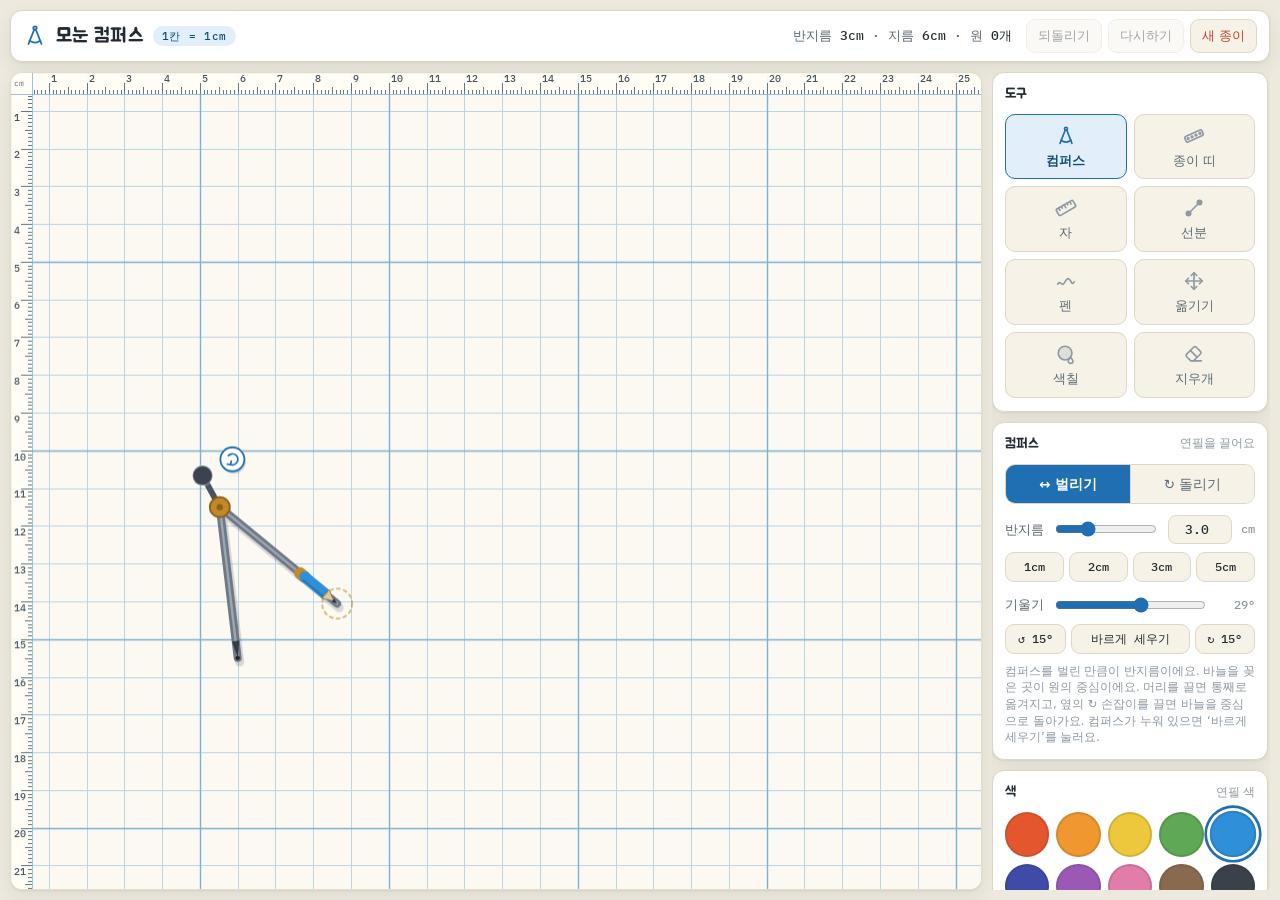
<file: index.html>
<!doctype html>
<html lang="ko">
<head>
<meta charset="utf-8">
<meta name="viewport" content="width=device-width, initial-scale=1, viewport-fit=cover">
<title>모눈 컴퍼스</title>
<meta name="description" content="모눈종이 위에서 컴퍼스·종이 띠·자로 원을 그려 보는 수학 도구">
<meta name="theme-color" content="#1F6FB2">
<meta name="mobile-web-app-capable" content="yes">
<meta name="apple-mobile-web-app-capable" content="yes">
<meta name="apple-mobile-web-app-title" content="모눈 컴퍼스">
<meta name="apple-mobile-web-app-status-bar-style" content="default">
<link rel="manifest" href="manifest.webmanifest">
<link rel="icon" type="image/png" sizes="32x32" href="icons/favicon-32.png">
<link rel="apple-touch-icon" href="icons/apple-touch-icon.png">
<style>
/* 글꼴은 앱 안에 들어 있다 — 인터넷이 없어도 같은 모습 */
@font-face{font-family:Jua;font-style:normal;font-weight:400;font-display:swap;src:url(fonts/jua-sub.woff2) format("woff2")}
@font-face{font-family:"IBM Plex Mono";font-style:normal;font-weight:500;font-display:swap;src:url(fonts/ibm-plex-mono-latin-500-normal.woff2) format("woff2")}
</style>
<style>
:root{
  /* 종이 — 두 테마에서 동일하게 유지한다. 도화지는 도화지다. */
  --paper:#FBF9F2;
  --paper-grid:#B9D5E6;
  --paper-grid5:#7EB1D0;
  --paper-edge:#E4DCC7;
  --ruler:rgba(255,253,246,.92);

  /* UI 크롬 — 테마에 따라 바뀐다 */
  --bg:#EDE9DE;
  --panel:#FFFFFF;
  --panel-2:#F6F2E8;
  --line:#DED7C5;
  --ink:#232A31;
  --ink-2:#5E6A75;
  --ink-3:#8E99A3;
  --accent:#1F6FB2;
  --accent-soft:#E2EFFA;
  --accent-ink:#0F4C82;
  --brass:#C2892C;
  --steel:#6E7886;
  --danger:#BE4529;
  --danger-soft:#FBEAE5;
  --shadow:0 1px 2px rgba(35,42,49,.07), 0 6px 18px rgba(35,42,49,.07);
  --r:12px;
}
@media (prefers-color-scheme:dark){
  :root:not([data-theme="light"]){
    --bg:#121A23;
    --panel:#1A242F;
    --panel-2:#16202A;
    --line:#2A3947;
    --ink:#E9F0F6;
    --ink-2:#A6B6C4;
    --ink-3:#77889A;
    --accent:#63B6EE;
    --accent-soft:#1B3448;
    --accent-ink:#BEE0FA;
    --brass:#DDA64B;
    --steel:#95A3B4;
    --danger:#EE8468;
    --danger-soft:#38221C;
    --shadow:0 1px 2px rgba(0,0,0,.35), 0 8px 24px rgba(0,0,0,.30);
  }
}
:root[data-theme="dark"]{
  --bg:#121A23;
  --panel:#1A242F;
  --panel-2:#16202A;
  --line:#2A3947;
  --ink:#E9F0F6;
  --ink-2:#A6B6C4;
  --ink-3:#77889A;
  --accent:#63B6EE;
  --accent-soft:#1B3448;
  --accent-ink:#BEE0FA;
  --brass:#DDA64B;
  --steel:#95A3B4;
  --danger:#EE8468;
  --danger-soft:#38221C;
  --shadow:0 1px 2px rgba(0,0,0,.35), 0 8px 24px rgba(0,0,0,.30);
}

*,*::before,*::after{box-sizing:border-box}
html{
  height:100%;
  padding-top:env(safe-area-inset-top,0px);
  padding-bottom:env(safe-area-inset-bottom,0px);
}
body{
  height:100%;
  margin:0;
  background:var(--bg);
  color:var(--ink);
  font-family:"Gothic A1","Malgun Gothic","Apple SD Gothic Neo",system-ui,sans-serif;
  font-size:14px;
  line-height:1.5;
  -webkit-text-size-adjust:100%;
}
img{max-width:100%}
[hidden]{display:none!important}
:focus-visible{outline:2.5px solid var(--accent);outline-offset:2px;border-radius:6px}

/* ---------- 뼈대 ---------- */
.app{
  height:100%;
  display:grid;
  grid-template-columns:1fr 278px;
  grid-template-rows:auto 1fr;
  gap:10px;
  padding:10px;
}

/* ---------- 상단 바 ---------- */
.topbar{
  grid-column:1/-1;
  display:flex;align-items:center;gap:14px;flex-wrap:wrap;
  background:var(--panel);
  border:1px solid var(--line);
  border-radius:var(--r);
  padding:8px 12px;
  box-shadow:var(--shadow);
}
.brand{display:flex;align-items:center;gap:9px;min-width:0}
.brand svg{flex:none;color:var(--accent)}
.brand h1{
  font-family:Jua,"Gothic A1",sans-serif;
  font-size:20px;font-weight:400;margin:0;letter-spacing:.01em;
  white-space:nowrap;
}
.tag{
  font-family:"IBM Plex Mono","Gothic A1",monospace;
  font-size:11px;letter-spacing:.06em;
  color:var(--accent-ink);background:var(--accent-soft);
  border-radius:999px;padding:2px 9px;white-space:nowrap;
}
.readout{
  font-family:"IBM Plex Mono","Gothic A1",monospace;
  font-variant-numeric:tabular-nums;
  font-size:13px;color:var(--ink-2);
  margin-inline-start:auto;
  white-space:nowrap;
}
.readout b{color:var(--ink);font-weight:500}
.topacts{display:flex;gap:6px;flex-wrap:wrap}

/* ---------- 버튼 ---------- */
button{font:inherit;color:inherit;cursor:pointer}
.btn{
  background:var(--panel-2);
  border:1px solid var(--line);
  border-radius:9px;
  padding:6px 11px;
  font-size:13px;
  transition:background .12s, border-color .12s, transform .06s;
}
.btn:hover:not(:disabled){background:var(--accent-soft);border-color:var(--accent)}
.btn:active:not(:disabled){transform:translateY(1px)}
.btn:disabled{opacity:.42;cursor:not-allowed}
.btn.danger{color:var(--danger)}
.btn.danger:hover:not(:disabled){background:var(--danger-soft);border-color:var(--danger)}

/* ---------- 종이 ---------- */
.stage{position:relative;min-width:0;min-height:0}
.paper-frame{
  position:absolute;inset:0;
  border:1px solid var(--paper-edge);
  border-radius:var(--r);
  overflow:hidden;
  background:var(--paper);
  box-shadow:var(--shadow);
}
#paper{display:block;width:100%;height:100%;touch-action:none;cursor:crosshair}
.toast{
  position:absolute;left:50%;bottom:16px;transform:translateX(-50%);
  background:#232A31;color:#FBF9F2;
  font-size:13.5px;padding:8px 16px;border-radius:999px;
  box-shadow:0 6px 20px rgba(0,0,0,.28);
  pointer-events:none;
  animation:pop .28s ease-out;
  max-width:calc(100% - 32px);text-align:center;
}
@keyframes pop{from{opacity:0;transform:translate(-50%,10px)}to{opacity:1;transform:translate(-50%,0)}}
@media (prefers-reduced-motion:reduce){
  .toast{animation:none}
  .btn:active:not(:disabled){transform:none}
}

/* ---------- 도구 패널 ---------- */
.panel{
  min-height:0;overflow-y:auto;overscroll-behavior:contain;
  display:flex;flex-direction:column;gap:10px;
  padding-right:2px;
}
.card{
  background:var(--panel);
  border:1px solid var(--line);
  border-radius:var(--r);
  padding:11px 12px 13px;
  box-shadow:var(--shadow);
}
.card h2{
  font-family:Jua,"Gothic A1",sans-serif;font-weight:400;
  font-size:14px;margin:0 0 9px;color:var(--ink);
  display:flex;align-items:center;gap:7px;
}
.card h2 .note{
  font-family:"Gothic A1",sans-serif;font-size:11.5px;color:var(--ink-3);margin-inline-start:auto;
}

.tools{display:grid;grid-template-columns:1fr 1fr;gap:7px}
.tool{
  display:flex;flex-direction:column;align-items:center;gap:5px;
  background:var(--panel-2);border:1.5px solid var(--line);
  border-radius:10px;padding:10px 4px 8px;
  font-size:12.5px;color:var(--ink-2);
  transition:background .12s,border-color .12s,color .12s;
}
.tool svg{color:var(--ink-3);transition:color .12s}
.tool:hover{border-color:var(--accent);color:var(--ink)}
.tool[aria-pressed="true"]{
  background:var(--accent-soft);border-color:var(--accent);
  color:var(--accent-ink);font-weight:700;
}
.tool[aria-pressed="true"] svg{color:var(--accent)}

.seg{display:grid;grid-template-columns:1fr 1fr;gap:0;border:1.5px solid var(--line);border-radius:10px;overflow:hidden;margin-bottom:11px}
.seg.seg3{grid-template-columns:1fr 1fr 1fr}
.seg.seg3 button{font-size:12.5px}
.seg button{
  background:var(--panel-2);border:0;padding:9px 4px;
  font-size:13.5px;color:var(--ink-2);
  display:flex;align-items:center;justify-content:center;gap:6px;
}
.seg button+button{border-left:1.5px solid var(--line)}
.seg button[aria-pressed="true"]{background:var(--accent);color:#fff;font-weight:700}
.seg .hintline{display:block;font-size:11px;color:var(--ink-3);margin-top:-6px}

.field{display:flex;align-items:center;gap:9px;margin-bottom:8px}
.field label{font-size:13px;color:var(--ink-2);white-space:nowrap}
input[type=range]{flex:1;min-width:0;accent-color:var(--accent);height:22px}
.num{
  width:64px;padding:5px 7px;text-align:right;
  font-family:"IBM Plex Mono","Gothic A1",monospace;font-variant-numeric:tabular-nums;
  font-size:13px;background:var(--panel-2);color:var(--ink);
  border:1px solid var(--line);border-radius:8px;
}
.unit{font-family:"IBM Plex Mono",monospace;font-size:12px;color:var(--ink-3)}
.stepbtns{display:flex;gap:5px}
.stepbtns .btn{flex:1;padding:5px 0;font-family:"IBM Plex Mono",monospace;font-size:12px}

.swatches{display:grid;grid-template-columns:repeat(5,1fr);gap:7px}
.sw{
  aspect-ratio:1;border-radius:50%;border:2px solid rgba(35,42,49,.14);
  padding:0;transition:transform .1s, box-shadow .12s;
}
.sw:hover{transform:scale(1.1)}
.sw[aria-pressed="true"]{
  box-shadow:0 0 0 2.5px var(--panel),0 0 0 5px var(--accent);
  transform:scale(1.06);
}

.checks{display:flex;flex-direction:column;gap:2px}
.chk{
  display:flex;align-items:center;gap:9px;
  padding:5px 6px;border-radius:8px;cursor:pointer;font-size:13.5px;
}
.chk:hover{background:var(--panel-2)}
.chk input{width:17px;height:17px;accent-color:var(--accent);flex:none;cursor:pointer}
.chk .dash{flex:none;width:22px;height:0;border-top-width:2.5px;border-radius:2px}

.selinfo{
  font-family:"IBM Plex Mono","Gothic A1",monospace;font-variant-numeric:tabular-nums;
  font-size:12.5px;color:var(--ink-2);
  background:var(--panel-2);border-radius:8px;padding:7px 10px;margin-bottom:9px;
}
.selinfo em{font-style:normal;color:var(--ink);font-weight:500}
.rowbtns{display:flex;gap:6px}
.rowbtns .btn{flex:1;text-align:center}

.btn.save{
  width:100%;padding:10px;font-size:14px;font-weight:700;
  background:var(--accent);border-color:var(--accent);color:#fff;
}
.btn.save:hover:not(:disabled){background:var(--accent-ink);border-color:var(--accent-ink)}
.btn.link{
  width:100%;background:none;border:0;padding:7px 0 0;
  font-size:12px;color:var(--accent);text-decoration:underline;text-underline-offset:2px;
}
.btn.link:hover{color:var(--accent-ink)}
.savenote{font-size:11.5px;color:var(--ink-3);margin:9px 0 0;line-height:1.45}
.sizehint{
  display:block;margin-top:7px;
  font-family:"IBM Plex Mono","Gothic A1",monospace;font-variant-numeric:tabular-nums;
  font-size:11.5px;color:var(--ink-2);
}

/* 저장 기능이 막힌 화면에서 직접 내려받을 수 있게 보여 주는 창 */
.peek{
  position:fixed;inset:0;z-index:50;
  background:rgba(18,26,35,.78);
  display:grid;place-items:center;padding:20px;
}
.peek-box{
  background:var(--panel);border-radius:14px;padding:16px;
  max-width:min(760px,100%);max-height:100%;overflow:auto;
  display:flex;flex-direction:column;gap:11px;
  box-shadow:0 20px 60px rgba(0,0,0,.4);
}
.peek-box p{margin:0;font-size:13px;color:var(--ink-2);line-height:1.5}
.peek-box textarea{
  font-family:"IBM Plex Mono",monospace;font-size:11px;line-height:1.5;
  width:100%;resize:vertical;padding:9px;border-radius:8px;
  border:1px solid var(--line);background:var(--panel-2);color:var(--ink);
  word-break:break-all;
}
.peek-box img{
  display:block;max-width:100%;border-radius:8px;
  background:
    linear-gradient(45deg,#DED8C8 25%,transparent 25%,transparent 75%,#DED8C8 75%),
    linear-gradient(45deg,#DED8C8 25%,#F6F2E8 25%,#F6F2E8 75%,#DED8C8 75%);
  background-size:16px 16px;background-position:0 0,8px 8px;
}

/* 순서가 실제로 의미 있는 곳 — 컴퍼스 사용 절차.
   li 를 grid 로 두면 <b> 와 그 뒤 글월이 서로 다른 칸으로 흩어진다. 글월은 한 흐름으로 두고
   번호만 따로 띄운다. */
.steps{list-style:none;margin:0;padding:0;counter-reset:s;display:flex;flex-direction:column;gap:10px}
.steps li{
  counter-increment:s;
  position:relative;
  padding-left:31px;
  min-height:22px;
  font-size:12.8px;color:var(--ink-2);line-height:1.55;
}
.steps li::before{
  content:counter(s);
  position:absolute;left:0;top:0;
  width:22px;height:22px;border-radius:50%;
  display:grid;place-items:center;
  font-family:"IBM Plex Mono",monospace;font-size:11.5px;
  background:var(--accent-soft);color:var(--accent-ink);
}
.steps b{color:var(--ink);font-weight:700}

.startthumb{
  display:block;width:100%;height:88px;
  border:1px solid var(--line);border-radius:9px;
  background:#FBF9F2;margin-bottom:9px;
}

details.cal{border-top:1px solid var(--line);margin-top:2px;padding-top:9px}
details.cal summary{font-size:12.5px;color:var(--ink-3);cursor:pointer;list-style:none;display:flex;align-items:center;gap:6px}
details.cal summary::-webkit-details-marker{display:none}
details.cal summary::before{content:"▸";font-size:10px;transition:transform .15s}
details.cal[open] summary::before{transform:rotate(90deg)}
details.cal p{font-size:11.5px;color:var(--ink-3);margin:8px 0 6px;line-height:1.45}

/* ---------- 좁은 화면 ---------- */
@media (max-width:880px){
  .app{
    height:auto;min-height:100%;
    grid-template-columns:1fr;
    grid-template-rows:auto auto auto;
  }
  .stage{height:56vh;min-height:300px}
  .panel{overflow:visible}
  .readout{margin-inline-start:0;width:100%;order:3}
  .topacts{margin-inline-start:auto}
}
</style>

</head>
<body>
<div class="app">

  <header class="topbar">
    <div class="brand">
      <svg width="24" height="24" viewBox="0 0 24 24" fill="none" stroke="currentColor" stroke-width="1.8" stroke-linecap="round" stroke-linejoin="round" aria-hidden="true">
        <circle cx="12" cy="4" r="1.7"/>
        <path d="M11.2 5.5 5.5 20"/><path d="M12.8 5.5 18.5 20"/>
        <path d="M6.6 16.6a9 9 0 0 0 10.8 0"/>
      </svg>
      <h1>모눈 컴퍼스</h1>
      <span class="tag" id="scaleTag">1칸 = 1cm</span>
    </div>
    <div class="readout" id="readout"></div>
    <div class="topacts">
      <button class="btn" id="btnUndo" type="button">되돌리기</button>
      <button class="btn" id="btnRedo" type="button">다시하기</button>
      <button class="btn danger" id="btnClear" type="button">새 종이</button>
      <button class="btn save" id="btnInstall" type="button" hidden style="width:auto;padding:6px 12px;font-size:13px">앱 설치</button>
    </div>
  </header>

  <div class="stage">
    <div class="paper-frame">
      <canvas id="paper"></canvas>
      <div class="toast" id="toast" hidden></div>
    </div>
  </div>

  <aside class="panel">

    <section class="card">
      <h2>도구</h2>
      <div class="tools" id="tools">
        <button class="tool" type="button" data-tool="compass" aria-pressed="true">
          <svg width="22" height="22" viewBox="0 0 24 24" fill="none" stroke="currentColor" stroke-width="1.8" stroke-linecap="round" stroke-linejoin="round" aria-hidden="true"><circle cx="12" cy="4" r="1.6"/><path d="M11.2 5.5 5.5 20"/><path d="M12.8 5.5 18.5 20"/><path d="M6.6 16.6a9 9 0 0 0 10.8 0"/></svg>
          컴퍼스
        </button>
        <button class="tool" type="button" data-tool="strip" aria-pressed="false">
          <svg width="22" height="22" viewBox="0 0 24 24" fill="none" stroke="currentColor" stroke-width="1.8" stroke-linecap="round" stroke-linejoin="round" aria-hidden="true"><g transform="rotate(-24 12 12)"><rect x="1.8" y="8.8" width="20.4" height="6.4" rx="1.6"/><circle cx="5" cy="12" r=".9" fill="currentColor"/><circle cx="9.7" cy="12" r=".9" fill="currentColor"/><circle cx="14.4" cy="12" r=".9" fill="currentColor"/><circle cx="19.1" cy="12" r=".9" fill="currentColor"/></g></svg>
          종이 띠
        </button>
        <button class="tool" type="button" data-tool="ruler" aria-pressed="false">
          <svg width="22" height="22" viewBox="0 0 24 24" fill="none" stroke="currentColor" stroke-width="1.8" stroke-linecap="round" stroke-linejoin="round" aria-hidden="true"><g transform="rotate(-30 12 12)"><rect x="1.5" y="8" width="21" height="8" rx="1.4"/><path d="M5 8v3M8.5 8v2M12 8v3.6M15.5 8v2M19 8v3"/></g></svg>
          자
        </button>
        <button class="tool" type="button" data-tool="line" aria-pressed="false">
          <svg width="22" height="22" viewBox="0 0 24 24" fill="none" stroke="currentColor" stroke-width="1.8" stroke-linecap="round" stroke-linejoin="round" aria-hidden="true"><path d="M6 18 18 6"/><circle cx="6" cy="18" r="2.4" fill="currentColor"/><circle cx="18" cy="6" r="2.4" fill="currentColor"/></svg>
          선분
        </button>
        <button class="tool" type="button" data-tool="pen" aria-pressed="false">
          <svg width="22" height="22" viewBox="0 0 24 24" fill="none" stroke="currentColor" stroke-width="1.8" stroke-linecap="round" stroke-linejoin="round" aria-hidden="true"><path d="M3 15.5c2.4-5.2 4.6 3.4 7.2-1.4S14.6 7.6 17 12s3 2.6 4 .9"/></svg>
          펜
        </button>
        <button class="tool" type="button" data-tool="select" aria-pressed="false">
          <svg width="22" height="22" viewBox="0 0 24 24" fill="none" stroke="currentColor" stroke-width="1.8" stroke-linecap="round" stroke-linejoin="round" aria-hidden="true"><path d="M12 3v18M3 12h18"/><path d="m9 6 3-3 3 3M9 18l3 3 3-3M6 9l-3 3 3 3M18 9l3 3-3 3"/></svg>
          옮기기
        </button>
        <button class="tool" type="button" data-tool="fill" aria-pressed="false">
          <svg width="22" height="22" viewBox="0 0 24 24" fill="none" stroke="currentColor" stroke-width="1.8" stroke-linecap="round" stroke-linejoin="round" aria-hidden="true"><circle cx="11" cy="11" r="7.5" fill="currentColor" fill-opacity=".22"/><path d="M17 15.5c1.6 1.9 2.6 3.2 2.6 4.2a2.6 2.6 0 0 1-5.2 0c0-1 1-2.3 2.6-4.2Z"/></svg>
          색칠
        </button>
        <button class="tool" type="button" data-tool="erase" aria-pressed="false">
          <svg width="22" height="22" viewBox="0 0 24 24" fill="none" stroke="currentColor" stroke-width="1.8" stroke-linecap="round" stroke-linejoin="round" aria-hidden="true"><path d="M8.5 19.5 4 15a2 2 0 0 1 0-2.8l7.6-7.6a2 2 0 0 1 2.8 0l4.6 4.6a2 2 0 0 1 0 2.8l-7.5 7.5Z"/><path d="M20 19.5h-9"/><path d="m8.2 8.3 6.5 6.5"/></svg>
          지우개
        </button>
      </div>
    </section>

    <section class="card" id="cardCompass">
      <h2><span id="instName">컴퍼스</span><span class="note">연필을 끌어요</span></h2>
      <div class="seg" id="seg">
        <button type="button" data-mode="open" aria-pressed="true" id="modeOpen">↔ 벌리기</button>
        <button type="button" data-mode="turn" aria-pressed="false">↻ 돌리기</button>
      </div>
      <div class="field">
        <label for="rRange">반지름</label>
        <input type="range" id="rRange" min="0.5" max="9" step="0.1" value="3">
        <input type="number" class="num" id="rNum" min="0.5" max="9" step="0.1" value="3.0">
        <span class="unit">cm</span>
      </div>
      <div class="stepbtns">
        <button class="btn" type="button" data-setr="1">1cm</button>
        <button class="btn" type="button" data-setr="2">2cm</button>
        <button class="btn" type="button" data-setr="3">3cm</button>
        <button class="btn" type="button" data-setr="5">5cm</button>
      </div>
      <div class="field" style="margin:10px 0 6px">
        <label for="tiltRange">기울기</label>
        <input type="range" id="tiltRange" min="-180" max="180" step="1" value="0">
        <span class="unit" id="tiltOut" style="min-width:38px;text-align:right">0°</span>
      </div>
      <div class="stepbtns">
        <button class="btn" type="button" data-rot="-15" aria-label="왼쪽으로 15도">↺ 15°</button>
        <button class="btn" type="button" id="btnUpright" style="flex:2">바르게 세우기</button>
        <button class="btn" type="button" data-rot="15" aria-label="오른쪽으로 15도">↻ 15°</button>
      </div>
      <p class="savenote" id="instHint"></p>
    </section>

    <section class="card" id="cardRul" hidden>
      <h2>자<span class="note" id="rulNote">—</span></h2>
      <div class="seg seg3" id="segRulLen">
        <button type="button" data-rlen="10" aria-pressed="false">10cm</button>
        <button type="button" data-rlen="15" aria-pressed="true">15cm</button>
        <button type="button" data-rlen="20" aria-pressed="false">20cm</button>
      </div>
      <div class="rowbtns">
        <button class="btn" type="button" data-rang="0">가로로 놓기</button>
        <button class="btn" type="button" data-rang="90">세로로 놓기</button>
      </div>
      <p class="savenote">재고 싶은 곳에 자의 <b>0</b>을 맞춰요. 종이를 누르면 0이 그 자리로 와요.<br>
      자 몸통을 끌면 옮겨지고, 끝의 <b>↻ 손잡이</b>를 끌면 0을 중심으로 돌아가요. <b>Shift</b>를 누르면 15°씩 돌아가요.<br>
      눈금 쪽 가장자리를 누르거나 마우스를 올리면 그 자리의 길이가 보여요.</p>
    </section>

    <section class="card" id="cardPen" hidden>
      <h2>펜<span class="note">자유롭게 그려요</span></h2>
      <div class="seg seg3" id="segPen">
        <button type="button" data-pen="thin" aria-pressed="false">가늘게</button>
        <button type="button" data-pen="mid" aria-pressed="true">보통</button>
        <button type="button" data-pen="bold" aria-pressed="false">굵게</button>
      </div>
      <p class="savenote" style="margin:0">종이 위를 누른 채 움직이면 그려져요. 마우스, 펜, 손가락 모두 돼요.<br>
      잘못 그렸으면 <b>지우개</b>를 누른 채 쓱 문질러요.</p>
    </section>

    <section class="card" id="cardLine" hidden>
      <h2>선분<span class="note" id="lineLen">—</span></h2>
      <p class="savenote" style="margin:0">종이의 한 점을 눌러 다른 점까지 <b>끌면</b> 선분이 그어져요. 끄는 동안 길이가 보여요.<br>
      <b>Shift</b>를 누른 채 끌면 가로·세로·45°로 곧게 그어져요.</p>
    </section>

    <section class="card">
      <h2>색<span class="note" id="colorNote">연필 색</span></h2>
      <div class="swatches" id="swatches"></div>
      <div class="checks" style="margin-top:9px">
        <label class="chk"><input type="checkbox" id="chkFillErase"> 색칠 도구로 칠 지우기</label>
      </div>
    </section>

    <section class="card">
      <h2>보기</h2>
      <div class="checks">
        <label class="chk"><input type="checkbox" id="chkCenter" checked><span class="dash" style="border-top-style:dotted;border-color:#2B333B"></span> 중심</label>
        <label class="chk"><input type="checkbox" id="chkRadius"><span class="dash" style="border-top-style:solid;border-color:#1F6FB2"></span> 반지름</label>
        <label class="chk"><input type="checkbox" id="chkDiameter"><span class="dash" style="border-top-style:dashed;border-color:#B4531F"></span> 지름</label>
        <label class="chk"><input type="checkbox" id="chkLength" checked><span class="dash" style="border-top-style:solid;border-color:#2E7D5B"></span> 선분 길이</label>
      </div>
      <div class="checks" style="margin-top:6px;border-top:1px solid var(--line);padding-top:6px">
        <label class="chk"><input type="checkbox" id="chkGrid" checked> 모눈</label>
        <label class="chk"><input type="checkbox" id="chkRuler" checked> 눈금자</label>
        <label class="chk"><input type="checkbox" id="chkSnap" checked> 모눈에 딱 맞추기</label>
      </div>
      <details class="cal">
        <summary>화면 보정</summary>
        <p>진짜 자를 화면에 대고, 모눈 한 칸이 1cm가 되도록 맞춰요.</p>
        <div class="field" style="margin:0">
          <input type="range" id="calRange" min="0.6" max="1.6" step="0.01" value="1">
          <span class="unit" id="calOut">100%</span>
        </div>
      </details>
    </section>

    <section class="card" id="cardSel" hidden>
      <h2>고른 그림<span class="note" id="selCount">0개</span></h2>
      <div class="selinfo" id="selInfo"></div>
      <div class="rowbtns" style="margin-bottom:6px">
        <button class="btn" type="button" id="btnSelAll">모두 고르기</button>
        <button class="btn" type="button" id="btnSelNone">고르기 해제</button>
      </div>
      <div class="rowbtns">
        <button class="btn" type="button" id="btnSelFill">색칠하기</button>
        <button class="btn danger" type="button" id="btnSelDel">삭제</button>
      </div>
    </section>

    <section class="card">
      <h2>저장<span class="note">PNG 그림 파일</span></h2>
      <div class="seg seg3" id="segScope">
        <button type="button" data-scope="sel" aria-pressed="true">고른 그림</button>
        <button type="button" data-scope="area" aria-pressed="false">영역</button>
        <button type="button" data-scope="all" aria-pressed="false">종이 전체</button>
      </div>
      <div id="cropRow" hidden style="margin:-4px 0 11px">
        <button class="btn" type="button" id="btnCrop" style="width:100%">✂ 영역 다시 정하기</button>
      </div>
      <div class="seg seg3" id="segBg">
        <button type="button" data-bg="grid" aria-pressed="true">모눈</button>
        <button type="button" data-bg="white" aria-pressed="false">흰 바탕</button>
        <button type="button" data-bg="none" aria-pressed="false">투명</button>
      </div>
      <div class="seg seg3" id="segScale">
        <button type="button" data-scale="1" aria-pressed="true">작게</button>
        <button type="button" data-scale="2" aria-pressed="false">보통</button>
        <button type="button" data-scale="3" aria-pressed="false">크게</button>
      </div>
      <button class="btn save" type="button" id="btnSave">PNG로 저장</button>
      <button class="btn link" type="button" id="btnPeek">그림 열어서 직접 저장하기</button>
      <span class="sizehint" id="sizeHint"></span>
      <p class="savenote" id="saveNote"></p>
    </section>

    <section class="card" id="cardGuide">
      <h2>따라 그리기<span class="note" id="guideNote">예시 없음</span></h2>
      <div class="rowbtns">
        <button class="btn" type="button" id="btnGuideCopy">예시 코드 복사</button>
        <button class="btn" type="button" id="btnGuidePaste">코드 붙여 넣기</button>
      </div>
      <div id="guideOn" hidden style="margin-top:8px">
        <div class="checks" style="margin-bottom:6px">
          <label class="chk"><input type="checkbox" id="chkGuide" checked><span class="dash" style="border-top-style:dashed;border-color:#8E99A3"></span> 예시 보기</label>
        </div>
        <div class="rowbtns">
          <button class="btn" type="button" id="btnGuideTake">내 그림으로 가져오기</button>
          <button class="btn danger" type="button" id="btnGuideClear">예시 지우기</button>
        </div>
      </div>
      <p class="savenote" id="guideHelp"><b>선생님</b>: 예시를 그리고 ‘예시 코드 복사’를 눌러, 이 페이지 링크와 함께 보내요.<br>
      <b>학생</b>: 링크를 열고 ‘코드 붙여 넣기’에 받은 코드를 넣으면 예시가 흐린 점선으로 깔려요. 그 위에 따라 그려요.</p>
    </section>

    <section class="card" id="cardStart">
      <h2>출발 그림<span class="note" id="startNote">—</span></h2>
      <canvas class="startthumb" id="startThumb" hidden></canvas>
      <button class="btn" type="button" id="btnStartLoad" style="width:100%">출발 그림으로 되돌리기</button>
      <div id="startOwner" hidden style="margin-top:6px">
        <div class="rowbtns">
          <button class="btn" type="button" id="btnStartSet">지금 그림으로 정하기</button>
          <button class="btn danger" type="button" id="btnStartClear">없애기</button>
        </div>
      </div>
      <button class="btn link" type="button" id="btnStartCopy">출발 그림 코드 복사</button>
      <p class="savenote" id="startHelp"></p>
    </section>

    <section class="card">
      <h2>이렇게 그려요</h2>
      <ol class="steps">
        <li>연필을 끌어 <b>반지름</b>을 정해요. 컴퍼스는 벌리고, 종이 띠는 연필 꽂을 구멍을 골라요.</li>
        <li>종이를 눌러 <b>원의 중심</b>에 바늘이나 누름핀을 꽂아요.</li>
        <li><b>돌리기</b>로 바꾸고, 연필을 잡아 한 바퀴 빙 돌려요. 돌린 만큼만 그려져요.</li>
      </ol>
      <p class="savenote">두 도구 모두 <b>중심과 반지름이 같으면 같은 원</b>이 그려져요. 도구를 바꿔 가며 같은 원을 그려 보세요.</p>
      <p class="savenote"><b>선분</b> 도구는 한 점에서 다른 점까지 끌면 그어져요. 반지름이나 지름을 선분으로 그어 재어 보세요. <b>자</b>를 종이 위에 대면 원의 지름이나 선분의 길이를 직접 잴 수 있어요.
      <b>펜</b>으로는 원 안에 얼굴을 그리거나 이름을 쓰는 것처럼 자유롭게 그릴 수 있어요.</p>
      <p class="savenote"><b>두 손가락</b>을 벌리거나 오므리면 종이가 커지고 작아져요. <b>두 손가락으로 끌면</b> 종이가 위아래·옆으로 움직여요. 위쪽의 ‘1칸 = 1cm · ○○%’ 표를 누르면 처음대로 돌아가요.</p>
    </section>

  </aside>
</div>

<div class="peek" id="peek" hidden>
  <div class="peek-box">
    <p id="peekMsg"></p>
    <img id="peekImg" alt="저장할 그림">
    <textarea id="peekText" hidden readonly rows="5" spellcheck="false"></textarea>
    <div class="rowbtns">
      <button class="btn save" type="button" id="peekLoad" hidden style="width:auto">불러오기</button>
      <button class="btn" type="button" id="peekClose">닫기</button>
    </div>
  </div>
</div>

<script type="application/json" id="startScene">null</script>

<script>
(function(){
"use strict";

/* 이 페이지가 스스로 새 버전을 낼 때 쓸 원본. 아무것도 건드리기 전에 떠 둔다. */
var PRISTINE = document.documentElement.outerHTML;

var TAU = Math.PI * 2;
var STORE = "mogeun-compass-v1";

/* ============ 상태 ============ */
var S = {
  tool: "compass",
  cmode: "open",
  color: "#2F8FD8",
  pen: "mid",
  fillErase: false,
  show: { center:true, radius:false, diameter:false, length:true },
  grid: true, ruler: true, snap: true,
  cal: 1,
  zoom: 1,
  view: { x: 0, y: 0 },   /* 화면 왼쪽 위가 종이의 어디인지 (cm) — 손가락으로 밀어 옮긴다 */        /* 보기 배율 — 작을수록 종이가 넓게 보인다. 그림의 cm 크기는 바뀌지 않는다 */
  shapes: [],
  compass: { x:5, y:6, r:3, ang:-0.5 },
  rul: { x:1, y:2, ang:0, len:15 },
  guide: null,          /* 따라 그릴 예시 — 흐리게 깔리고, 고르거나 지울 수 없다 */
  showGuide: true
};
/* 페이지에 박혀 있는 출발 그림 — 링크를 여는 모든 사람이 이 그림에서 시작한다 */
var START = null;
try {
  var _sc = document.getElementById("startScene");
  var _raw = _sc ? _sc.textContent.trim() : "";
  if (_raw && _raw !== "null") START = JSON.parse(_raw);
} catch (err) { START = null; }

var selIds = [], activeId = null, seeded = false;
var undoStack = [], redoStack = [];
var saveScope = "sel", saveBg = "grid", saveScale = 1;
var crop = null, cropMode = false;   /* 저장할 영역 (cm) — 종이 위에 네모를 그려 정한다 */

function isSel(id){ return selIds.indexOf(id) !== -1; }
function setSel(ids){ selIds = ids.slice(); }
function toggleSel(id){
  var i = selIds.indexOf(id);
  if (i === -1) selIds.push(id); else selIds.splice(i, 1);
}
function selShapes(){
  var out = [], i;
  for (i = 0; i < S.shapes.length; i++) if (isSel(S.shapes[i].id)) out.push(S.shapes[i]);
  return out;
}
function pruneSel(){
  selIds = selIds.filter(function(id){ return !!byId(id); });
}

var COLORS = [
  ["#E4572E","빨강"], ["#F0982F","주황"], ["#EDC83C","노랑"], ["#5FA855","초록"], ["#2F8FD8","파랑"],
  ["#3E4CA8","남색"], ["#9B59B6","보라"], ["#E27CA8","분홍"], ["#8A6A4F","갈색"], ["#3A4148","검정"]
];
var C_CENTER = "#2B333B", C_RADIUS = "#1F6FB2", C_DIAM = "#B4531F", C_LEN = "#2E7D5B";
var PAPER = "#FBF9F2", GRID = "#B9D5E6", GRID5 = "#7EB1D0";
var STEEL = "#6E7886", STEEL_D = "#49525E", BRASS = "#C2892C", BRASS_D = "#8E6117";

/* ============ 캔버스 ============ */
var cv = document.getElementById("paper");
var ctx = cv.getContext("2d");
var W = 0, H = 0, PPC = 37.8, BASE_PPC = 37.8;
var Wcm = 0, Hcm = 0;
/* 그리는 창의 왼쪽 위 모서리가 종이의 어디인지 (px). 화면은 0,0, 저장할 때는 잘라낸 위치 */
var OX = 0, OY = 0;

function measureBasePPC(){
  var d = document.createElement("div");
  d.style.cssText = "width:1cm;height:1px;position:absolute;left:-9999px;top:-9999px;visibility:hidden";
  document.body.appendChild(d);
  var v = d.getBoundingClientRect().width;
  d.parentNode.removeChild(d);
  return (v > 10 && v < 300) ? v : 37.7952755906;
}

function resize(){
  var rect = cv.getBoundingClientRect();
  var dpr = Math.min(window.devicePixelRatio || 1, 2.5);
  W = Math.max(1, Math.round(rect.width));
  H = Math.max(1, Math.round(rect.height));
  cv.width = Math.round(W * dpr);
  cv.height = Math.round(H * dpr);
  ctx.setTransform(dpr, 0, 0, dpr, 0, 0);
  PPC = BASE_PPC * S.cal * S.zoom;
  OX = S.view.x * PPC; OY = S.view.y * PPC;
  Wcm = W / PPC; Hcm = H / PPC;
  if (!seeded) scheduleSeed();
  /* claude.ai 화면 안에서는 종이 크기가 늦게 정해진다. 아직 아무도 컴퍼스를 건드리지 않았으면
     크기가 바뀔 때마다 다시 놓아서, 마지막 크기를 기준으로 자리 잡게 한다. */
  if (compassAuto) placeCompassDefault();
  if (rulAuto) placeRulDefault();
  clampCompass(); clampRul();
  draw();
  drawStartThumb();
}

/* 레이아웃이 자리를 잡은 뒤에 출발 그림을 놓는다 */
var seedTimer = null;
function scheduleSeed(){
  clearTimeout(seedTimer);
  seedTimer = setTimeout(function(){
    if (seeded || W < 100) return;
    seeded = true;
    applyStart();
    draw(); syncReadout(); syncSel();
  }, 150);
}

/* 출발 그림이 있으면 그것으로, 없으면 빈 종이에서 시작한다 */
function startShapes(){
  if (!START || !Array.isArray(START.shapes)) return null;
  try { return JSON.parse(JSON.stringify(START.shapes)); } catch (err){ return null; }
}
function applyStart(){
  var st = startShapes();
  S.shapes = [];
  selIds = []; activeId = null;
  if (st){
    S.shapes = st;
    if (START.compass){
      try { S.compass = JSON.parse(JSON.stringify(START.compass)); compassAuto = false; } catch (err){}
    }
  }
  if (compassAuto) placeCompassDefault();
  clampCompass(); syncRadiusUI();
}

function w2s(xcm, ycm){ return { x: xcm * PPC - OX, y: ycm * PPC - OY }; }

/* ============ 첫 화면 ============ */
/* 반지름 3cm로 벌린 컴퍼스를 종이 왼쪽 아래 즈음에 둔다 */
var compassAuto = true;
function placeCompassDefault(){
  if (!Wcm) return;
  S.compass.r = 3;
  S.compass.ang = -0.5;
  S.compass.x = round5(S.view.x + Math.max(1, Math.min(6, Wcm * 0.3)));
  S.compass.y = round5(S.view.y + Math.max(1.5, Math.min(Hcm - 1, Hcm * 0.72)));
  syncRadiusUI();
}
function round5(v){ return Math.round(v * 2) / 2; }
var idSeq = 1;
function newId(){ return "s" + (idSeq++) + "_" + Math.random().toString(36).slice(2,7); }
function mkShape(cx, cy, r, stroke, fill, a0, sweep){
  return { id: newId(), cx:cx, cy:cy, r:r, stroke:stroke, fill:fill||null, a0:a0, sweep:sweep };
}
function mkLine(x1, y1, x2, y2, stroke){
  return { id: newId(), type:"line", x1:x1, y1:y1, x2:x2, y2:y2, stroke:stroke };
}
function mkPath(pts, stroke, w){
  return { id: newId(), type:"path", pts:pts, stroke:stroke, w:w };
}
/* 예전에 저장한 그림에는 type이 없다 — 없으면 원(호)으로 본다.
   "선분이 아니면 원"으로 판단하면 자유선이 원으로 읽힌다. 원인지를 직접 묻는다. */
function isArc(sh){ return !sh.type; }
function isLine(sh){ return sh.type === "line"; }
function isPath(sh){ return sh.type === "path"; }
function isClosed(sh){ return isArc(sh) && Math.abs(sh.sweep) >= TAU - 1e-6; }
function lineLen(sh){ return Math.hypot(sh.x2 - sh.x1, sh.y2 - sh.y1); }
function byId(id){ for (var i=0;i<S.shapes.length;i++) if (S.shapes[i].id === id) return S.shapes[i]; return null; }

function bboxOf(sh){
  if (isLine(sh)) return {
    x0: Math.min(sh.x1, sh.x2), y0: Math.min(sh.y1, sh.y2),
    x1: Math.max(sh.x1, sh.x2), y1: Math.max(sh.y1, sh.y2)
  };
  if (isPath(sh)){
    var b = { x0: Infinity, y0: Infinity, x1: -Infinity, y1: -Infinity };
    for (var i = 0; i < sh.pts.length; i++){
      var q = sh.pts[i];
      if (q[0] < b.x0) b.x0 = q[0]; if (q[0] > b.x1) b.x1 = q[0];
      if (q[1] < b.y0) b.y0 = q[1]; if (q[1] > b.y1) b.y1 = q[1];
    }
    return b;
  }
  return { x0: sh.cx - sh.r, y0: sh.cy - sh.r, x1: sh.cx + sh.r, y1: sh.cy + sh.r };
}
function anchorOf(sh){
  if (isLine(sh)) return { x: sh.x1, y: sh.y1 };
  if (isPath(sh)) return { x: sh.pts[0][0], y: sh.pts[0][1] };
  return { x: sh.cx, y: sh.cy };
}
function snapshotOf(sh){
  if (isLine(sh)) return { x1: sh.x1, y1: sh.y1, x2: sh.x2, y2: sh.y2 };
  if (isPath(sh)) return { pts: sh.pts.map(function(q){ return [q[0], q[1]]; }) };
  return { cx: sh.cx, cy: sh.cy };
}
function r2(v){ return Math.round(v * 100) / 100; }
function applyMove(sh, s0, dx, dy){
  if (isLine(sh)){
    sh.x1 = r2(s0.x1 + dx); sh.y1 = r2(s0.y1 + dy);
    sh.x2 = r2(s0.x2 + dx); sh.y2 = r2(s0.y2 + dy);
  } else if (isPath(sh)){
    sh.pts = s0.pts.map(function(q){ return [r2(q[0] + dx), r2(q[1] + dy)]; });
  } else {
    sh.cx = r2(s0.cx + dx); sh.cy = r2(s0.cy + dy);
  }
}
function distToSeg(p, a, b){
  var vx = b.x - a.x, vy = b.y - a.y, L2 = vx * vx + vy * vy;
  var t = L2 ? ((p.x - a.x) * vx + (p.y - a.y) * vy) / L2 : 0;
  t = Math.max(0, Math.min(1, t));
  return Math.hypot(p.x - (a.x + t * vx), p.y - (a.y + t * vy));
}

/* ---- 자유선 ---- */
var PEN_W = { thin: 2, mid: 3.5, bold: 7 };

/* 손이 지나간 자리를 다 남기면 저장이 무거워진다. 모양이 바뀌지 않는 점은 덜어 낸다. */
function simplify(pts, eps){
  if (pts.length < 3) return pts;
  var keep = new Array(pts.length), stack = [[0, pts.length - 1]];
  keep[0] = keep[pts.length - 1] = true;
  function P(q){ return { x: q[0], y: q[1] }; }
  while (stack.length){
    var s = stack.pop(), a = s[0], b = s[1], maxD = 0, idx = -1;
    for (var i = a + 1; i < b; i++){
      var d = distToSeg(P(pts[i]), P(pts[a]), P(pts[b]));
      if (d > maxD){ maxD = d; idx = i; }
    }
    if (idx !== -1 && maxD > eps){ keep[idx] = true; stack.push([a, idx], [idx, b]); }
  }
  return pts.filter(function(q, i){ return keep[i]; });
}

/* 점과 점 사이를 가운데점으로 이어 부드럽게 그린다 */
function tracePath(pts){
  var n = pts.length, i, a, b;
  var p0 = w2s(pts[0][0], pts[0][1]);
  ctx.beginPath();
  ctx.moveTo(p0.x, p0.y);
  if (n === 1){ ctx.lineTo(p0.x + 0.01, p0.y); return; }   /* 콕 찍으면 점 */
  for (i = 1; i < n - 1; i++){
    a = w2s(pts[i][0], pts[i][1]);
    b = w2s(pts[i + 1][0], pts[i + 1][1]);
    ctx.quadraticCurveTo(a.x, a.y, (a.x + b.x) / 2, (a.y + b.y) / 2);
  }
  var last = w2s(pts[n - 1][0], pts[n - 1][1]);
  ctx.lineTo(last.x, last.y);
}
function drawPath(sh){
  tracePath(sh.pts);
  ctx.strokeStyle = sh.stroke; ctx.lineWidth = sh.w || PEN_W.mid;
  ctx.lineCap = "round"; ctx.lineJoin = "round";
  ctx.stroke();
}
function distToPath(p, sh){
  var pts = sh.pts, best = Infinity, i;
  if (pts.length === 1) return dist(p, w2s(pts[0][0], pts[0][1]));
  var prev = w2s(pts[0][0], pts[0][1]);
  for (i = 1; i < pts.length; i++){
    var cur = w2s(pts[i][0], pts[i][1]);
    var d = distToSeg(p, prev, cur);
    if (d < best) best = d;
    prev = cur;
  }
  return best;
}

/* ============ 그리기 ============ */
function draw(){
  ctx.clearRect(0, 0, W, H);
  ctx.fillStyle = PAPER;
  ctx.fillRect(0, 0, W, H);
  if (S.grid) drawGrid();
  if (S.guide && S.showGuide) drawGuideLayer();
  drawShapes();
  drawSelection();
  if (S.ruler) drawRulers();
  if (isCircleTool(S.tool)) drawInstrument();
  if (S.tool === "ruler") drawRulTool();
  if (drag && drag.mode === "band") drawBand();
  if (saveScope === "area" && (crop || cropMode)) drawCrop();
}

function drawGrid(){
  var i, p;
  var ix0 = Math.floor(OX / PPC), ix1 = Math.ceil((OX + W) / PPC);
  var iy0 = Math.floor(OY / PPC), iy1 = Math.ceil((OY + H) / PPC);

  ctx.lineWidth = 1;
  ctx.strokeStyle = GRID;
  ctx.beginPath();
  for (i = ix0; i <= ix1; i++){
    if (i % 5 === 0) continue;
    p = Math.round(i * PPC - OX) + 0.5;
    ctx.moveTo(p, 0); ctx.lineTo(p, H);
  }
  for (i = iy0; i <= iy1; i++){
    if (i % 5 === 0) continue;
    p = Math.round(i * PPC - OY) + 0.5;
    ctx.moveTo(0, p); ctx.lineTo(W, p);
  }
  ctx.stroke();

  ctx.lineWidth = 1.4;
  ctx.strokeStyle = GRID5;
  ctx.beginPath();
  for (i = ix0; i <= ix1; i++){
    if (i % 5 !== 0) continue;
    p = Math.round(i * PPC - OX) + 0.5;
    ctx.moveTo(p, 0); ctx.lineTo(p, H);
  }
  for (i = iy0; i <= iy1; i++){
    if (i % 5 !== 0) continue;
    p = Math.round(i * PPC - OY) + 0.5;
    ctx.moveTo(0, p); ctx.lineTo(W, p);
  }
  ctx.stroke();
}

function drawRulers(){
  var T = 21, mm = PPC / 10, i, x, y, len, step;
  ctx.save();
  ctx.fillStyle = "rgba(255,253,246,.93)";
  ctx.fillRect(0, 0, W, T);
  ctx.fillRect(0, 0, T, H);
  ctx.strokeStyle = "rgba(126,177,208,.75)";
  ctx.lineWidth = 1;
  ctx.beginPath();
  ctx.moveTo(0, T + 0.5); ctx.lineTo(W, T + 0.5);
  ctx.moveTo(T + 0.5, 0); ctx.lineTo(T + 0.5, H);
  ctx.stroke();

  ctx.strokeStyle = "#5F7A8C";
  ctx.lineWidth = 1;
  ctx.beginPath();
  /* 종이를 밀어 옮겨도 눈금은 종이의 cm를 그대로 따라간다 */
  var showMm = mm >= 3;
  for (i = Math.floor(OX / mm); i * mm - OX <= W; i++){
    if (!showMm && i % 5 !== 0) continue;
    x = Math.round(i * mm - OX) + 0.5;
    if (x < T) continue;
    len = (i % 10 === 0) ? 11 : (i % 5 === 0) ? 7 : 4;
    ctx.moveTo(x, T); ctx.lineTo(x, T - len);
  }
  for (i = Math.floor(OY / mm); i * mm - OY <= H; i++){
    if (!showMm && i % 5 !== 0) continue;
    y = Math.round(i * mm - OY) + 0.5;
    if (y < T) continue;
    len = (i % 10 === 0) ? 11 : (i % 5 === 0) ? 7 : 4;
    ctx.moveTo(T, y); ctx.lineTo(T - len, y);
  }
  ctx.stroke();

  step = PPC < 30 ? (PPC < 17 ? 5 : 2) : 1;
  ctx.fillStyle = "#43535F";
  ctx.font = '500 9.5px "IBM Plex Mono", monospace';
  ctx.textAlign = "left"; ctx.textBaseline = "middle";
  for (i = Math.ceil(OX / PPC / step) * step; i * PPC - OX <= W - 8; i += step){
    x = i * PPC - OX;
    if (x < T + 2 || i === 0) continue;
    ctx.fillText(String(i), x + 2, 6);
  }
  for (i = Math.ceil(OY / PPC / step) * step; i * PPC - OY <= H - 8; i += step){
    y = i * PPC - OY;
    if (y < T + 2 || i === 0) continue;
    ctx.fillText(String(i), 3, y + 7);
  }
  ctx.fillStyle = "#7C8A95";
  ctx.font = '500 8px "IBM Plex Mono", monospace';
  ctx.fillText("cm", 3, 11);
  ctx.restore();
}

function drawLine(sh){
  var a = w2s(sh.x1, sh.y1), b = w2s(sh.x2, sh.y2);
  ctx.beginPath();
  ctx.moveTo(a.x, a.y); ctx.lineTo(b.x, b.y);
  ctx.strokeStyle = sh.stroke; ctx.lineWidth = 2.6; ctx.lineCap = "round";
  ctx.stroke();
  /* 선분은 두 끝점이 있어야 선분이다 */
  for (var k = 0; k < 2; k++){
    var e = k ? b : a;
    ctx.beginPath(); ctx.arc(e.x, e.y, 4.2, 0, TAU);
    ctx.fillStyle = "rgba(251,249,242,.95)"; ctx.fill();
    ctx.beginPath(); ctx.arc(e.x, e.y, 2.7, 0, TAU);
    ctx.fillStyle = sh.stroke; ctx.fill();
  }
}

function drawShapes(){
  var i, sh, c, rp;
  for (i = 0; i < S.shapes.length; i++){
    sh = S.shapes[i];
    if (isLine(sh)){ drawLine(sh); continue; }
    if (isPath(sh)){ drawPath(sh); continue; }
    c = w2s(sh.cx, sh.cy); rp = sh.r * PPC;
    if (sh.fill && isClosed(sh)){
      ctx.beginPath(); ctx.arc(c.x, c.y, rp, 0, TAU);
      var ga = ctx.globalAlpha;
      ctx.globalAlpha = ga * 0.5; ctx.fillStyle = sh.fill; ctx.fill(); ctx.globalAlpha = ga;
    }
    ctx.beginPath();
    if (isClosed(sh)) ctx.arc(c.x, c.y, rp, 0, TAU);
    else if (Math.abs(sh.sweep) > 1e-4) ctx.arc(c.x, c.y, rp, sh.a0, sh.a0 + sh.sweep, sh.sweep < 0);
    ctx.strokeStyle = sh.stroke; ctx.lineWidth = 2.6;
    ctx.lineCap = "round"; ctx.stroke();
  }
  for (i = 0; i < S.shapes.length; i++) drawMeasures(S.shapes[i]);
}

/* 예시는 같은 그리기 함수로, 옅은 점선으로 그린다 */
function drawGuideLayer(){
  var _shapes = S.shapes, _show = S.show;
  S.shapes = S.guide;
  S.show = { center: true, radius: false, diameter: false, length: false };
  ctx.save();
  ctx.globalAlpha = 0.38;
  ctx.setLineDash([7, 6]);
  try { drawShapes(); } catch (err) {}
  finally { ctx.restore(); S.shapes = _shapes; S.show = _show; }
}

function chip(x, y, text, color){
  ctx.font = '500 11px "IBM Plex Mono","Gothic A1",monospace';
  var w = ctx.measureText(text).width + 12, h = 17;
  var left = Math.max(2, Math.min(W - w - 2, x - w / 2));
  var top = Math.max(2, Math.min(H - h - 2, y - h / 2));
  ctx.beginPath();
  if (ctx.roundRect) ctx.roundRect(left, top, w, h, 5);
  else ctx.rect(left, top, w, h);
  ctx.fillStyle = "rgba(251,249,242,.94)"; ctx.fill();
  ctx.strokeStyle = color; ctx.lineWidth = 1; ctx.globalAlpha = .45; ctx.stroke(); ctx.globalAlpha = 1;
  ctx.fillStyle = color; ctx.textAlign = "center"; ctx.textBaseline = "middle";
  ctx.fillText(text, left + w / 2, top + h / 2 + .5);
}
function fmt(v){ return (Math.round(v * 10) / 10).toFixed(1).replace(/\.0$/, ""); }

function drawMeasures(sh){
  if (isPath(sh)) return;      /* 자유선에는 잴 것이 없다 */
  if (isLine(sh)){
    /* 긋는 중에는 켜짐 여부와 상관없이 길이를 보여 준다 */
    var live = !!(drag && drag.mode === "line" && drag.id === sh.id);
    if (!S.show.length && !live) return;
    var a = w2s(sh.x1, sh.y1), b = w2s(sh.x2, sh.y2);
    var nx = b.y - a.y, ny = -(b.x - a.x), m = Math.hypot(nx, ny) || 1;
    chip((a.x + b.x) / 2 + nx / m * 15, (a.y + b.y) / 2 + ny / m * 15,
         fmt(lineLen(sh)) + "cm", C_LEN);
    return;
  }
  if (!S.show.center && !S.show.radius && !S.show.diameter) return;
  var c = w2s(sh.cx, sh.cy), rp = sh.r * PPC;
  ctx.save();
  ctx.lineCap = "round";

  if (S.show.diameter){
    ctx.strokeStyle = C_DIAM; ctx.lineWidth = 1.7;
    ctx.setLineDash([6, 4]);
    ctx.beginPath(); ctx.moveTo(c.x - rp, c.y); ctx.lineTo(c.x + rp, c.y); ctx.stroke();
    ctx.setLineDash([]);
    ctx.beginPath();
    ctx.moveTo(c.x - rp, c.y - 5); ctx.lineTo(c.x - rp, c.y + 5);
    ctx.moveTo(c.x + rp, c.y - 5); ctx.lineTo(c.x + rp, c.y + 5);
    ctx.stroke();
    chip(c.x, c.y + 17, "지름 " + fmt(sh.r * 2) + "cm", C_DIAM);
  }
  if (S.show.radius){
    var a = -0.72;
    var ex = c.x + Math.cos(a) * rp, ey = c.y + Math.sin(a) * rp;
    ctx.strokeStyle = C_RADIUS; ctx.lineWidth = 1.9;
    ctx.beginPath(); ctx.moveTo(c.x, c.y); ctx.lineTo(ex, ey); ctx.stroke();
    ctx.beginPath(); ctx.arc(ex, ey, 3, 0, TAU); ctx.fillStyle = C_RADIUS; ctx.fill();
    chip((c.x + ex) / 2 + 12, (c.y + ey) / 2 - 12, "반지름 " + fmt(sh.r) + "cm", C_RADIUS);
  }
  if (S.show.center){
    ctx.beginPath(); ctx.arc(c.x, c.y, 4.6, 0, TAU);
    ctx.fillStyle = "rgba(251,249,242,.95)"; ctx.fill();
    ctx.beginPath(); ctx.arc(c.x, c.y, 2.8, 0, TAU);
    ctx.fillStyle = C_CENTER; ctx.fill();
    chip(c.x, c.y - 17, "중심", C_CENTER);
  }
  ctx.restore();
}

function drawSelection(){
  if (!selIds.length) return;
  var list = selShapes();
  ctx.save();
  for (var i = 0; i < list.length; i++){
    var sh = list[i];
    ctx.strokeStyle = "#1F6FB2"; ctx.lineWidth = 1.6;
    if (isPath(sh)){
      /* 선 자체를 굵고 옅게 한 번 더 — 어느 선을 골랐는지 바로 보인다 */
      tracePath(sh.pts);
      ctx.globalAlpha = .24;
      ctx.lineWidth = (sh.w || PEN_W.mid) + 9;
      ctx.lineCap = "round"; ctx.lineJoin = "round";
      ctx.stroke();
      ctx.globalAlpha = 1;
      continue;
    }
    if (isLine(sh)){
      var a = w2s(sh.x1, sh.y1), b = w2s(sh.x2, sh.y2);
      ctx.setLineDash([7, 5]);
      ctx.lineWidth = 8; ctx.lineCap = "round";
      ctx.globalAlpha = .22;
      ctx.beginPath(); ctx.moveTo(a.x, a.y); ctx.lineTo(b.x, b.y); ctx.stroke();
      ctx.globalAlpha = 1; ctx.setLineDash([]); ctx.lineWidth = 1.8;
      /* 끝점 손잡이 — 잡아서 길이를 고칠 수 있다 */
      for (var k = 0; k < 2; k++){
        var e = k ? b : a;
        ctx.beginPath(); ctx.arc(e.x, e.y, 6.5, 0, TAU);
        ctx.fillStyle = "#FBF9F2"; ctx.fill(); ctx.stroke();
      }
      continue;
    }
    var c = w2s(sh.cx, sh.cy), rp = sh.r * PPC;
    ctx.setLineDash([7, 5]);
    ctx.beginPath(); ctx.arc(c.x, c.y, rp + 6, 0, TAU); ctx.stroke();
    ctx.setLineDash([]);
    ctx.beginPath();
    ctx.moveTo(c.x - 7, c.y); ctx.lineTo(c.x + 7, c.y);
    ctx.moveTo(c.x, c.y - 7); ctx.lineTo(c.x, c.y + 7);
    ctx.stroke();
  }
  ctx.restore();
}

function cropRect(c){
  return { x0: Math.min(c.x0, c.x1), y0: Math.min(c.y0, c.y1), x1: Math.max(c.x0, c.x1), y1: Math.max(c.y0, c.y1) };
}
/* 저장할 영역: 바깥은 어둡게, 테두리는 점선, 크기를 함께 보여 준다 */
function drawCrop(){
  ctx.save();
  if (crop){
    var r = cropRect(crop), a = w2s(r.x0, r.y0), b = w2s(r.x1, r.y1);
    ctx.fillStyle = "rgba(35,42,49,.22)";
    ctx.beginPath();
    ctx.rect(0, 0, W, H);
    ctx.rect(a.x, a.y, b.x - a.x, b.y - a.y);
    ctx.fill("evenodd");
    ctx.setLineDash([8, 5]);
    ctx.strokeStyle = "#1F6FB2"; ctx.lineWidth = 2;
    ctx.strokeRect(a.x, a.y, b.x - a.x, b.y - a.y);
    ctx.setLineDash([]);
    /* 네 귀퉁이 */
    ctx.fillStyle = "#FFFFFF";
    [[a.x, a.y], [b.x, a.y], [a.x, b.y], [b.x, b.y]].forEach(function(q){
      ctx.beginPath(); ctx.arc(q[0], q[1], 5, 0, TAU); ctx.fill(); ctx.stroke();
    });
    chip((a.x + b.x) / 2, Math.max(a.y - 14, 12), "가로 " + fmt(r.x1 - r.x0) + "cm × 세로 " + fmt(r.y1 - r.y0) + "cm", "#1F6FB2");
  } else {
    ctx.fillStyle = "rgba(35,42,49,.10)";
    ctx.fillRect(0, 0, W, H);
  }
  if (cropMode && !(drag && drag.mode === "crop")){
    chip(W / 2, 40, "✂ 저장할 곳을 손가락으로 네모 그려요", "#1F6FB2");
  }
  ctx.restore();
}

function drawBand(){
  var x = Math.min(drag.x0, drag.x1), y = Math.min(drag.y0, drag.y1);
  var w = Math.abs(drag.x1 - drag.x0), h = Math.abs(drag.y1 - drag.y0);
  ctx.save();
  ctx.fillStyle = "rgba(31,111,178,.10)";
  ctx.fillRect(x, y, w, h);
  ctx.setLineDash([6, 4]);
  ctx.strokeStyle = "#1F6FB2"; ctx.lineWidth = 1.4;
  ctx.strokeRect(x + .5, y + .5, w, h);
  ctx.restore();
}

/* ---- 원 그리는 도구: 컴퍼스 · 종이 띠 ----
   두 도구는 같은 원리다. 중심(S.compass.x,y), 반지름(r), 연필의 방향(ang)을 함께 쓰고,
   모양과 반지름을 정하는 방식만 다르다. 그래서 도구를 바꿔도 같은 원이 이어진다. */
var INST = {
  compass: { name: "컴퍼스", open: "↔ 벌리기",
    hint: "컴퍼스를 벌린 만큼이 반지름이에요. 바늘을 꽂은 곳이 원의 중심이에요. 머리를 끌면 통째로 옮겨지고, 옆의 ↻ 손잡이를 끌면 바늘을 중심으로 돌아가요. 컴퍼스가 누워 있으면 ‘바르게 세우기’를 눌러요." },
  strip: { name: "종이 띠", open: "● 구멍 고르기",
    hint: "누름핀을 꽂은 0번 구멍에서 연필을 꽂은 구멍까지가 반지름이에요. 구멍은 1cm마다 있어요. ‘돌리기’에서는 띠나 연필을 잡고 돌려요." }
};
var STRIP_HOLES = 9, STRIP_HALF = 0.42, STRIP_BACK = 0.55;   /* 구멍 9개, 띠 반쪽 너비, 0번 뒤 여백 (cm) */

function isCircleTool(t){ return t === "compass" || t === "strip"; }
function snapHole(v){ return Math.max(1, Math.min(STRIP_HOLES, Math.round(v))); }

function instGeom(){
  var P = w2s(S.compass.x, S.compass.y), rpx = S.compass.r * PPC;
  var dx = Math.cos(S.compass.ang), dy = Math.sin(S.compass.ang);
  return { P: P, T: { x: P.x + dx * rpx, y: P.y + dy * rpx }, dx: dx, dy: dy, rpx: rpx };
}
function inStrip(p, g){
  var vx = p.x - g.P.x, vy = p.y - g.P.y;
  var t = vx * g.dx + vy * g.dy, s = -vx * g.dy + vy * g.dx;
  return t >= -STRIP_BACK * PPC && t <= (STRIP_HOLES + STRIP_BACK) * PPC && Math.abs(s) <= STRIP_HALF * PPC + 3;
}
/* 누른 곳이 도구의 어느 부분인지: 연필 끝 · 중심 · 몸통(띠) · 컴퍼스 손잡이 */
function instHit(p){
  var g = (S.tool === "compass") ? geom() : instGeom();
  if (S.tool === "compass" && dist(p, g.R) <= 16) return "rot";
  if (dist(p, g.T) <= 26) return "tip";
  if (S.tool === "compass"){
    if (dist(p, g.K) <= 22 || dist(p, g.Hh) <= 18) return "body";
    if (dist(p, g.P) <= 18) return "center";
    return null;
  }
  if (dist(p, g.P) <= 16) return "center";
  if (S.tool === "strip" && inStrip(p, g)) return "strip";
  return null;
}

/* ---- 컴퍼스 ---- */
function geom(){
  var P = w2s(S.compass.x, S.compass.y);
  var rpx = S.compass.r * PPC;
  var dx = Math.cos(S.compass.ang), dy = Math.sin(S.compass.ang);
  var T = { x: P.x + dx * rpx, y: P.y + dy * rpx };
  var L = Math.max(152, rpx * 0.62);
  var half = rpx / 2;
  var h = Math.sqrt(Math.max(L * L - half * half, 900));
  var nx = dy, ny = -dx;
  var Hh = { x: (P.x + T.x) / 2 + nx * h, y: (P.y + T.y) / 2 + ny * h };
  var K = { x: Hh.x + nx * 36, y: Hh.y + ny * 36 };
  /* 돌리는 손잡이 — 머리 옆에 붙어 있다 */
  var R = { x: K.x + dx * 34, y: K.y + dy * 34 };
  return { P:P, T:T, Hh:Hh, K:K, R:R, nx:nx, ny:ny, rpx:rpx };
}
function dist(a, b){ return Math.hypot(a.x - b.x, a.y - b.y); }

function drawInstrument(){
  if (S.tool === "compass") drawCompass();
  else if (S.tool === "strip") drawStrip();
}
/* 반지름을 정하거나 중심을 옮기는 동안 그려질 원을 점선으로 미리 보여 준다 */
function drawGuide(P, rpx){
  if (!(drag && (drag.mode === "open" || drag.mode === "pivot"))) return;
  ctx.save();
  ctx.setLineDash([5, 6]);
  ctx.strokeStyle = "rgba(31,111,178,.42)"; ctx.lineWidth = 1.4;
  ctx.beginPath(); ctx.arc(P.x, P.y, rpx, 0, TAU); ctx.stroke();
  ctx.restore();
}

/* ---- 누름핀 ---- */
function drawPushPin(P){
  ctx.beginPath(); ctx.arc(P.x + 2.5, P.y + 3.5, 10, 0, TAU);
  ctx.fillStyle = "rgba(35,42,49,.18)"; ctx.fill();
  var grd = ctx.createRadialGradient(P.x - 3, P.y - 3, 1, P.x, P.y, 10.5);
  grd.addColorStop(0, "#F58A7E"); grd.addColorStop(1, "#C23B2E");
  ctx.beginPath(); ctx.arc(P.x, P.y, 10, 0, TAU);
  ctx.fillStyle = grd; ctx.fill();
  ctx.strokeStyle = "#8E2A20"; ctx.lineWidth = 1.2; ctx.stroke();
  ctx.beginPath(); ctx.arc(P.x - 3.3, P.y - 3.5, 2.6, 0, TAU);
  ctx.fillStyle = "rgba(255,255,255,.62)"; ctx.fill();
  /* 핀이 꽂힌 곳 = 원의 중심 */
  ctx.beginPath(); ctx.arc(P.x, P.y, 1.7, 0, TAU);
  ctx.fillStyle = "#4E1610"; ctx.fill();
}

/* 띠에 꽂은 연필은 손으로 비스듬히 잡은 모습으로 그린다 */
function slantedPencil(g){
  var c = Math.cos(-0.75), s = Math.sin(-0.75);
  var bx = g.dx * c - g.dy * s, by = g.dx * s + g.dy * c;   /* 연필 몸통 쪽 */
  drawPencilAt(g.T, -bx, -by);
}

/* ---- 종이 띠 ---- */
function drawStrip(){
  var g = instGeom(), P = g.P, dx = g.dx, dy = g.dy, px = -dy, py = dx;
  var hw = STRIP_HALF * PPC, a0 = -STRIP_BACK * PPC, a1 = (STRIP_HOLES + STRIP_BACK) * PPC;
  function Q(t, s){ return { x: P.x + dx * t + px * s, y: P.y + dy * t + py * s }; }
  function band(off){
    var c1 = Q(a0, -hw), c2 = Q(a1, -hw), c3 = Q(a1, hw), c4 = Q(a0, hw);
    ctx.beginPath();
    ctx.moveTo(c1.x + off, c1.y + off * 1.4); ctx.lineTo(c2.x + off, c2.y + off * 1.4);
    ctx.lineTo(c3.x + off, c3.y + off * 1.4); ctx.lineTo(c4.x + off, c4.y + off * 1.4);
    ctx.closePath();
  }
  ctx.save();
  ctx.lineJoin = "round"; ctx.lineCap = "round";
  drawGuide(P, g.rpx);
  band(2.2); ctx.fillStyle = "rgba(35,42,49,.14)"; ctx.fill();
  band(0);   ctx.fillStyle = "rgba(255,243,200,.9)"; ctx.fill();
  ctx.strokeStyle = "#C9B075"; ctx.lineWidth = 1.2; ctx.stroke();

  var sel = Math.round(S.compass.r);
  ctx.font = '500 8.5px "IBM Plex Mono", monospace';
  ctx.textAlign = "center"; ctx.textBaseline = "middle";
  for (var k = 0; k <= STRIP_HOLES; k++){
    var h = Q(k * PPC, 0);
    ctx.beginPath(); ctx.arc(h.x, h.y, 3.4, 0, TAU);
    ctx.fillStyle = "#FBF9F2"; ctx.fill();
    ctx.strokeStyle = (k === sel) ? "#1F6FB2" : "#9C8650";
    ctx.lineWidth = (k === sel) ? 1.8 : 1; ctx.stroke();
    var n = Q(k * PPC, hw * 0.64);
    ctx.fillStyle = (k === sel) ? "#1F6FB2" : "#7A6634";
    ctx.fillText(String(k), n.x, n.y);
  }
  slantedPencil(g);
  drawPushPin(P);
  ctx.restore();
}

function drawCompass(){
  var g = geom();
  ctx.save();
  ctx.lineCap = "round"; ctx.lineJoin = "round";
  drawGuide(g.P, g.rpx);

  ctx.strokeStyle = "rgba(35,42,49,.16)"; ctx.lineWidth = 9;
  ctx.beginPath();
  ctx.moveTo(g.P.x + 2, g.P.y + 4); ctx.lineTo(g.Hh.x + 2, g.Hh.y + 4); ctx.lineTo(g.T.x + 2, g.T.y + 4);
  ctx.stroke();

  ctx.strokeStyle = STEEL; ctx.lineWidth = 8;
  ctx.beginPath();
  ctx.moveTo(g.P.x, g.P.y); ctx.lineTo(g.Hh.x, g.Hh.y); ctx.lineTo(g.T.x, g.T.y);
  ctx.stroke();
  ctx.strokeStyle = "rgba(255,255,255,.34)"; ctx.lineWidth = 2.4;
  ctx.beginPath();
  ctx.moveTo(g.P.x, g.P.y); ctx.lineTo(g.Hh.x, g.Hh.y); ctx.lineTo(g.T.x, g.T.y);
  ctx.stroke();

  /* 손잡이 */
  ctx.strokeStyle = STEEL_D; ctx.lineWidth = 6;
  ctx.beginPath(); ctx.moveTo(g.Hh.x, g.Hh.y); ctx.lineTo(g.K.x, g.K.y); ctx.stroke();
  ctx.beginPath(); ctx.arc(g.K.x, g.K.y, 10, 0, TAU);
  ctx.fillStyle = "#3B434E"; ctx.fill();
  ctx.strokeStyle = "rgba(255,255,255,.28)"; ctx.lineWidth = 2; ctx.stroke();

  /* 경첩 */
  ctx.beginPath(); ctx.arc(g.Hh.x, g.Hh.y, 10, 0, TAU);
  ctx.fillStyle = BRASS; ctx.fill();
  ctx.strokeStyle = BRASS_D; ctx.lineWidth = 1.8; ctx.stroke();
  ctx.beginPath(); ctx.arc(g.Hh.x, g.Hh.y, 3.2, 0, TAU);
  ctx.fillStyle = BRASS_D; ctx.fill();

  drawNeedle(g);
  drawPencil(g);
  drawRotKnob(g);
  ctx.restore();
}

/* 바늘을 중심으로 컴퍼스를 통째로 돌리는 손잡이 */
function drawRotKnob(g){
  var k = g.R, upright = Math.abs(tiltDeg()) === 0;
  ctx.beginPath(); ctx.arc(k.x + 1.5, k.y + 2.5, 12, 0, TAU);
  ctx.fillStyle = "rgba(35,42,49,.16)"; ctx.fill();
  ctx.beginPath(); ctx.arc(k.x, k.y, 12, 0, TAU);
  ctx.fillStyle = "#FFFFFF"; ctx.fill();
  ctx.strokeStyle = upright ? "#2E7D5B" : "#1F6FB2"; ctx.lineWidth = 1.8; ctx.stroke();
  ctx.beginPath(); ctx.arc(k.x, k.y, 5.5, -2.4, 1.9);
  ctx.lineWidth = 1.7; ctx.stroke();
  var ae = { x: k.x + Math.cos(1.9) * 5.5, y: k.y + Math.sin(1.9) * 5.5 };
  ctx.beginPath();
  ctx.moveTo(ae.x - 3.2, ae.y - 0.4); ctx.lineTo(ae.x, ae.y); ctx.lineTo(ae.x + 0.6, ae.y - 3.4);
  ctx.stroke();
  if (drag && drag.mode === "crot"){
    chip(g.K.x, g.K.y - 26, upright ? "바로 섰어요 0°" : "기울기 " + tiltDeg() + "°", upright ? "#2E7D5B" : "#1F6FB2");
  }
}

function drawNeedle(g){
  var ux = g.P.x - g.Hh.x, uy = g.P.y - g.Hh.y;
  var m = Math.hypot(ux, uy) || 1; ux /= m; uy /= m;
  var px = -uy, py = ux;
  var b = { x: g.P.x - ux * 17, y: g.P.y - uy * 17 };
  ctx.beginPath();
  ctx.moveTo(b.x + px * 3.6, b.y + py * 3.6);
  ctx.lineTo(g.P.x, g.P.y);
  ctx.lineTo(b.x - px * 3.6, b.y - py * 3.6);
  ctx.closePath();
  ctx.fillStyle = "#333B45"; ctx.fill();
  ctx.beginPath(); ctx.arc(g.P.x, g.P.y, 2.2, 0, TAU);
  ctx.fillStyle = "#1B2128"; ctx.fill();
}

function drawPencil(g){
  drawPencilAt(g.T, g.T.x - g.Hh.x, g.T.y - g.Hh.y);
}
/* 연필심이 T에 있고, (ux,uy)는 몸통에서 심 쪽을 향하는 방향 */
function drawPencilAt(T, ux, uy){
  var m = Math.hypot(ux, uy) || 1; ux /= m; uy /= m;
  var px = -uy, py = ux;
  var g = { T: T };
  function P(d, o){ return { x: g.T.x - ux * d + px * o, y: g.T.y - uy * d + py * o }; }

  /* 금속 띠 */
  ctx.strokeStyle = BRASS; ctx.lineWidth = 12;
  ctx.beginPath();
  var f1 = P(48, 0), f2 = P(42, 0);
  ctx.moveTo(f1.x, f1.y); ctx.lineTo(f2.x, f2.y); ctx.stroke();

  /* 연필 몸통 — 고른 색 그대로 */
  ctx.strokeStyle = S.color; ctx.lineWidth = 11;
  ctx.beginPath();
  var b1 = P(42, 0), b2 = P(15, 0);
  ctx.moveTo(b1.x, b1.y); ctx.lineTo(b2.x, b2.y); ctx.stroke();
  ctx.strokeStyle = "rgba(0,0,0,.16)"; ctx.lineWidth = 2;
  var s1 = P(41, 3.4), s2 = P(16, 3.4);
  ctx.beginPath(); ctx.moveTo(s1.x, s1.y); ctx.lineTo(s2.x, s2.y); ctx.stroke();

  /* 나무 */
  var w1 = P(15, 5.4), w2 = P(15, -5.4), tip = P(4.5, 0);
  ctx.beginPath();
  ctx.moveTo(w1.x, w1.y); ctx.lineTo(tip.x, tip.y); ctx.lineTo(w2.x, w2.y); ctx.closePath();
  ctx.fillStyle = "#E6C99A"; ctx.fill();
  ctx.strokeStyle = "rgba(90,66,36,.35)"; ctx.lineWidth = 1; ctx.stroke();

  /* 심 */
  var l1 = P(5.5, 2.1), l2 = P(5.5, -2.1);
  ctx.beginPath();
  ctx.moveTo(l1.x, l1.y); ctx.lineTo(g.T.x, g.T.y); ctx.lineTo(l2.x, l2.y); ctx.closePath();
  ctx.fillStyle = "#2E343B"; ctx.fill();

  /* 잡는 곳 표시 */
  ctx.beginPath(); ctx.arc(g.T.x, g.T.y, 15, 0, TAU);
  ctx.strokeStyle = (S.cmode === "turn") ? "rgba(31,111,178,.55)" : "rgba(194,137,44,.55)";
  ctx.lineWidth = 2; ctx.setLineDash([3, 4]); ctx.stroke(); ctx.setLineDash([]);
}

/* ============ 자 ============
   S.rul.x, y 는 눈금 0의 자리(cm), ang 는 자가 놓인 방향. 눈금은 0에서 ang 쪽으로 늘어나고,
   자 몸통은 눈금 가장자리의 오른쪽(화면에서 아래쪽)에 있다. */
var RUL_W = 1.7, RUL_PAD = 0.5, RUL_KNOB = 0.75;   /* 자 너비, 0 앞뒤 여백, 손잡이 거리 (cm) */
var rulAuto = true, rulRead = null;

function rulFrame(){
  var O = w2s(S.rul.x, S.rul.y), ux = Math.cos(S.rul.ang), uy = Math.sin(S.rul.ang);
  return { O: O, ux: ux, uy: uy, nx: -uy, ny: ux };
}
function rulPt(f, t, s){ return { x: f.O.x + (f.ux * t + f.nx * s) * PPC, y: f.O.y + (f.uy * t + f.ny * s) * PPC }; }
function rulLocal(p){
  var f = rulFrame(), vx = p.x - f.O.x, vy = p.y - f.O.y;
  return { t: (vx * f.ux + vy * f.uy) / PPC, s: (vx * f.nx + vy * f.ny) / PPC };
}
function rulKnob(){ return rulPt(rulFrame(), S.rul.len + RUL_PAD + RUL_KNOB, RUL_W / 2); }
/* 0에서 손잡이를 볼 때의 각 — 손잡이를 끌 때 자 방향과의 차이를 빼 준다 */
function rulHandleAng(){ return Math.atan2(RUL_W / 2, S.rul.len + RUL_PAD + RUL_KNOB); }
function rulHit(p){
  if (dist(p, rulKnob()) <= 18) return { part: "handle" };
  var l = rulLocal(p);
  if (l.t < -RUL_PAD || l.t > S.rul.len + RUL_PAD) return { part: null };
  var t = Math.round(Math.max(0, Math.min(S.rul.len, l.t)) * 10) / 10;
  if (l.s >= -0.35 && l.s <= 0.45) return { part: "edge", t: t };
  if (l.s > 0.45 && l.s <= RUL_W) return { part: "body" };
  return { part: null };
}
function placeRulDefault(){
  if (!Wcm) return;
  S.rul.len = Wcm >= 22 ? 15 : Wcm >= 15 ? 10 : Math.max(5, Math.floor(Wcm - 3));
  S.rul.ang = 0;
  S.rul.x = round5(S.view.x + 1);
  S.rul.y = round5(S.view.y + Math.max(1.2, Math.min(Hcm - 2.5, Hcm * 0.22)));
}
function clampRul(){
  if (!Wcm) return;
  S.rul.x = Math.max(S.view.x + 0.1, Math.min(S.view.x + Wcm - 0.1, S.rul.x));
  S.rul.y = Math.max(S.view.y + 0.1, Math.min(S.view.y + Hcm - 0.1, S.rul.y));
}
function rulDeg(){
  /* 화면은 아래로 갈수록 y가 커진다 — 사람이 보는 대로 반시계 방향을 + 로 */
  var d = Math.round(-S.rul.ang * 180 / Math.PI);
  return ((d % 360) + 360) % 360;
}
function syncRul(){
  var note = $("rulNote");
  if (!note) return;
  note.textContent = (rulRead !== null ? "눈금 " + fmt(rulRead) + "cm · " : "") + "기울기 " + rulDeg() + "°";
  markSeg("segRulLen", "rlen", S.rul.len);
}

function drawRulTool(){
  var f = rulFrame(), L = S.rul.len, i, a, b;
  function corner(t, s, off){ var q = rulPt(f, t, s); return { x: q.x + off, y: q.y + off * 1.4 }; }
  function body(off){
    var c1 = corner(-RUL_PAD, 0, off), c2 = corner(L + RUL_PAD, 0, off),
        c3 = corner(L + RUL_PAD, RUL_W, off), c4 = corner(-RUL_PAD, RUL_W, off);
    ctx.beginPath();
    ctx.moveTo(c1.x, c1.y); ctx.lineTo(c2.x, c2.y); ctx.lineTo(c3.x, c3.y); ctx.lineTo(c4.x, c4.y);
    ctx.closePath();
  }
  ctx.save();
  ctx.lineJoin = "round"; ctx.lineCap = "round";
  /* 그림자 · 투명한 플라스틱 몸통 */
  body(2.5); ctx.fillStyle = "rgba(35,42,49,.13)"; ctx.fill();
  body(0);   ctx.fillStyle = "rgba(232,244,252,.78)"; ctx.fill();
  ctx.strokeStyle = "#6F9CBC"; ctx.lineWidth = 1.3; ctx.stroke();
  /* 재는 가장자리 */
  a = rulPt(f, -RUL_PAD, 0); b = rulPt(f, L + RUL_PAD, 0);
  ctx.strokeStyle = "#2F5F82"; ctx.lineWidth = 1.6;
  ctx.beginPath(); ctx.moveTo(a.x, a.y); ctx.lineTo(b.x, b.y); ctx.stroke();

  /* 눈금 — 1mm · 5mm · 1cm */
  var n = Math.round(L * 10);
  ctx.strokeStyle = "#2C3E4C"; ctx.lineWidth = 1;
  ctx.beginPath();
  for (i = 0; i <= n; i++){
    var len = (i % 10 === 0) ? 0.5 : (i % 5 === 0) ? 0.34 : 0.2;
    if (PPC < 22 && i % 5 !== 0) continue;   /* 너무 촘촘하면 mm 눈금은 뺀다 */
    a = rulPt(f, i / 10, 0); b = rulPt(f, i / 10, len);
    ctx.moveTo(a.x, a.y); ctx.lineTo(b.x, b.y);
  }
  ctx.stroke();

  /* 숫자 — 거꾸로 서지 않게 돌려 쓴다 */
  var flip = Math.cos(S.rul.ang) < -1e-6;
  ctx.fillStyle = "#1F3446";
  ctx.font = '500 10px "IBM Plex Mono", monospace';
  ctx.textAlign = "center"; ctx.textBaseline = "middle";
  for (i = 0; i <= L; i++){
    var q = rulPt(f, i, 0.78);
    ctx.save();
    ctx.translate(q.x, q.y);
    ctx.rotate(S.rul.ang + (flip ? Math.PI : 0));
    ctx.fillText(String(i), 0, 0);
    ctx.restore();
  }
  var cmq = rulPt(f, L - 0.1, 1.3);
  ctx.save(); ctx.translate(cmq.x, cmq.y); ctx.rotate(S.rul.ang + (flip ? Math.PI : 0));
  ctx.fillStyle = "#5F7A8C"; ctx.font = '500 9px "IBM Plex Mono", monospace';
  ctx.fillText("cm", 0, 0); ctx.restore();

  /* 0 자리 표시 */
  var z = f.O;
  ctx.beginPath(); ctx.arc(z.x, z.y, 4, 0, TAU);
  ctx.fillStyle = "#E4572E"; ctx.fill();
  ctx.strokeStyle = "#FBF9F2"; ctx.lineWidth = 1.5; ctx.stroke();

  /* 읽은 눈금 */
  if (rulRead !== null){
    a = rulPt(f, rulRead, -0.35); b = rulPt(f, rulRead, RUL_W);
    ctx.strokeStyle = "#D2402A"; ctx.lineWidth = 1.6;
    ctx.beginPath(); ctx.moveTo(a.x, a.y); ctx.lineTo(b.x, b.y); ctx.stroke();
    var lb = rulPt(f, rulRead, -0.75);
    chip(lb.x, lb.y, fmt(rulRead) + "cm", "#C2361F");
  }

  /* 돌리는 손잡이 */
  var k = rulKnob();
  ctx.beginPath(); ctx.arc(k.x + 1.5, k.y + 2.5, 12, 0, TAU);
  ctx.fillStyle = "rgba(35,42,49,.16)"; ctx.fill();
  ctx.beginPath(); ctx.arc(k.x, k.y, 12, 0, TAU);
  ctx.fillStyle = "#FFFFFF"; ctx.fill();
  ctx.strokeStyle = "#1F6FB2"; ctx.lineWidth = 1.8; ctx.stroke();
  ctx.beginPath(); ctx.arc(k.x, k.y, 5.5, -2.4, 1.9);
  ctx.strokeStyle = "#1F6FB2"; ctx.lineWidth = 1.7; ctx.stroke();
  var ae = { x: k.x + Math.cos(1.9) * 5.5, y: k.y + Math.sin(1.9) * 5.5 };
  ctx.beginPath();
  ctx.moveTo(ae.x - 3.2, ae.y - 0.4); ctx.lineTo(ae.x, ae.y); ctx.lineTo(ae.x + 0.6, ae.y - 3.4);
  ctx.stroke();

  /* 돌리는 동안 각도 */
  if (drag && drag.mode === "rrot") chip(z.x, z.y - 20, rulDeg() + "°", "#1F6FB2");
  ctx.restore();
}

/* ============ 포인터 ============ */
var drag = null, ptrId = null;

function pt(e){
  var r = cv.getBoundingClientRect();
  return { x: e.clientX - r.left, y: e.clientY - r.top };
}
/* 화면의 점 → 종이의 cm (종이를 밀어 옮긴 만큼 더한다) */
function cx(p){ return (p.x + OX) / PPC; }
function cy(p){ return (p.y + OY) / PPC; }
function snapXY(v){ return S.snap ? Math.round(v * 2) / 2 : Math.round(v * 100) / 100; }
function snapR(v){
  v = Math.max(0.5, Math.min(9, v));
  return S.snap ? Math.max(0.5, Math.round(v * 2) / 2) : Math.round(v * 10) / 10;
}
function clampCompass(){
  if (!Wcm) return;
  S.compass.x = Math.max(S.view.x + 0.1, Math.min(S.view.x + Wcm - 0.1, S.compass.x));
  S.compass.y = Math.max(S.view.y + 0.1, Math.min(S.view.y + Hcm - 0.1, S.compass.y));
  S.compass.r = Math.max(0.5, Math.min(9, S.compass.r));
}
function normPi(a){
  while (a > Math.PI) a -= TAU;
  while (a < -Math.PI) a += TAU;
  return a;
}

function hitShape(p, insideOnly){
  for (var i = S.shapes.length - 1; i >= 0; i--){
    var sh = S.shapes[i];
    if (isLine(sh)){
      if (insideOnly) continue;          /* 선분은 안쪽이 없어 색칠할 수 없다 */
      if (distToSeg(p, w2s(sh.x1, sh.y1), w2s(sh.x2, sh.y2)) <= 11) return sh;
      continue;
    }
    if (isPath(sh)){
      if (insideOnly) continue;          /* 자유선도 색칠할 안쪽이 없다 */
      var bb = bboxOf(sh), tl = w2s(bb.x0, bb.y0), br = w2s(bb.x1, bb.y1), pad = 14;
      if (p.x < tl.x - pad || p.x > br.x + pad || p.y < tl.y - pad || p.y > br.y + pad) continue;
      if (distToPath(p, sh) <= Math.max(11, (sh.w || PEN_W.mid) / 2 + 6)) return sh;
      continue;
    }
    var c = w2s(sh.cx, sh.cy), rp = sh.r * PPC;
    var d = Math.hypot(p.x - c.x, p.y - c.y);
    if (insideOnly){
      if (isClosed(sh) && d <= rp + 6) return sh;
    } else {
      if (Math.abs(d - rp) <= 11) return sh;
      if (sh.fill && isClosed(sh) && d < rp) return sh;
      if (d <= 10) return sh;
    }
  }
  return null;
}

/* 고른 선분의 끝점을 잡으면 길이·방향을 고칠 수 있다 */
function hitEndpoint(p){
  var list = selShapes();
  for (var i = list.length - 1; i >= 0; i--){
    var sh = list[i];
    if (!isLine(sh)) continue;
    if (dist(p, w2s(sh.x1, sh.y1)) <= 13) return { id: sh.id, which: 1 };
    if (dist(p, w2s(sh.x2, sh.y2)) <= 13) return { id: sh.id, which: 2 };
  }
  return null;
}

function pushUndo(){
  undoStack.push(JSON.stringify(S.shapes));
  if (undoStack.length > 60) undoStack.shift();
  redoStack.length = 0;
  syncButtons();
}

/* ---- 두 손가락으로 오므리고 벌리면 종이 크기가 바뀐다 ----
   한 손가락으로 그리기 시작했다가 두 번째 손가락이 닿으면, 그리던 것은 없던 일로 하고 크기 조절로 넘어간다. */
var touches = {}, pinch = null, pinchLock = false, downSnap = null;
function touchCount(){ return Object.keys(touches).length; }
function touchDist(){
  var k = Object.keys(touches);
  return k.length < 2 ? 0 : dist(touches[k[0]], touches[k[1]]);
}
function takeSnap(){
  downSnap = {
    shapes: JSON.stringify(S.shapes), undoLen: undoStack.length, redo: redoStack.slice(),
    compass: JSON.stringify(S.compass), rul: JSON.stringify(S.rul),
    crop: crop ? JSON.stringify(crop) : null, cropMode: cropMode, activeId: activeId, sel: selIds.slice()
  };
}
function cancelDrag(){
  if (downSnap){
    S.shapes = JSON.parse(downSnap.shapes);
    undoStack.length = Math.min(undoStack.length, downSnap.undoLen);
    redoStack = downSnap.redo;
    S.compass = JSON.parse(downSnap.compass);
    S.rul = JSON.parse(downSnap.rul);
    crop = downSnap.crop ? JSON.parse(downSnap.crop) : null;
    cropMode = downSnap.cropMode;
    activeId = downSnap.activeId;
    selIds = downSnap.sel;
  }
  if (ptrId !== null){ try { cv.releasePointerCapture(ptrId); } catch (err) {} }
  drag = null; ptrId = null; downSnap = null;
  syncButtons(); syncRadiusUI(); syncSel(); syncReadout();
}
function touchMid(){
  var k = Object.keys(touches), a = touches[k[0]], b = touches[k[1]];
  return { x: (a.x + b.x) / 2, y: (a.y + b.y) / 2 };
}
function startPinch(){
  cancelDrag();
  var m = touchMid();
  /* 두 손가락 가운데에 있는 종이의 점이 손가락을 따라다니게 한다 */
  pinch = { d0: Math.max(20, touchDist()), z0: S.zoom, px: cx(m), py: cy(m) };
  pinchLock = true;
  draw();
}

cv.addEventListener("pointerdown", function(e){
  if (e.pointerType === "touch"){
    touches[e.pointerId] = pt(e);
    var tc = touchCount();
    if (tc === 2 && !pinch){ e.preventDefault(); startPinch(); return; }
    if (tc > 2 || pinchLock){ e.preventDefault(); return; }
  }
  if (ptrId !== null) return;
  ptrId = e.pointerId;
  try { cv.setPointerCapture(ptrId); } catch (err) {}
  var p = pt(e);
  e.preventDefault();
  takeSnap();

  /* 마우스: 가운데·오른쪽 버튼이나 스페이스바를 누른 채 끌면 종이가 움직인다 */
  if (e.pointerType !== "touch" && (e.button === 1 || e.button === 2 || spaceDown)){
    drag = { mode: "pan", sx: p.x, sy: p.y, vx: S.view.x, vy: S.view.y };
    cv.style.cursor = "grabbing";
    return;
  }

  if (cropMode){
    var cx0 = snapXY(cx(p)), cy0 = snapXY(cy(p));
    crop = { x0: cx0, y0: cy0, x1: cx0, y1: cy0 };
    drag = { mode: "crop" };
  } else if (isCircleTool(S.tool)){
    compassAuto = false;
    var hit = instHit(p);
    /* 돌리기: 연필뿐 아니라 띠를 잡아도 돌아간다 — 실제로도 띠를 잡고 돌리니까 */
    var turnGrip = (hit === "tip" || hit === "strip");
    if (S.cmode === "turn" && turnGrip){
      startTurn(p);
    } else if (S.cmode === "open" && (hit === "tip" || hit === "strip")){
      /* 종이 띠는 누른 구멍으로 연필이 옮겨 간다 */
      drag = { mode: "open" };
      applyOpen(p);
    } else if (hit === "rot"){
      var Pr = w2s(S.compass.x, S.compass.y);
      drag = { mode: "crot", off: S.compass.ang - Math.atan2(p.y - Pr.y, p.x - Pr.x) };
      activeId = null;
    } else if (hit === "body"){
      drag = { mode: "body", ox: S.compass.x - cx(p), oy: S.compass.y - cy(p) };
    } else {
      drag = { mode: "pivot" };
      applyPivot(p);
    }
  } else if (S.tool === "ruler"){
    rulAuto = false;
    var rh = rulHit(p);
    if (rh.part === "handle"){
      drag = { mode: "rrot" };
    } else if (rh.part === "edge"){
      drag = { mode: "rread" };
      rulRead = rh.t;
    } else if (rh.part === "body"){
      drag = { mode: "rmove", ox: S.rul.x - cx(p), oy: S.rul.y - cy(p) };
    } else {
      /* 빈 종이를 누르면 자의 0이 그 자리로 온다 */
      S.rul.x = snapXY(cx(p)); S.rul.y = snapXY(cy(p));
      clampRul();
      drag = { mode: "rmove", ox: 0, oy: 0 };
    }
    syncRul();
  } else if (S.tool === "pen"){
    pushUndo();
    var pth = mkPath([[r2(cx(p)), r2(cy(p))]], S.color, PEN_W[S.pen] || PEN_W.mid);
    S.shapes.push(pth);
    drag = { mode: "pen", id: pth.id };
  } else if (S.tool === "line"){
    pushUndo();
    var sx = snapXY(cx(p)), sy = snapXY(cy(p));
    var ln = mkLine(sx, sy, sx, sy, S.color);
    S.shapes.push(ln);
    drag = { mode: "line", id: ln.id };
  } else if (S.tool === "select"){
    var add = e.shiftKey || e.ctrlKey || e.metaKey;
    var ep = add ? null : hitEndpoint(p);
    if (ep){
      pushUndo();
      drag = { mode: "endpoint", id: ep.id, which: ep.which };
      syncSel();
      draw(); syncReadout();
      return;
    }
    var sh = hitShape(p, false);
    if (sh){
      if (add) toggleSel(sh.id);
      else if (!isSel(sh.id)) setSel([sh.id]);
      if (isSel(sh.id)){
        pushUndo();
        /* 잡은 그림을 맨 앞에 — 모눈에 맞출 때 기준이 된다 */
        var a0 = anchorOf(sh);
        var items = [{ id: sh.id, s0: snapshotOf(sh), ax: a0.x, ay: a0.y }], list = selShapes();
        for (var k = 0; k < list.length; k++){
          if (list[k].id === sh.id) continue;
          var ak = anchorOf(list[k]);
          items.push({ id: list[k].id, s0: snapshotOf(list[k]), ax: ak.x, ay: ak.y });
        }
        drag = { mode: "move", items: items, gx: cx(p), gy: cy(p), moved: false };
      }
    } else {
      if (!add) selIds = [];
      drag = { mode: "band", x0: p.x, y0: p.y, x1: p.x, y1: p.y, add: add, base: selIds.slice() };
    }
    syncSel();
  } else if (S.tool === "fill"){
    var f = hitShape(p, true);
    if (f){
      pushUndo();
      f.fill = S.fillErase ? null : S.color;
      toast(S.fillErase ? "색을 지웠어요" : "색칠했어요");
      save();
    } else {
      toast("원 안쪽을 눌러요. 한 바퀴 다 그린 원만 색칠할 수 있어요");
    }
  } else if (S.tool === "erase"){
    /* 누른 채 문지르면 지나가는 그림을 모두 지운다 — 되돌리기는 한 번에 */
    drag = { mode: "erase", pushed: false, n: 0 };
    eraseAt(p);
  }
  draw(); syncReadout();
});

function eraseAt(p){
  var d0 = hitShape(p, false);
  if (!d0) return;
  if (!drag.pushed){ pushUndo(); drag.pushed = true; }
  S.shapes.splice(S.shapes.indexOf(d0), 1);
  if (activeId === d0.id) activeId = null;
  drag.n++;
  pruneSel();
}
function addPenPoint(ph, x, y){
  var last = ph.pts[ph.pts.length - 1];
  if (Math.hypot(x - last[0], y - last[1]) < 0.04) return;
  ph.pts.push([r2(x), r2(y)]);
}

function applyPivot(p){
  S.compass.x = snapXY(cx(p));
  S.compass.y = snapXY(cy(p));
  clampCompass();
  activeId = null;
}
function applyOpen(p){
  var P = w2s(S.compass.x, S.compass.y);
  var dx = p.x - P.x, dy = p.y - P.y;
  var d = Math.hypot(dx, dy);
  if (d > 4) S.compass.ang = Math.atan2(dy, dx);
  /* 종이 띠는 구멍이 1cm마다 있어서 반지름이 1cm 단위로만 정해진다 */
  S.compass.r = (S.tool === "strip") ? snapHole(d / PPC) : snapR(d / PPC);
  activeId = null;
  syncRadiusUI();
}
function startTurn(p){
  var P = w2s(S.compass.x, S.compass.y);
  var sh = byId(activeId);
  if (sh && (!isArc(sh) || Math.abs(sh.cx - S.compass.x) > 1e-6 || Math.abs(sh.cy - S.compass.y) > 1e-6 || Math.abs(sh.r - S.compass.r) > 1e-6)) sh = null;
  if (sh && isClosed(sh)){
    drag = { mode: "spin" };
    toast("원을 다 그렸어요! 중심을 옮기거나 반지름을 바꿔 새 원을 그려요");
    return;
  }
  pushUndo();
  if (!sh){
    sh = mkShape(S.compass.x, S.compass.y, S.compass.r, S.color, null, S.compass.ang, 0);
    S.shapes.push(sh);
    activeId = sh.id;
  }
  var grab = Math.atan2(p.y - P.y, p.x - P.x);
  drag = { mode: "turn", id: sh.id, off: S.compass.ang - grab, last: S.compass.ang, fresh: sh.sweep === 0 };
}

cv.addEventListener("pointermove", function(e){
  var p = pt(e);
  if (e.pointerType === "touch" && touches[e.pointerId]){
    touches[e.pointerId] = p;
    if (pinch){
      e.preventDefault();
      if (touchCount() >= 2){
        var m2 = touchMid();
        var z2 = Math.max(0.4, Math.min(1.5, Math.round(pinch.z0 * touchDist() / pinch.d0 * 100) / 100));
        var np = BASE_PPC * S.cal * z2;
        S.zoom = z2;
        setView(pinch.px - m2.x / np, pinch.py - m2.y / np, true);
        syncZoom(); resize();
      }
      return;
    }
    if (pinchLock){ e.preventDefault(); return; }
  }
  if (ptrId === null || !drag){ hoverCursor(p); return; }
  if (e.pointerId !== ptrId) return;      /* 다른 손가락의 움직임은 무시 */
  e.preventDefault();

  if (drag.mode === "pen"){
    var ph = byId(drag.id);
    if (!ph){ drag = null; return; }
    /* 빠르게 그을 때 브라우저가 묶어 둔 점까지 받아야 선이 각지지 않는다 */
    var evs = (e.getCoalescedEvents && e.getCoalescedEvents()) || [];
    if (!evs.length) evs = [e];
    for (var ci = 0; ci < evs.length; ci++){
      var q = pt(evs[ci]);
      addPenPoint(ph, cx(q), cy(q));
    }
    draw();
    return;
  }
  if (drag.mode === "pan"){
    setView(drag.vx - (p.x - drag.sx) / PPC, drag.vy - (p.y - drag.sy) / PPC);
    return;
  }
  if (drag.mode === "crop"){
    crop.x1 = Math.max(S.view.x, Math.min(S.view.x + Wcm, snapXY(cx(p))));
    crop.y1 = Math.max(S.view.y, Math.min(S.view.y + Hcm, snapXY(cy(p))));
  } else if (drag.mode === "rmove"){
    S.rul.x = snapXY(cx(p) + drag.ox);
    S.rul.y = snapXY(cy(p) + drag.oy);
    clampRul(); rulRead = null; syncRul();
  } else if (drag.mode === "rrot"){
    var Or = w2s(S.rul.x, S.rul.y);
    var ra = Math.atan2(p.y - Or.y, p.x - Or.x) - rulHandleAng();
    var stepA = e.shiftKey ? Math.PI / 12 : Math.PI / 180;
    S.rul.ang = normPi(Math.round(ra / stepA) * stepA);
    rulRead = null; syncRul();
  } else if (drag.mode === "rread"){
    var rl = rulLocal(p);
    rulRead = Math.max(0, Math.min(S.rul.len, rl.t));
    syncRul();
  } else if (drag.mode === "erase"){
    eraseAt(p);
  } else if (drag.mode === "pivot"){
    applyPivot(p);
  } else if (drag.mode === "open"){
    applyOpen(p);
  } else if (drag.mode === "body"){
    S.compass.x = snapXY(cx(p) + drag.ox);
    S.compass.y = snapXY(cy(p) + drag.oy);
    clampCompass(); activeId = null;
  } else if (drag.mode === "crot"){
    var Pc = w2s(S.compass.x, S.compass.y);
    var ca = Math.atan2(p.y - Pc.y, p.x - Pc.x) + drag.off;
    var st = e.shiftKey ? Math.PI / 12 : Math.PI / 180;
    ca = Math.round(ca / st) * st;
    /* 바로 선 자리 근처에서는 딱 붙는다 */
    if (Math.abs(normPi(ca)) < 4 * Math.PI / 180) ca = 0;
    setTilt(ca, true);
  } else if (drag.mode === "spin"){
    var Ps = w2s(S.compass.x, S.compass.y);
    S.compass.ang = Math.atan2(p.y - Ps.y, p.x - Ps.x);
  } else if (drag.mode === "turn"){
    var sh = byId(drag.id);
    if (!sh){ drag = null; return; }
    var P = w2s(sh.cx, sh.cy);
    var raw = Math.atan2(p.y - P.y, p.x - P.x) + drag.off;
    var d = normPi(raw - drag.last);
    drag.last = raw;
    var ns = sh.sweep + d;
    if (ns > TAU) ns = TAU;
    if (ns < -TAU) ns = -TAU;
    var wasClosed = isClosed(sh);
    sh.sweep = ns;
    S.compass.ang = sh.a0 + sh.sweep;
    if (!wasClosed && isClosed(sh)) toast("원 완성! 🎉");
  } else if (drag.mode === "line"){
    var ln = byId(drag.id);
    if (!ln){ drag = null; return; }
    setLineEnd(ln, 1, p, e.shiftKey);
  } else if (drag.mode === "endpoint"){
    var el = byId(drag.id);
    if (!el){ drag = null; return; }
    setLineEnd(el, drag.which === 1 ? 2 : 1, p, e.shiftKey);
  } else if (drag.mode === "move"){
    /* 여럿을 함께 옮길 때는 하나의 이동량을 계산해 서로의 간격을 지킨다 */
    var dx = cx(p) - drag.gx, dy = cy(p) - drag.gy;
    var a = drag.items[0];
    if (S.snap){ dx = snapXY(a.ax + dx) - a.ax; dy = snapXY(a.ay + dy) - a.ay; }
    for (var mi = 0; mi < drag.items.length; mi++){
      var it = drag.items[mi], m = byId(it.id);
      if (!m) continue;
      applyMove(m, it.s0, dx, dy);
      if (activeId === m.id) activeId = null;
    }
    drag.moved = true;
  } else if (drag.mode === "band"){
    drag.x1 = p.x; drag.y1 = p.y;
    applyBand();
  }
  draw(); syncReadout(); syncSel();
});

/* 선분을 그을 때: 한쪽 끝은 두고 반대쪽을 손끝으로 끌어간다 */
function setLineEnd(ln, fixed, p, shift){
  var fx = (fixed === 1) ? ln.x1 : ln.x2;
  var fy = (fixed === 1) ? ln.y1 : ln.y2;
  var ex = cx(p), ey = cy(p), mx, my;
  if (shift){
    var ang = Math.round(Math.atan2(ey - fy, ex - fx) / (Math.PI / 4)) * (Math.PI / 4);
    var len = Math.max(0, (ex - fx) * Math.cos(ang) + (ey - fy) * Math.sin(ang));
    if (S.snap) len = Math.round(len * 2) / 2;
    mx = r2(fx + Math.cos(ang) * len);
    my = r2(fy + Math.sin(ang) * len);
  } else {
    mx = snapXY(ex); my = snapXY(ey);
  }
  if (fixed === 1){ ln.x2 = mx; ln.y2 = my; } else { ln.x1 = mx; ln.y1 = my; }
  $("lineLen").textContent = fmt(lineLen(ln)) + "cm";
}

function applyBand(){
  var x = Math.min(drag.x0, drag.x1), y = Math.min(drag.y0, drag.y1);
  var w = Math.abs(drag.x1 - drag.x0), h = Math.abs(drag.y1 - drag.y0);
  var ids = drag.add ? drag.base.slice() : [];
  for (var i = 0; i < S.shapes.length; i++){
    var s = S.shapes[i], bb = bboxOf(s);
    var lt = w2s(bb.x0, bb.y0), rb = w2s(bb.x1, bb.y1);
    if (rb.x < x || lt.x > x + w || rb.y < y || lt.y > y + h) continue;
    if (ids.indexOf(s.id) === -1) ids.push(s.id);
  }
  selIds = ids;
}

function endDrag(){
  if (drag && drag.mode === "pen"){
    var ph = byId(drag.id);
    if (ph) ph.pts = simplify(ph.pts, 0.015);
  }
  if (drag && drag.mode === "erase" && drag.n){
    toast(drag.n === 1 ? "지웠어요" : drag.n + "개를 지웠어요");
  }
  if (drag && drag.mode === "turn"){
    var sh = byId(drag.id);
    if (sh && Math.abs(sh.sweep) < 0.02){
      S.shapes.splice(S.shapes.indexOf(sh), 1);
      if (activeId === sh.id) activeId = null;
      if (undoStack.length) undoStack.pop();
      syncButtons();
    }
  }
  if (drag && drag.mode === "line"){
    var ln = byId(drag.id);
    if (ln && lineLen(ln) < 0.15){
      S.shapes.splice(S.shapes.indexOf(ln), 1);
      if (undoStack.length) undoStack.pop();
      syncButtons();
    } else if (ln){
      toast("선분 " + fmt(lineLen(ln)) + "cm를 그었어요");
    }
  }
  if (drag && drag.mode === "move" && !drag.moved){
    if (undoStack.length) undoStack.pop();
    syncButtons();
  }
  if (drag && drag.mode === "open") maybeHintTurn();
  if (drag && drag.mode === "crop"){
    var cr = crop && cropRect(crop);
    if (!cr || cr.x1 - cr.x0 < 0.5 || cr.y1 - cr.y0 < 0.5){
      crop = null;
      toast("조금 더 크게 네모를 그려요");
    } else {
      cropMode = false;
      crop = cr;
      toast("영역을 정했어요. ‘PNG로 저장’을 누르면 네모 안이 저장돼요");
    }
    syncSaveUI();
  }
  drag = null;
  if (ptrId !== null){ try { cv.releasePointerCapture(ptrId); } catch (err) {} }
  ptrId = null;
  save(); draw(); syncReadout(); syncSel();
}
function onPointerUp(e){
  if (e.pointerType === "touch") delete touches[e.pointerId];
  if (pinch || pinchLock){
    if (pinch && touchCount() < 2){
      pinch = null;
      save();
      toast("종이 크기 " + Math.round(S.zoom * 100) + "%");
    }
    if (touchCount() === 0) pinchLock = false;
    return;
  }
  if (e.pointerId !== ptrId && ptrId !== null) return;
  downSnap = null;
  endDrag();
}
cv.addEventListener("pointerup", onPointerUp);
cv.addEventListener("pointercancel", onPointerUp);

var hintedTurn = false;
function maybeHintTurn(){
  if (hintedTurn || S.cmode === "turn") return;
  hintedTurn = true;
  toast("반지름 " + fmt(S.compass.r) + "cm! 이제 ‘돌리기’로 바꿔 연필을 돌려요");
}

function hoverCursor(p){
  var c = "crosshair";
  if (cropMode){
    /* 영역을 그리는 중에는 다른 도구가 반응하지 않는다 */
  } else if (isCircleTool(S.tool)){
    var h = instHit(p);
    if (h === "tip") c = (S.cmode === "turn") ? "grab" : "ew-resize";
    else if (h === "rot") c = "grab";
    else if (h === "body" || h === "center") c = "move";
    else if (h === "strip") c = (S.cmode === "turn") ? "grab" : "pointer";
  } else if (S.tool === "ruler"){
    var rh = rulHit(p);
    c = rh.part === "handle" ? "grab" : rh.part === "edge" ? "text" : rh.part === "body" ? "move" : "crosshair";
    var nr = rh.part === "edge" ? rh.t : null;
    if (nr !== rulRead){ rulRead = nr; syncRul(); draw(); }
  } else if (S.tool === "line" || S.tool === "pen"){
    c = "crosshair";
  } else if (S.tool === "select"){
    c = hitEndpoint(p) ? "pointer" : hitShape(p, false) ? "move" : "crosshair";
  } else if (S.tool === "fill"){
    c = hitShape(p, true) ? "pointer" : "default";
  } else if (S.tool === "erase"){
    c = hitShape(p, false) ? "pointer" : "default";
  }
  if (cv.style.cursor !== c) cv.style.cursor = c;
}

/* ============ UI 연결 ============ */
var $ = function(id){ return document.getElementById(id); };
var toastEl = $("toast"), toastTimer = null;
function toast(msg){
  toastEl.textContent = msg;
  toastEl.hidden = false;
  clearTimeout(toastTimer);
  toastTimer = setTimeout(function(){ toastEl.hidden = true; }, 2600);
}

/* 색 견본 */
var swWrap = $("swatches");
COLORS.forEach(function(c){
  var b = document.createElement("button");
  b.type = "button"; b.className = "sw";
  b.style.background = c[0];
  b.setAttribute("aria-label", c[1]);
  b.title = c[1];
  b.setAttribute("aria-pressed", c[0] === S.color ? "true" : "false");
  b.addEventListener("click", function(){
    S.color = c[0];
    if (S.tool === "select" && selIds.length){
      var list = selShapes();
      pushUndo();
      for (var i = 0; i < list.length; i++) list[i].stroke = c[0];
    }
    syncSwatches(); save(); draw();
  });
  swWrap.appendChild(b);
});
function syncSwatches(){
  var bs = swWrap.children;
  for (var i = 0; i < bs.length; i++)
    bs[i].setAttribute("aria-pressed", COLORS[i][0] === S.color ? "true" : "false");
}

/* 도구 */
$("tools").addEventListener("click", function(e){
  var b = e.target.closest("button[data-tool]");
  if (!b) return;
  var prev = S.tool;
  S.tool = b.dataset.tool;
  rulRead = null;
  /* 종이 띠로 바꾸면 반지름이 구멍 자리(1cm 단위)에 맞아야 한다 */
  if (S.tool === "strip" && prev !== "strip"){
    var hr = snapHole(S.compass.r);
    if (hr !== S.compass.r){
      S.compass.r = hr; activeId = null;
      toast("종이 띠는 구멍이 1cm마다 있어서 반지름을 " + hr + "cm로 맞췄어요");
    }
  }
  syncTools(); save(); draw(); syncReadout();
});
function syncTools(){
  var bs = $("tools").querySelectorAll("button[data-tool]");
  for (var i = 0; i < bs.length; i++)
    bs[i].setAttribute("aria-pressed", bs[i].dataset.tool === S.tool ? "true" : "false");
  $("cardCompass").hidden = !isCircleTool(S.tool);
  if (isCircleTool(S.tool)){
    var ins = INST[S.tool], strip = (S.tool === "strip");
    $("instName").textContent = ins.name;
    $("modeOpen").textContent = ins.open;
    $("instHint").textContent = ins.hint;
    $("rRange").min = strip ? 1 : 0.5; $("rRange").step = strip ? 1 : 0.1;
    $("rNum").min   = strip ? 1 : 0.5; $("rNum").step   = strip ? 1 : 0.1;
    if (strip) S.compass.r = snapHole(S.compass.r);
    syncRadiusUI();
  }
  $("cardLine").hidden = S.tool !== "line";
  $("cardRul").hidden = S.tool !== "ruler";
  if (S.tool === "ruler") syncRul();
  $("cardPen").hidden = S.tool !== "pen";
  $("colorNote").textContent =
    S.tool === "fill" ? (S.fillErase ? "칠 지우개" : "칠할 색")
    : (S.tool === "select" && selIds.length) ? "고른 그림의 선 색"
    : S.tool === "line" ? "선분 색"
    : S.tool === "pen" ? "펜 색" : "연필 색";
  syncSel();
  cv.style.cursor = "crosshair";
}

/* 자 */
$("segRulLen").addEventListener("click", function(e){
  var b = e.target.closest("button[data-rlen]");
  if (!b) return;
  rulAuto = false;
  S.rul.len = parseInt(b.dataset.rlen, 10);
  rulRead = null; syncRul(); save(); draw();
});
document.querySelectorAll("button[data-rang]").forEach(function(b){
  b.addEventListener("click", function(){
    rulAuto = false;
    S.rul.ang = -parseFloat(b.dataset.rang) * Math.PI / 180;
    rulRead = null; syncRul(); save(); draw();
  });
});

/* 펜 굵기 */
$("segPen").addEventListener("click", function(e){
  var b = e.target.closest("button[data-pen]");
  if (!b) return;
  S.pen = b.dataset.pen;
  markSeg("segPen", "pen", S.pen); save();
});

/* 벌리기 / 돌리기 */
$("seg").addEventListener("click", function(e){
  var b = e.target.closest("button[data-mode]");
  if (!b) return;
  S.cmode = b.dataset.mode;
  syncSeg(); save(); draw();
});
/* 기울기: 0°이면 바늘과 연필이 가로로 나란하고 손잡이가 위로 곧게 선다.
   반시계 방향을 + 로 보여 준다 (화면은 y가 아래로 커지므로 각의 부호를 뒤집는다). */
function tiltDeg(){
  var d = Math.round(-normPi(S.compass.ang) * 180 / Math.PI);
  return d === -180 ? 180 : d;
}
function syncTilt(from){
  var d = tiltDeg();
  if (from !== "range") $("tiltRange").value = d;
  $("tiltOut").textContent = d + "°";
  $("btnUpright").disabled = d === 0;
}
function setTilt(ang, quiet, from){
  compassAuto = false;
  S.compass.ang = normPi(ang);
  activeId = null;            /* 돌리고 나면 새 원(호)을 그린다 */
  syncTilt(from);
  if (!quiet) save();
  draw();
}
$("tiltRange").addEventListener("input", function(){
  setTilt(-parseFloat(this.value) * Math.PI / 180, false, "range");
});
document.querySelectorAll("button[data-rot]").forEach(function(b){
  b.addEventListener("click", function(){
    var d = tiltDeg() - parseFloat(b.dataset.rot);   /* ↻ 는 시계 방향 = 기울기 감소 */
    d = Math.round(d / 15) * 15;
    setTilt(-d * Math.PI / 180);
  });
});
$("btnUpright").addEventListener("click", function(){
  setTilt(0);
  toast("컴퍼스를 바르게 세웠어요");
});

function syncSeg(){
  var bs = $("seg").querySelectorAll("button[data-mode]");
  for (var i = 0; i < bs.length; i++)
    bs[i].setAttribute("aria-pressed", bs[i].dataset.mode === S.cmode ? "true" : "false");
}

/* 반지름 */
function setRadius(v, from){
  compassAuto = false;
  S.compass.r = (S.tool === "strip") ? snapHole(v) : Math.max(0.5, Math.min(9, Math.round(v * 10) / 10));
  activeId = null;
  syncRadiusUI(from);
  save(); draw(); syncReadout();
}
function syncRadiusUI(from){
  var v = Math.round(S.compass.r * 10) / 10;
  if (from !== "range") $("rRange").value = v;
  if (from !== "num") $("rNum").value = v.toFixed(S.tool === "strip" ? 0 : 1);
}
$("rRange").addEventListener("input", function(){ setRadius(parseFloat(this.value), "range"); });
$("rNum").addEventListener("change", function(){
  var v = parseFloat(this.value);
  if (isNaN(v)) v = S.compass.r;
  setRadius(v, "num");
});
document.querySelectorAll("button[data-setr]").forEach(function(b){
  b.addEventListener("click", function(){ setRadius(parseFloat(b.dataset.setr)); });
});

/* 보기 */
function bindChk(id, get, set){
  var el = $(id);
  el.checked = get();
  el.addEventListener("change", function(){ set(el.checked); save(); draw(); });
}
bindChk("chkCenter",   function(){ return S.show.center; },   function(v){ S.show.center = v; });
bindChk("chkRadius",   function(){ return S.show.radius; },   function(v){ S.show.radius = v; });
bindChk("chkDiameter", function(){ return S.show.diameter; }, function(v){ S.show.diameter = v; });
bindChk("chkLength",   function(){ return S.show.length; },   function(v){ S.show.length = v; });
bindChk("chkGrid",  function(){ return S.grid; },  function(v){ S.grid = v; });
bindChk("chkRuler", function(){ return S.ruler; }, function(v){ S.ruler = v; });
bindChk("chkSnap",  function(){ return S.snap; },  function(v){ S.snap = v; });
bindChk("chkFillErase", function(){ return S.fillErase; }, function(v){ S.fillErase = v; syncTools(); });

/* 화면 보정 */
$("calRange").addEventListener("input", function(){
  S.cal = parseFloat(this.value);
  $("calOut").textContent = Math.round(S.cal * 100) + "%";
  save(); resize();
});

/* 종이 크기 (보기 배율) */
function syncZoom(){
  var z = Math.round(S.zoom * 100), home = !S.view.x && !S.view.y && z === 100;
  var tag = $("scaleTag");
  tag.textContent = z === 100 ? "1칸 = 1cm" : "1칸 = 1cm · " + z + "%로 보기";
  /* 크기나 자리를 바꿨을 때만, 표를 누르면 처음대로 돌아간다 */
  tag.style.cursor = home ? "" : "pointer";
  tag.title = home ? "" : "누르면 처음 자리·100%로 돌아가요";
}
function setZoom(z, fine){
  /* 손가락으로 조절하는 동안은 부드럽게, 끝나면 10% 단위로 */
  z = Math.max(0.4, Math.min(1.5, fine ? Math.round(z * 100) / 100 : Math.round(z * 10) / 10));
  if (z === S.zoom){ syncZoom(); return; }
  S.zoom = z;
  syncZoom(); if (!fine) save(); resize();
}
/* ---- 종이 밀어 옮기기 ---- */
var VIEW_MAX = 200;    /* 오른쪽·아래로 200cm까지 */
var VIEW_MIN = -200;   /* 종이는 위·아래·왼쪽·오른쪽 어디로든 이어진다 */
var spaceDown = false;
function setView(x, y, noDraw){
  S.view.x = Math.max(VIEW_MIN, Math.min(VIEW_MAX, x));
  S.view.y = Math.max(VIEW_MIN, Math.min(VIEW_MAX, y));
  OX = S.view.x * PPC; OY = S.view.y * PPC;
  syncZoom();
  if (!noDraw){ draw(); save(); }
}
/* 화면의 한 점을 기준으로 확대·축소 (마우스 휠) */
function zoomAt(z, sx, sy){
  var px = cx({ x: sx, y: sy }), py = cy({ x: sx, y: sy });
  z = Math.max(0.4, Math.min(1.5, Math.round(z * 100) / 100));
  var np = BASE_PPC * S.cal * z;
  S.zoom = z;
  setView(px - sx / np, py - sy / np, true);
  syncZoom(); save(); resize();
}
cv.addEventListener("contextmenu", function(e){ e.preventDefault(); });
cv.addEventListener("wheel", function(e){
  /* 좁은 화면에서는 페이지를 내려야 하니 휠을 빼앗지 않는다 (Ctrl+휠 확대는 된다) */
  if (window.innerWidth <= 880 && !(e.ctrlKey || e.metaKey)) return;
  e.preventDefault();
  var p = pt(e), k = e.deltaMode === 1 ? 16 : 1;
  if (e.ctrlKey || e.metaKey){
    zoomAt(S.zoom * Math.exp(-e.deltaY * k * 0.0025), p.x, p.y);
  } else {
    var dx = e.deltaX * k, dy = e.deltaY * k;
    if (e.shiftKey && !dx){ dx = dy; dy = 0; }
    setView(S.view.x + dx / PPC, S.view.y + dy / PPC);
  }
}, { passive: false });
window.addEventListener("keydown", function(e){
  var t = e.target;
  if (e.code === "Space" && !(t && (t.tagName === "INPUT" || t.tagName === "TEXTAREA" || t.tagName === "BUTTON"))){
    e.preventDefault();
    if (!spaceDown){ spaceDown = true; cv.style.cursor = "grab"; }
  }
});
window.addEventListener("keyup", function(e){
  if (e.code === "Space"){ spaceDown = false; cv.style.cursor = "crosshair"; }
});
$("scaleTag").addEventListener("click", function(){
  if (!S.view.x && !S.view.y && S.zoom === 1) return;
  S.zoom = 1; S.view.x = 0; S.view.y = 0;
  syncZoom(); setView(0, 0, true); save(); resize();
  toast("처음 자리, 100%로 돌아왔어요");
});

/* 고른 그림 */
function syncSel(){
  pruneSel();
  var list = selShapes(), n = list.length;
  $("cardSel").hidden = !(S.tool === "select" || n);
  $("selCount").textContent = n + "개";
  var arcs = list.filter(isArc);
  var lines = list.filter(isLine);
  var paths = list.filter(isPath);
  if (n === 0){
    $("selInfo").innerHTML = "그림을 누르면 하나, 종이를 끌면 여러 개를 고를 수 있어요. <em>Shift</em>를 누른 채 누르면 하나씩 더해요.";
  } else if (n === 1 && paths.length === 1){
    var pb = bboxOf(paths[0]);
    $("selInfo").innerHTML =
      "자유롭게 그린 선<br>" +
      "가로 <em>" + fmt(pb.x1 - pb.x0) + "cm</em> · 세로 <em>" + fmt(pb.y1 - pb.y0) + "cm</em> 안에 있어요";
  } else if (n === 1 && lines.length === 1){
    var ln = lines[0];
    $("selInfo").innerHTML =
      "선분 길이 <em>" + fmt(lineLen(ln)) + "cm</em><br>" +
      "끝점 <em>(" + fmt(ln.x1) + ", " + fmt(ln.y1) + ")</em> ~ <em>(" + fmt(ln.x2) + ", " + fmt(ln.y2) + ")</em>";
  } else if (n === 1){
    var sh = arcs[0];
    $("selInfo").innerHTML =
      "반지름 <em>" + fmt(sh.r) + "cm</em> · 지름 <em>" + fmt(sh.r * 2) + "cm</em><br>" +
      "중심 <em>(" + fmt(sh.cx) + ", " + fmt(sh.cy) + ")</em>" +
      (isClosed(sh) ? "" : " · <em>" + Math.round(Math.abs(sh.sweep) * 180 / Math.PI) + "°</em>만 그림");
  } else {
    var parts = [];
    if (arcs.length){
      var rs = arcs.map(function(s){ return s.r; });
      parts.push("원 <em>" + arcs.length + "개</em> · 반지름 <em>" +
        fmt(Math.min.apply(null, rs)) + "~" + fmt(Math.max.apply(null, rs)) + "cm</em>");
    }
    if (lines.length){
      var ls = lines.map(lineLen);
      parts.push("선분 <em>" + lines.length + "개</em> · 길이 <em>" +
        fmt(Math.min.apply(null, ls)) + "~" + fmt(Math.max.apply(null, ls)) + "cm</em>");
    }
    if (paths.length) parts.push("자유선 <em>" + paths.length + "개</em>");
    $("selInfo").innerHTML = parts.join("<br>");
  }
  var fillable = arcs.filter(isClosed);
  var allFilled = fillable.length > 0 && fillable.every(function(s){ return !!s.fill; });
  $("btnSelFill").textContent = allFilled ? "색 지우기" : "색칠하기";
  $("btnSelFill").disabled = fillable.length === 0;
  $("btnSelDel").disabled = n === 0;
  $("btnSelNone").disabled = n === 0;
  $("btnSelAll").disabled = S.shapes.length === 0;
  syncGuideUI();
  syncSaveUI();
}
$("btnSelAll").addEventListener("click", function(){
  selIds = S.shapes.map(function(s){ return s.id; });
  draw(); syncSel();
});
$("btnSelNone").addEventListener("click", function(){
  selIds = [];
  draw(); syncSel();
});
$("btnSelDel").addEventListener("click", function(){
  var list = selShapes();
  if (!list.length) return;
  pushUndo();
  for (var i = 0; i < list.length; i++){
    S.shapes.splice(S.shapes.indexOf(list[i]), 1);
    if (activeId === list[i].id) activeId = null;
  }
  selIds = [];
  save(); draw(); syncSel();
  toast("그림 " + list.length + "개를 지웠어요");
});
$("btnSelFill").addEventListener("click", function(){
  var list = selShapes().filter(isClosed);
  if (!list.length){ toast("한 바퀴 다 그린 원만 색칠할 수 있어요. 선분은 칠할 수 없어요"); return; }
  var allFilled = list.every(function(s){ return !!s.fill; });
  pushUndo();
  for (var i = 0; i < list.length; i++) list[i].fill = allFilled ? null : S.color;
  save(); draw(); syncSel();
});

/* 되돌리기 / 전체 지우기 */
function restore(json){
  S.shapes = JSON.parse(json);
  selIds = []; activeId = null;
  save(); draw(); syncSel(); syncButtons(); syncReadout();
}
$("btnUndo").addEventListener("click", function(){
  if (!undoStack.length) return;
  redoStack.push(JSON.stringify(S.shapes));
  restore(undoStack.pop());
});
$("btnRedo").addEventListener("click", function(){
  if (!redoStack.length) return;
  undoStack.push(JSON.stringify(S.shapes));
  restore(redoStack.pop());
});
$("btnClear").addEventListener("click", function(){
  if (!S.shapes.length) return;
  pushUndo();
  S.shapes = [];
  selIds = []; activeId = null;
  save(); draw(); syncSel(); syncReadout();
  toast("빈 종이로 시작해요");
});
function syncButtons(){
  $("btnUndo").disabled = !undoStack.length;
  $("btnRedo").disabled = !redoStack.length;
}

/* ============ PNG로 저장 ============ */
/* 게시된 아티팩트 안에서는 페이지가 스스로 내려받을 수 없어 downloads 기능을 쓴다.
   보통 브라우저(내려받은 index.html 등)에서는 평범한 다운로드로 떨어진다. */
var saving = false;
var dlPromise = null, dlState = "local";   /* local | wait | ok | none */
if (window.claude && typeof window.claude.use === "function"){
  dlState = "wait";
  try {
    dlPromise = window.claude.use("downloads");
    dlPromise.then(
      function(ns){ dlState = ns ? "ok" : "none"; syncSaveUI(); },
      function(){ dlState = "none"; syncSaveUI(); }
    );
  } catch (err) { dlState = "none"; }
}

$("segScope").addEventListener("click", function(e){
  var b = e.target.closest("button[data-scope]");
  if (!b) return;
  saveScope = b.dataset.scope;
  cropMode = (saveScope === "area" && !crop);
  if (cropMode) toast("저장할 곳을 손가락으로 네모 그려요");
  syncSaveUI(); save(); draw();
});
$("segBg").addEventListener("click", function(e){
  var b = e.target.closest("button[data-bg]");
  if (!b) return;
  saveBg = b.dataset.bg; syncSaveUI(); save();
});
$("segScale").addEventListener("click", function(e){
  var b = e.target.closest("button[data-scale]");
  if (!b) return;
  saveScale = parseInt(b.dataset.scale, 10); syncSaveUI(); save();
});

function markSeg(wrap, attr, value){
  var bs = $(wrap).querySelectorAll("button[data-" + attr + "]"), i;
  for (i = 0; i < bs.length; i++)
    bs[i].setAttribute("aria-pressed", bs[i].dataset[attr] === String(value) ? "true" : "false");
}

$("btnCrop").addEventListener("click", function(){
  cropMode = !cropMode;
  if (cropMode) toast("저장할 곳을 손가락으로 네모 그려요");
  syncSaveUI(); draw();
});
function canSaveNow(){
  if (saveScope === "area") return !!crop && !cropMode;
  return (saveScope === "all" ? S.shapes.length : selShapes().length) > 0;
}

function syncSaveUI(){
  markSeg("segScope", "scope", saveScope);
  markSeg("segBg", "bg", saveBg);
  markSeg("segScale", "scale", saveScale);

  var n = selShapes().length;
  $("segScope").querySelector('button[data-scope="sel"]').textContent =
    n ? "고른 그림 " + n + "개" : "고른 그림";

  $("cropRow").hidden = saveScope !== "area";
  $("btnCrop").textContent = cropMode ? "그리기 그만두기" : crop ? "✂ 영역 다시 정하기" : "✂ 영역 정하기";
  var btn = $("btnSave"), note = $("saveNote"), peek = $("btnPeek");
  var ready = canSaveNow();
  peek.disabled = !ready;
  peek.hidden = !ready;

  if (saving){ btn.disabled = true; btn.textContent = "저장하는 중…"; return; }
  /* 저장 권한이 없는 화면에서는 그림을 띄워 직접 내려받게 한다 */
  btn.textContent = (dlState === "none") ? "그림 열기" : "PNG로 저장";
  btn.disabled = !ready;

  if (!ready){
    note.textContent = saveScope === "sel"
      ? "‘옮기기’ 도구로 저장할 그림을 골라요. 종이를 끌면 여러 개를 한 번에 고를 수 있어요."
      : saveScope === "area"
        ? "종이 위에 손가락으로 네모를 그려 저장할 곳을 정해요."
        : "아직 그린 그림이 없어요.";
    $("sizeHint").textContent = "";
    return;
  }
  note.textContent = (dlState === "none")
    ? "이 화면은 바로 내려받기가 막혀 있어요. 뜬 그림을 꾹 누르거나 오른쪽 버튼 → ‘이미지를 다른 이름으로 저장’으로 받으세요."
    : (saveScope === "sel"
        ? "고른 그림 " + n + "개를 딱 맞게 잘라 한 장에 담아요. 켜 둔 중심·반지름·지름 표시도 함께 저장돼요."
        : saveScope === "area"
          ? "네모 안에 보이는 그대로 잘라 저장해요. 네모에 걸친 그림은 잘린 채로 담기고, 눈금자와 도구는 빠져요."
          : "종이 전체를 한 장에 담아요. 눈금자와 컴퍼스는 빼고 그림만 저장돼요.");
  scheduleEstimate();
}

/* 고른 항목·배경·크기를 바꿀 때마다 실제 용량을 재서 보여 준다 */
var estTimer = null, estToken = 0;
function scheduleEstimate(){
  clearTimeout(estTimer);
  var mine = ++estToken;
  $("sizeHint").textContent = "용량 재는 중…";
  estTimer = setTimeout(function(){
    if (mine !== estToken || !canSaveNow()) return;
    var shapes = (saveScope !== "sel") ? S.shapes.slice() : selShapes();
    var off;
    try { off = renderExport(shapes); } catch (err){ $("sizeHint").textContent = ""; return; }
    draw();
    if (!off.toBlob){ $("sizeHint").textContent = ""; return; }
    off.toBlob(function(blob){
      if (mine !== estToken) return;
      $("sizeHint").textContent = blob
        ? off.width + " × " + off.height + " · 약 " + kb(blob.size)
        : "";
    }, "image/png");
  }, 320);
}
function kb(bytes){
  return bytes < 1024 * 1024
    ? Math.max(1, Math.round(bytes / 1024)) + "KB"
    : (bytes / 1048576).toFixed(1) + "MB";
}

function exportBounds(shapes){
  if (saveScope === "all") return { x0: S.view.x, y0: S.view.y, x1: S.view.x + Wcm, y1: S.view.y + Hcm };
  if (saveScope === "area" && crop) return cropRect(crop);
  var x0 = Infinity, y0 = Infinity, x1 = -Infinity, y1 = -Infinity, i, bb;
  for (i = 0; i < shapes.length; i++){
    bb = bboxOf(shapes[i]);
    x0 = Math.min(x0, bb.x0); y0 = Math.min(y0, bb.y0);
    x1 = Math.max(x1, bb.x1); y1 = Math.max(y1, bb.y1);
  }
  var m = 0.8;
  x0 -= m; y0 -= m; x1 += m; y1 += m;
  if (saveBg === "grid"){ x0 = Math.floor(x0); y0 = Math.floor(y0); x1 = Math.ceil(x1); y1 = Math.ceil(y1); }
  return { x0:x0, y0:y0, x1:x1, y1:y1 };
}

/* 그리기 함수들을 그대로 쓰되, 잠깐 다른 캔버스·다른 잘라낸 위치로 돌린다 */
function renderExport(shapes){
  /* 화면을 줄여 보고 있어도 저장은 실제 크기(1칸 = 1cm)로 */
  var _PPC = PPC;
  PPC = BASE_PPC * S.cal;
  try { return renderExportAt(shapes); } finally { PPC = _PPC; }
}
function renderExportAt(shapes){
  var b = exportBounds(shapes), scale = saveScale;
  var cw = Math.max(1, Math.round((b.x1 - b.x0) * PPC));
  var ch = Math.max(1, Math.round((b.y1 - b.y0) * PPC));
  var off = document.createElement("canvas");
  off.width = Math.round(cw * scale);
  off.height = Math.round(ch * scale);
  var octx = off.getContext("2d");
  octx.setTransform(scale, 0, 0, scale, 0, 0);

  var _ctx = ctx, _W = W, _H = H, _OX = OX, _OY = OY, _shapes = S.shapes;
  ctx = octx; W = cw; H = ch; OX = b.x0 * PPC; OY = b.y0 * PPC; S.shapes = shapes;
  try {
    if (saveBg !== "none"){
      ctx.fillStyle = (saveBg === "white") ? "#FFFFFF" : PAPER;
      ctx.fillRect(0, 0, W, H);
    }
    if (saveBg === "grid") drawGrid();
    drawShapes();
  } finally {
    ctx = _ctx; W = _W; H = _H; OX = _OX; OY = _OY; S.shapes = _shapes;
  }
  return off;
}

function stamp(){
  var d = new Date(), p = function(n){ return (n < 10 ? "0" : "") + n; };
  return d.getFullYear() + "-" + p(d.getMonth() + 1) + "-" + p(d.getDate());
}
function setSaving(v){ saving = v; syncSaveUI(); }

function exportName(n){
  /* 한글 파일 이름은 일부 브라우저가 'download'로 바꿔 버린다 — 영문으로 */
  return "mogeun-compass_" + stamp() + "_" +
    (saveScope === "all" ? "all" : saveScope === "area" ? "area" : "pick" + n) + ".png";
}
function makeBlob(cb){
  var shapes = (saveScope !== "sel") ? S.shapes.slice() : selShapes();
  if (saveScope === "area" && !crop){ toast("먼저 저장할 영역을 네모로 그려요"); return false; }
  if (saveScope !== "area" && !shapes.length){ toast("저장할 그림이 없어요"); return false; }
  var off;
  try { off = renderExport(shapes); }
  catch (err){ draw(); toast("그림을 만들지 못했어요"); return false; }
  draw();
  if (!off.toBlob){ toast("이 브라우저에서는 그림을 만들 수 없어요"); return false; }
  off.toBlob(function(blob){
    if (!blob){ setSaving(false); toast("그림을 만들지 못했어요"); return; }
    cb(blob, exportName(shapes.length));
  }, "image/png");
  return true;
}

$("btnSave").addEventListener("click", function(){
  if (dlState === "none"){ openPeek(); return; }
  setSaving(true);
  if (!makeBlob(saveBlob)) setSaving(false);
});
$("btnPeek").addEventListener("click", openPeek);

function saveBlob(blob, filename){
  if (dlState === "local"){ setSaving(false); anchorSave(blob, filename); return; }
  if (!dlPromise){ setSaving(false); dlState = "none"; syncSaveUI(); openPeek(); return; }
  dlPromise.then(function(ns){
    if (!ns){ dlState = "none"; setSaving(false); syncSaveUI(); openPeek(); return; }
    return ns.save({ filename: filename, data: blob }).then(function(res){
      setSaving(false);
      if (!res || res.status !== "delivered") toast("그림을 저장했어요 (" + kb(blob.size) + ")");
    }, function(err){
      var c = err && err.code;
      setSaving(false);
      if (c === "declined") toast("저장을 취소했어요");
      else if (c === "rate_limited") toast("잠시 뒤에 다시 눌러 주세요");
      else if (c === "too_large") toast("그림이 너무 커요. ‘작게’로 바꾸거나 고른 그림만 저장해 보세요");
      else { dlState = "none"; syncSaveUI(); openPeek(); }
    });
  }, function(){ dlState = "none"; setSaving(false); syncSaveUI(); openPeek(); });
}

function anchorSave(blob, filename){
  /* 태블릿·휴대폰: 공유 창을 띄우면 '사진에 저장'·'파일에 저장'을 고를 수 있다 */
  var touch = window.matchMedia && window.matchMedia("(pointer:coarse)").matches;
  if (touch && navigator.canShare && typeof File === "function"){
    try {
      var file = new File([blob], filename, { type: "image/png" });
      if (navigator.canShare({ files: [file] })){
        navigator.share({ files: [file], title: filename }).then(
          function(){ toast("그림을 내보냈어요 (" + kb(blob.size) + ")"); },
          function(err){
            if (err && err.name === "AbortError") toast("저장을 취소했어요");
            else openPeek();
          });
        return;
      }
    } catch (err) {}
  }
  try {
    var url = URL.createObjectURL(blob);
    var a = document.createElement("a");
    a.href = url; a.download = filename;
    document.body.appendChild(a); a.click(); a.parentNode.removeChild(a);
    setTimeout(function(){ URL.revokeObjectURL(url); }, 5000);
    toast("그림을 저장했어요 (" + kb(blob.size) + ")");
  } catch (err){ openPeek(); }
}

/* 내려받기가 막힌 화면에서도 그림을 직접 받을 수 있게 띄워 준다 */
var peekUrl = null;
function openPeek(){
  makeBlob(function(blob, name){
    if (peekUrl) URL.revokeObjectURL(peekUrl);
    peekUrl = URL.createObjectURL(blob);
    $("peekImg").hidden = false;
    $("peekText").hidden = true;
    $("peekImg").src = peekUrl;
    $("peekMsg").textContent = name + " · " + kb(blob.size) +
      " — 그림을 꾹 누르거나 오른쪽 버튼을 눌러 ‘이미지를 다른 이름으로 저장’을 고르세요.";
    $("peek").hidden = false;
    $("peekClose").focus();
  });
}
function openCode(text, msg){
  $("peekImg").hidden = true;
  $("peekImg").removeAttribute("src");
  $("peekText").hidden = false;
  $("peekText").value = text;
  $("peekMsg").textContent = msg;
  $("peek").hidden = false;
  $("peekText").focus();
  $("peekText").select();
}
function closePeek(){
  $("peek").hidden = true;
  $("peekImg").removeAttribute("src");
  $("peekImg").hidden = false;
  $("peekText").hidden = true;
  $("peekText").value = "";
  $("peekText").readOnly = true;
  $("peekText").placeholder = "";
  $("peekLoad").hidden = true;
  if (peekUrl){ URL.revokeObjectURL(peekUrl); peekUrl = null; }
}
$("peekClose").addEventListener("click", closePeek);
$("peek").addEventListener("click", function(e){ if (e.target === $("peek")) closePeek(); });

/* ============ 따라 그리기 ============ */
/* 코드는 사람이 손으로 옮기는 것이라 무엇이 들어올지 모른다 — 숫자·색만 골라 새로 만든다 */
function num(v){ return (typeof v === "number" && isFinite(v)) ? v : null; }
function okColor(c){ return (typeof c === "string" && /^#[0-9a-f]{3,8}$/i.test(c)) ? c : "#3A4148"; }
function cleanShapes(list){
  var out = [], i, sh;
  if (!Array.isArray(list)) return out;
  for (i = 0; i < list.length && out.length < 500; i++){
    sh = list[i];
    if (!sh || typeof sh !== "object") continue;
    if (sh.type === "line"){
      if ([sh.x1, sh.y1, sh.x2, sh.y2].some(function(v){ return num(v) === null; })) continue;
      out.push(mkLine(sh.x1, sh.y1, sh.x2, sh.y2, okColor(sh.stroke)));
    } else if (sh.type === "path"){
      if (!Array.isArray(sh.pts)) continue;
      var pts = sh.pts.filter(function(q){ return Array.isArray(q) && num(q[0]) !== null && num(q[1]) !== null; })
                      .slice(0, 4000).map(function(q){ return [q[0], q[1]]; });
      if (!pts.length) continue;
      out.push(mkPath(pts, okColor(sh.stroke), Math.max(1, Math.min(12, num(sh.w) || PEN_W.mid))));
    } else if (!sh.type){
      if ([sh.cx, sh.cy, sh.r, sh.a0, sh.sweep].some(function(v){ return num(v) === null; })) continue;
      out.push(mkShape(sh.cx, sh.cy, Math.max(0.1, Math.min(50, sh.r)), okColor(sh.stroke),
        sh.fill ? okColor(sh.fill) : null, sh.a0, Math.max(-TAU, Math.min(TAU, sh.sweep))));
    }
  }
  return out;
}
function parseCode(text){
  text = String(text || "").trim();
  var a = text.indexOf("{"), b = text.lastIndexOf("}");
  if (text.charAt(0) !== "[" && a !== -1 && b > a) text = text.slice(a, b + 1);   /* 앞뒤에 붙은 글은 떼어 낸다 */
  var d = JSON.parse(text);
  return cleanShapes(Array.isArray(d) ? d : d && d.shapes);
}
function guideCount(list){
  var c = countOf(list), bits = [];
  if (c.arc) bits.push("원 " + c.arc + "개");
  if (c.line) bits.push("선분 " + c.line + "개");
  if (c.path) bits.push("자유선 " + c.path + "개");
  return bits.join(" · ");
}
function syncGuideUI(){
  var has = !!(S.guide && S.guide.length);
  $("guideNote").textContent = has ? guideCount(S.guide) : "예시 없음";
  $("guideOn").hidden = !has;
  $("chkGuide").checked = S.showGuide;
  $("btnGuideCopy").disabled = !S.shapes.length;
}

$("btnGuideCopy").addEventListener("click", function(){
  if (!S.shapes.length){ toast("먼저 종이에 예시를 그려요"); return; }
  var code = JSON.stringify({ shapes: S.shapes });
  var msg = "예시 코드예요. 이 페이지 링크와 함께 학생들에게 보내 주세요. 학생은 ‘코드 붙여 넣기’에 넣으면 돼요.";
  if (navigator.clipboard && navigator.clipboard.writeText){
    navigator.clipboard.writeText(code).then(
      function(){ toast("예시 코드를 복사했어요. 링크와 함께 보내 주세요"); },
      function(){ openCode(code, msg); }
    );
  } else openCode(code, msg);
});

$("btnGuidePaste").addEventListener("click", function(){
  $("peekImg").hidden = true;
  $("peekImg").removeAttribute("src");
  var ta = $("peekText");
  ta.hidden = false; ta.readOnly = false; ta.value = "";
  ta.placeholder = "받은 예시 코드를 여기에 붙여 넣어요";
  $("peekLoad").hidden = false;
  $("peekMsg").textContent = "선생님께 받은 예시 코드를 붙여 넣고 ‘불러오기’를 눌러요. 예시는 흐린 점선으로 깔려요.";
  $("peek").hidden = false;
  ta.focus();
});
$("peekLoad").addEventListener("click", function(){
  var list;
  try { list = parseCode($("peekText").value); } catch (err){ list = null; }
  if (!list || !list.length){ toast("코드를 읽지 못했어요. 받은 코드를 빠짐없이 붙여 넣어 주세요"); return; }
  S.guide = list; S.showGuide = true;
  closePeek();
  syncGuideUI(); save(); draw();
  toast("예시를 불러왔어요 (" + guideCount(list) + "). 점선 위에 따라 그려요");
});
$("chkGuide").addEventListener("change", function(){
  S.showGuide = this.checked; save(); draw();
});
$("btnGuideTake").addEventListener("click", function(){
  if (!S.guide || !S.guide.length) return;
  pushUndo();
  S.shapes = S.shapes.concat(cleanShapes(S.guide));
  S.guide = null;
  save(); draw(); syncGuideUI(); syncSel(); syncReadout();
  toast("예시를 내 그림으로 가져왔어요. 이제 옮기거나 고칠 수 있어요");
});
$("btnGuideClear").addEventListener("click", function(){
  S.guide = null;
  save(); draw(); syncGuideUI();
  toast("예시를 지웠어요");
});

/* ============ 출발 그림 ============ */
/* 페이지 자신이 새 버전을 내는 방식이라, 한 번 정하면 링크를 여는 모두에게 간다 */
var artNs = null, canFix = false;

function sceneObj(){
  return {
    shapes: JSON.parse(JSON.stringify(S.shapes)),
    compass: JSON.parse(JSON.stringify(S.compass)),
    at: Date.now()
  };
}

/* 선생님이 출발 그림을 새로 올렸는데 이미 그리던 게 있는 사람에게 한 번 알려 준다 */
function noticeNewStart(){
  if (!START || !START.at) return;
  var key = STORE + "-seen-start", seen = null;
  try { seen = localStorage.getItem(key); localStorage.setItem(key, String(START.at)); }
  catch (err) { return; }
  if (seen === null || seen === String(START.at)) return;
  if (!S.shapes.length) return;
  setTimeout(function(){ toast("새 출발 그림이 있어요. ‘출발 그림으로 되돌리기’를 눌러 보세요"); }, 900);
}
function countOf(list){
  var c = { arc: 0, line: 0, path: 0 }, i;
  for (i = 0; i < list.length; i++){
    if (isLine(list[i])) c.line++;
    else if (isPath(list[i])) c.path++;
    else c.arc++;
  }
  return c;
}

/* 무엇이 새겨져 있는지 눈으로 확인할 수 있게 작게 그려 준다 */
function drawStartThumb(){
  var el = $("startThumb"), st = startShapes();
  if (!st || !st.length){ el.hidden = true; return; }
  el.hidden = false;
  var cssW = el.clientWidth || 250, cssH = 88;
  var dpr = Math.min(window.devicePixelRatio || 1, 2);
  el.width = Math.round(cssW * dpr);
  el.height = Math.round(cssH * dpr);
  var tctx = el.getContext("2d");
  tctx.setTransform(dpr, 0, 0, dpr, 0, 0);

  var x0 = Infinity, y0 = Infinity, x1 = -Infinity, y1 = -Infinity, i, bb;
  for (i = 0; i < st.length; i++){
    bb = bboxOf(st[i]);
    x0 = Math.min(x0, bb.x0); y0 = Math.min(y0, bb.y0);
    x1 = Math.max(x1, bb.x1); y1 = Math.max(y1, bb.y1);
  }
  var m = 0.4; x0 -= m; y0 -= m; x1 += m; y1 += m;
  var sc = Math.min(cssW / Math.max(x1 - x0, .1), cssH / Math.max(y1 - y0, .1));

  var _ctx = ctx, _W = W, _H = H, _OX = OX, _OY = OY, _PPC = PPC;
  var _shapes = S.shapes, _sel = selIds, _show = S.show;
  ctx = tctx; W = cssW; H = cssH; PPC = sc;
  OX = x0 * sc - (cssW - (x1 - x0) * sc) / 2;
  OY = y0 * sc - (cssH - (y1 - y0) * sc) / 2;
  S.shapes = st; selIds = [];
  S.show = { center:false, radius:false, diameter:false, length:false };
  try {
    ctx.fillStyle = PAPER; ctx.fillRect(0, 0, cssW, cssH);
    if (sc >= 6) drawGrid();
    drawShapes();
  } catch (err) {
  } finally {
    ctx = _ctx; W = _W; H = _H; OX = _OX; OY = _OY; PPC = _PPC;
    S.shapes = _shapes; selIds = _sel; S.show = _show;
  }
}

function syncStartUI(){
  var has = !!startShapes();
  $("startNote").textContent = "없음";
  if (has){
    var c = countOf(START.shapes), bits = [];
    if (c.arc) bits.push("원 " + c.arc + "개");
    if (c.line) bits.push("선분 " + c.line + "개");
    if (c.path) bits.push("자유선 " + c.path + "개");
    $("startNote").textContent = bits.join(" · ") || "비어 있음";
  }
  drawStartThumb();
  /* 출발 그림이 없으면 되돌릴 곳이 없다 — 빈 종이는 위쪽 ‘새 종이’로 */
  $("btnStartLoad").hidden = !has;
  $("startOwner").hidden = !canFix;
  $("btnStartClear").disabled = !has;
  if (!window.claude){
    $("startHelp").textContent = has
      ? "이 앱에 들어 있는 출발 그림이에요. 마음껏 고쳐도 되고, 언제든 위 버튼으로 되돌릴 수 있어요."
      : "이 앱에는 출발 그림이 없어요. 예시를 나눌 때는 ‘따라 그리기’의 예시 코드를 쓰세요.";
    $("btnStartCopy").hidden = true;
    return;
  }
  $("startHelp").textContent = canFix
    ? (has
        ? "위 그림이 지금 새겨져 있는 출발 그림이에요. 링크를 새로 여는 사람은 이 그림에서 시작해요. 선생님 화면에는 그동안 그린 그림이 그대로 남으니, 확인은 위 미리보기로 하세요."
        : "종이에 문제 그림을 그린 뒤 ‘지금 그림으로 정하기’를 누르면 이 페이지에 새겨져요. 그다음부터 링크를 여는 모든 사람이 그 그림에서 시작해요.")
    : has
      ? "이 페이지에 새겨진 출발 그림이에요. 마음껏 고쳐도 되고, 언제든 위 버튼으로 되돌릴 수 있어요."
      : "선생님이 출발 그림을 정해 두면, 링크를 여는 모든 사람이 그 그림에서 시작해요.";
}

$("btnStartLoad").addEventListener("click", function(){
  if (!startShapes()) return;
  pushUndo();
  applyStart();
  save(); draw(); syncSel(); syncReadout();
  toast("출발 그림으로 되돌렸어요");
});

$("btnStartCopy").addEventListener("click", function(){
  var code = JSON.stringify(sceneObj());
  var msg = "출발 그림 코드예요. 이 코드를 전해 주면 페이지에 새겨 넣을 수 있어요.";
  if (navigator.clipboard && navigator.clipboard.writeText){
    navigator.clipboard.writeText(code).then(
      function(){ toast("출발 그림 코드를 복사했어요"); },
      function(){ openCode(code, msg); }
    );
  } else openCode(code, msg);
});

/* 고칠 수 있는 사람(선생님)에게만 정하기 버튼을 보여 준다 */
if (window.claude && typeof window.claude.use === "function"){
  Promise.all([window.claude.use("artifact"), window.claude.use("user")]).then(function(r){
    artNs = r[0];
    if (!artNs || !r[1]) return;
    return Promise.resolve(r[1].canEdit()).then(function(ok){
      canFix = !!ok;
      syncStartUI();
    });
  }).catch(function(){});
}

function publishStart(sceneText){
  if (!artNs){ toast("이 화면에서는 출발 그림을 정할 수 없어요"); return; }
  var open = '<script type="application/json" id="startScene">';
  var i = PRISTINE.indexOf(open);
  var j = (i === -1) ? -1 : PRISTINE.indexOf("</" + "script>", i);
  if (i === -1 || j === -1){ toast("페이지를 고칠 수 없어요"); return; }
  var html = PRISTINE.slice(0, i + open.length) + sceneText + PRISTINE.slice(j);
  /* 이 페이지에는 원래 외부 스크립트가 없다 — 환경이 끼워 넣은 것만 걸러 낸다 */
  html = html.replace(/<script\b[^>]*\ssrc\s*=[^>]*>[\s\S]*?<\/script\s*>/gi, "");
  /* 보는 사람의 테마가 <html>에 찍혀 있다. 그대로 새기면 모두에게 그 테마가 굳는다. */
  html = html.replace(/^<html\b[^>]*>/i, '<html lang="ko">');
  html = "<!doctype html>\n" + html;

  $("btnStartSet").disabled = true;
  $("btnStartClear").disabled = true;
  try { sessionStorage.setItem("mc-start-set", sceneText === "null" ? "off" : "on"); } catch (err) {}
  artNs.publish(html).then(function(){
    toast("출발 그림을 정했어요");
  }, function(err){
    try { sessionStorage.removeItem("mc-start-set"); } catch (e2) {}
    $("btnStartSet").disabled = false;
    var c = err && err.code;
    if (c === "conflict") toast("다른 곳에서 먼저 바뀌었어요. 새로고침하고 다시 해 주세요");
    else if (c === "not_writer" || c === "not_granted"){ canFix = false; toast("이 계정으로는 출발 그림을 바꿀 수 없어요"); }
    else toast("출발 그림을 저장하지 못했어요");
    syncStartUI();
  });
}

$("btnStartSet").addEventListener("click", function(){
  if (!S.shapes.length){ toast("종이에 그림이 없어요"); return; }
  publishStart(JSON.stringify(sceneObj()).replace(/</g, "\\u003c"));
});
$("btnStartClear").addEventListener("click", function(){ publishStart("null"); });

/* 머리글 수치 */
function syncReadout(){
  if ($("tiltRange")) syncTilt();
  var sh = byId(activeId);
  var deg = sh ? Math.round(Math.abs(sh.sweep) * 180 / Math.PI) : 0;
  var c = countOf(S.shapes);
  $("readout").innerHTML =
    "반지름 <b>" + fmt(S.compass.r) + "cm</b> · 지름 <b>" + fmt(S.compass.r * 2) + "cm</b>" +
    (sh && isArc(sh) && !isClosed(sh) ? " · 그린 각 <b>" + deg + "°</b>" : "") +
    " · 원 <b>" + c.arc + "개</b>" +
    (c.line ? " · 선분 <b>" + c.line + "개</b>" : "") +
    (c.path ? " · 자유선 <b>" + c.path + "개</b>" : "");
}

/* 자판 */
window.addEventListener("keydown", function(e){
  var t = e.target;
  if (t && (t.tagName === "INPUT" || t.tagName === "TEXTAREA")) return;
  if (e.key === "Escape" && !$("peek").hidden){ e.preventDefault(); closePeek(); return; }
  if (e.key === "Escape" && cropMode){ e.preventDefault(); cropMode = false; syncSaveUI(); draw(); return; }
  var list = selShapes();
  if ((e.key === "Delete" || e.key === "Backspace") && list.length){
    e.preventDefault();
    $("btnSelDel").click();
  } else if ((e.ctrlKey || e.metaKey) && e.key.toLowerCase() === "a" && S.shapes.length){
    e.preventDefault(); $("btnSelAll").click();
  } else if (e.key === "Escape" && list.length){
    e.preventDefault(); $("btnSelNone").click();
  } else if (list.length && e.key.indexOf("Arrow") === 0){
    e.preventDefault();
    var st = e.shiftKey ? 1 : 0.1, dx = 0, dy = 0;
    if (e.key === "ArrowLeft") dx = -st;
    if (e.key === "ArrowRight") dx = st;
    if (e.key === "ArrowUp") dy = -st;
    if (e.key === "ArrowDown") dy = st;
    for (var i = 0; i < list.length; i++) applyMove(list[i], snapshotOf(list[i]), dx, dy);
    save(); draw(); syncSel();
  } else if ((e.ctrlKey || e.metaKey) && e.key.toLowerCase() === "z"){
    e.preventDefault(); $(e.shiftKey ? "btnRedo" : "btnUndo").click();
  } else if ((e.ctrlKey || e.metaKey) && e.key.toLowerCase() === "y"){
    e.preventDefault(); $("btnRedo").click();
  }
});

/* 저장 */
var saveTimer = null;
function save(){
  clearTimeout(saveTimer);
  saveTimer = setTimeout(function(){
    try {
      localStorage.setItem(STORE, JSON.stringify({
        shapes: S.shapes, compass: S.compass, rul: S.rul, guide: S.guide, showGuide: S.showGuide, color: S.color, pen: S.pen, show: S.show,
        grid: S.grid, ruler: S.ruler, snap: S.snap, cal: S.cal, zoom: S.zoom, view: S.view,
        tool: S.tool, cmode: S.cmode, fillErase: S.fillErase,
        saveScope: saveScope, saveBg: saveBg, saveScale: saveScale, crop: crop
      }));
    } catch (err) {}
  }, 260);
}
function load(){
  var raw = null;
  try { raw = localStorage.getItem(STORE); } catch (err) { return; }
  if (!raw) return;
  var d;
  try { d = JSON.parse(raw); } catch (err) { return; }
  if (!d || typeof d !== "object") return;
  if (Array.isArray(d.shapes)) { S.shapes = d.shapes; seeded = true; }
  if (d.compass){ S.compass = d.compass; compassAuto = false; }
  if (typeof d.color === "string") S.color = d.color;
  if (d.pen === "thin" || d.pen === "mid" || d.pen === "bold") S.pen = d.pen;
  /* 통째로 덮어쓰면 나중에 생긴 항목이 사라진다 — 있는 것만 가져온다 */
  if (d.show) for (var k in S.show) if (typeof d.show[k] === "boolean") S.show[k] = d.show[k];
  ["grid","ruler","snap","fillErase"].forEach(function(k){ if (typeof d[k] === "boolean") S[k] = d[k]; });
  if (typeof d.cal === "number") S.cal = Math.max(0.6, Math.min(1.6, d.cal));
  if (typeof d.zoom === "number") S.zoom = Math.max(0.4, Math.min(1.5, Math.round(d.zoom * 100) / 100));
  if (d.view && typeof d.view.x === "number" && typeof d.view.y === "number" && isFinite(d.view.x) && isFinite(d.view.y))
    S.view = { x: Math.max(-200, Math.min(200, d.view.x)), y: Math.max(-200, Math.min(200, d.view.y)) };
  if (Array.isArray(d.guide)){ var gl = cleanShapes(d.guide); S.guide = gl.length ? gl : null; }
  if (typeof d.showGuide === "boolean") S.showGuide = d.showGuide;
  if (d.rul && typeof d.rul.x === "number" && typeof d.rul.ang === "number"){
    S.rul = { x: d.rul.x, y: d.rul.y, ang: d.rul.ang, len: (d.rul.len === 10 || d.rul.len === 20) ? d.rul.len : 15 };
    rulAuto = false;
  }
  /* 누름핀과 실 도구는 없어졌다 — 예전에 쓰던 사람은 종이 띠로 */
  if (d.tool) S.tool = (d.tool === "pin") ? "strip" : d.tool;
  if (d.cmode) S.cmode = d.cmode;
  if (d.saveScope === "sel" || d.saveScope === "all" || d.saveScope === "area") saveScope = d.saveScope;
  if (d.crop && [d.crop.x0, d.crop.y0, d.crop.x1, d.crop.y1].every(function(v){ return typeof v === "number" && isFinite(v); }))
    crop = cropRect(d.crop);
  if (d.saveBg === "grid" || d.saveBg === "white" || d.saveBg === "none") saveBg = d.saveBg;
  if (d.saveScale === 1 || d.saveScale === 2 || d.saveScale === 3) saveScale = d.saveScale;
}

/* ============ 시작 ============ */
BASE_PPC = measureBasePPC();
load();
$("calRange").value = S.cal;
$("calOut").textContent = Math.round(S.cal * 100) + "%";
syncZoom();
$("chkCenter").checked = S.show.center;
$("chkRadius").checked = S.show.radius;
$("chkDiameter").checked = S.show.diameter;
$("chkLength").checked = S.show.length;
$("chkGrid").checked = S.grid;
$("chkRuler").checked = S.ruler;
$("chkSnap").checked = S.snap;
$("chkFillErase").checked = S.fillErase;
syncTools(); syncSeg(); syncSwatches(); syncRadiusUI(); syncButtons(); syncStartUI();
markSeg("segPen", "pen", S.pen);
noticeNewStart();

/* 출발 그림을 정하면 화면이 새 버전으로 다시 열린다 — 그래서 알림은 여기서 띄운다 */
try {
  var _done = sessionStorage.getItem("mc-start-set");
  if (_done){
    sessionStorage.removeItem("mc-start-set");
    setTimeout(function(){
      toast(_done === "off" ? "출발 그림을 없앴어요"
        : "출발 그림을 정했어요. 링크를 새로 여는 사람은 이 그림에서 시작해요");
    }, 500);
  }
} catch (err) {}

if (window.ResizeObserver){
  new ResizeObserver(function(){ resize(); }).observe(cv.parentNode);
} else {
  window.addEventListener("resize", resize);
}
resize();
syncReadout();
if (document.fonts && document.fonts.ready) document.fonts.ready.then(function(){ draw(); });

/* ============ 설치형 앱 ============ */
if ("serviceWorker" in navigator && /^https?:$/.test(location.protocol)){
  window.addEventListener("load", function(){
    navigator.serviceWorker.register("sw.js").catch(function(){});
  });
}
var installEvt = null;
window.addEventListener("beforeinstallprompt", function(e){
  e.preventDefault();
  installEvt = e;
  $("btnInstall").hidden = false;
});
$("btnInstall").addEventListener("click", function(){
  if (!installEvt) return;
  installEvt.prompt();
  installEvt.userChoice.then(function(c){
    if (c && c.outcome === "accepted") toast("앱을 설치했어요");
    installEvt = null;
    $("btnInstall").hidden = true;
  });
});
window.addEventListener("appinstalled", function(){ $("btnInstall").hidden = true; });

})();
</script>


</body>
</html>
</file>
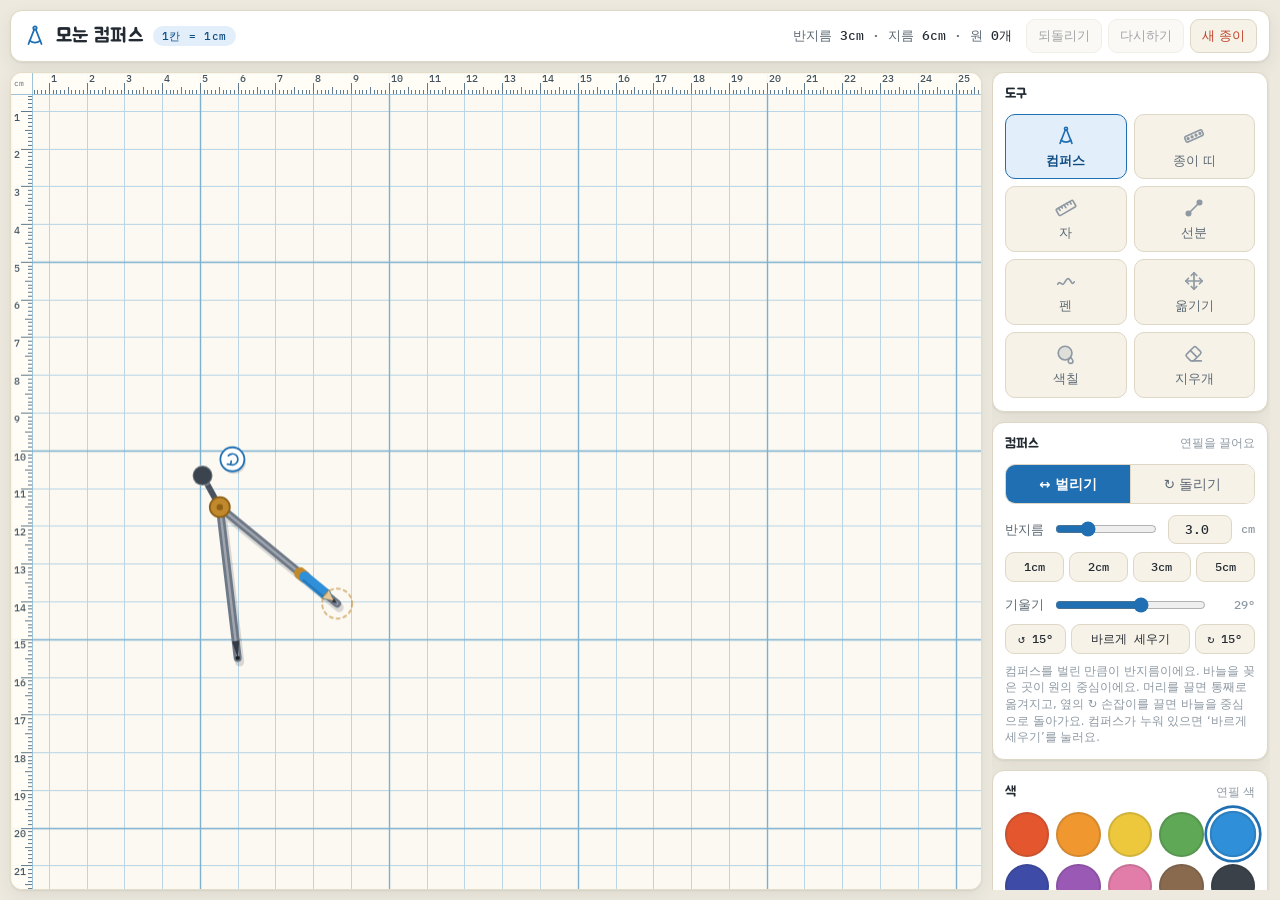
<file: mogeun-compass-app (2)/index.html>
<!doctype html>
<html lang="ko">
<head>
<meta charset="utf-8">
<meta name="viewport" content="width=device-width, initial-scale=1, viewport-fit=cover">
<title>모눈 컴퍼스</title>
<meta name="description" content="모눈종이 위에서 컴퍼스·종이 띠·자로 원을 그려 보는 수학 도구">
<meta name="theme-color" content="#1F6FB2">
<meta name="mobile-web-app-capable" content="yes">
<meta name="apple-mobile-web-app-capable" content="yes">
<meta name="apple-mobile-web-app-title" content="모눈 컴퍼스">
<meta name="apple-mobile-web-app-status-bar-style" content="default">
<link rel="manifest" href="manifest.webmanifest">
<link rel="icon" type="image/png" sizes="32x32" href="icons/favicon-32.png">
<link rel="apple-touch-icon" href="icons/apple-touch-icon.png">
<style>
/* 글꼴은 앱 안에 들어 있다 — 인터넷이 없어도 같은 모습 */
@font-face{font-family:Jua;font-style:normal;font-weight:400;font-display:swap;src:url(fonts/jua-sub.woff2) format("woff2")}
@font-face{font-family:"IBM Plex Mono";font-style:normal;font-weight:500;font-display:swap;src:url(fonts/ibm-plex-mono-latin-500-normal.woff2) format("woff2")}
</style>
<style>
:root{
  /* 종이 — 두 테마에서 동일하게 유지한다. 도화지는 도화지다. */
  --paper:#FBF9F2;
  --paper-grid:#B9D5E6;
  --paper-grid5:#7EB1D0;
  --paper-edge:#E4DCC7;
  --ruler:rgba(255,253,246,.92);

  /* UI 크롬 — 테마에 따라 바뀐다 */
  --bg:#EDE9DE;
  --panel:#FFFFFF;
  --panel-2:#F6F2E8;
  --line:#DED7C5;
  --ink:#232A31;
  --ink-2:#5E6A75;
  --ink-3:#8E99A3;
  --accent:#1F6FB2;
  --accent-soft:#E2EFFA;
  --accent-ink:#0F4C82;
  --brass:#C2892C;
  --steel:#6E7886;
  --danger:#BE4529;
  --danger-soft:#FBEAE5;
  --shadow:0 1px 2px rgba(35,42,49,.07), 0 6px 18px rgba(35,42,49,.07);
  --r:12px;
}
@media (prefers-color-scheme:dark){
  :root:not([data-theme="light"]){
    --bg:#121A23;
    --panel:#1A242F;
    --panel-2:#16202A;
    --line:#2A3947;
    --ink:#E9F0F6;
    --ink-2:#A6B6C4;
    --ink-3:#77889A;
    --accent:#63B6EE;
    --accent-soft:#1B3448;
    --accent-ink:#BEE0FA;
    --brass:#DDA64B;
    --steel:#95A3B4;
    --danger:#EE8468;
    --danger-soft:#38221C;
    --shadow:0 1px 2px rgba(0,0,0,.35), 0 8px 24px rgba(0,0,0,.30);
  }
}
:root[data-theme="dark"]{
  --bg:#121A23;
  --panel:#1A242F;
  --panel-2:#16202A;
  --line:#2A3947;
  --ink:#E9F0F6;
  --ink-2:#A6B6C4;
  --ink-3:#77889A;
  --accent:#63B6EE;
  --accent-soft:#1B3448;
  --accent-ink:#BEE0FA;
  --brass:#DDA64B;
  --steel:#95A3B4;
  --danger:#EE8468;
  --danger-soft:#38221C;
  --shadow:0 1px 2px rgba(0,0,0,.35), 0 8px 24px rgba(0,0,0,.30);
}

*,*::before,*::after{box-sizing:border-box}
html{
  height:100%;
  padding-top:env(safe-area-inset-top,0px);
  padding-bottom:env(safe-area-inset-bottom,0px);
}
body{
  height:100%;
  margin:0;
  background:var(--bg);
  color:var(--ink);
  font-family:"Gothic A1","Malgun Gothic","Apple SD Gothic Neo",system-ui,sans-serif;
  font-size:14px;
  line-height:1.5;
  -webkit-text-size-adjust:100%;
}
img{max-width:100%}
[hidden]{display:none!important}
:focus-visible{outline:2.5px solid var(--accent);outline-offset:2px;border-radius:6px}

/* ---------- 뼈대 ---------- */
.app{
  height:100%;
  display:grid;
  grid-template-columns:1fr 278px;
  grid-template-rows:auto 1fr;
  gap:10px;
  padding:10px;
}

/* ---------- 상단 바 ---------- */
.topbar{
  grid-column:1/-1;
  display:flex;align-items:center;gap:14px;flex-wrap:wrap;
  background:var(--panel);
  border:1px solid var(--line);
  border-radius:var(--r);
  padding:8px 12px;
  box-shadow:var(--shadow);
}
.brand{display:flex;align-items:center;gap:9px;min-width:0}
.brand svg{flex:none;color:var(--accent)}
.brand h1{
  font-family:Jua,"Gothic A1",sans-serif;
  font-size:20px;font-weight:400;margin:0;letter-spacing:.01em;
  white-space:nowrap;
}
.tag{
  font-family:"IBM Plex Mono","Gothic A1",monospace;
  font-size:11px;letter-spacing:.06em;
  color:var(--accent-ink);background:var(--accent-soft);
  border-radius:999px;padding:2px 9px;white-space:nowrap;
}
.readout{
  font-family:"IBM Plex Mono","Gothic A1",monospace;
  font-variant-numeric:tabular-nums;
  font-size:13px;color:var(--ink-2);
  margin-inline-start:auto;
  white-space:nowrap;
}
.readout b{color:var(--ink);font-weight:500}
.topacts{display:flex;gap:6px;flex-wrap:wrap}

/* ---------- 버튼 ---------- */
button{font:inherit;color:inherit;cursor:pointer}
.btn{
  background:var(--panel-2);
  border:1px solid var(--line);
  border-radius:9px;
  padding:6px 11px;
  font-size:13px;
  transition:background .12s, border-color .12s, transform .06s;
}
.btn:hover:not(:disabled){background:var(--accent-soft);border-color:var(--accent)}
.btn:active:not(:disabled){transform:translateY(1px)}
.btn:disabled{opacity:.42;cursor:not-allowed}
.btn.danger{color:var(--danger)}
.btn.danger:hover:not(:disabled){background:var(--danger-soft);border-color:var(--danger)}

/* ---------- 종이 ---------- */
.stage{position:relative;min-width:0;min-height:0}
.paper-frame{
  position:absolute;inset:0;
  border:1px solid var(--paper-edge);
  border-radius:var(--r);
  overflow:hidden;
  background:var(--paper);
  box-shadow:var(--shadow);
}
#paper{display:block;width:100%;height:100%;touch-action:none;cursor:crosshair}
.toast{
  position:absolute;left:50%;bottom:16px;transform:translateX(-50%);
  background:#232A31;color:#FBF9F2;
  font-size:13.5px;padding:8px 16px;border-radius:999px;
  box-shadow:0 6px 20px rgba(0,0,0,.28);
  pointer-events:none;
  animation:pop .28s ease-out;
  max-width:calc(100% - 32px);text-align:center;
}
@keyframes pop{from{opacity:0;transform:translate(-50%,10px)}to{opacity:1;transform:translate(-50%,0)}}
@media (prefers-reduced-motion:reduce){
  .toast{animation:none}
  .btn:active:not(:disabled){transform:none}
}

/* ---------- 도구 패널 ---------- */
.panel{
  min-height:0;overflow-y:auto;overscroll-behavior:contain;
  display:flex;flex-direction:column;gap:10px;
  padding-right:2px;
}
.card{
  background:var(--panel);
  border:1px solid var(--line);
  border-radius:var(--r);
  padding:11px 12px 13px;
  box-shadow:var(--shadow);
}
.card h2{
  font-family:Jua,"Gothic A1",sans-serif;font-weight:400;
  font-size:14px;margin:0 0 9px;color:var(--ink);
  display:flex;align-items:center;gap:7px;
}
.card h2 .note{
  font-family:"Gothic A1",sans-serif;font-size:11.5px;color:var(--ink-3);margin-inline-start:auto;
}

.tools{display:grid;grid-template-columns:1fr 1fr;gap:7px}
.tool{
  display:flex;flex-direction:column;align-items:center;gap:5px;
  background:var(--panel-2);border:1.5px solid var(--line);
  border-radius:10px;padding:10px 4px 8px;
  font-size:12.5px;color:var(--ink-2);
  transition:background .12s,border-color .12s,color .12s;
}
.tool svg{color:var(--ink-3);transition:color .12s}
.tool:hover{border-color:var(--accent);color:var(--ink)}
.tool[aria-pressed="true"]{
  background:var(--accent-soft);border-color:var(--accent);
  color:var(--accent-ink);font-weight:700;
}
.tool[aria-pressed="true"] svg{color:var(--accent)}

.seg{display:grid;grid-template-columns:1fr 1fr;gap:0;border:1.5px solid var(--line);border-radius:10px;overflow:hidden;margin-bottom:11px}
.seg.seg3{grid-template-columns:1fr 1fr 1fr}
.seg.seg3 button{font-size:12.5px}
.seg button{
  background:var(--panel-2);border:0;padding:9px 4px;
  font-size:13.5px;color:var(--ink-2);
  display:flex;align-items:center;justify-content:center;gap:6px;
}
.seg button+button{border-left:1.5px solid var(--line)}
.seg button[aria-pressed="true"]{background:var(--accent);color:#fff;font-weight:700}
.seg .hintline{display:block;font-size:11px;color:var(--ink-3);margin-top:-6px}

.field{display:flex;align-items:center;gap:9px;margin-bottom:8px}
.field label{font-size:13px;color:var(--ink-2);white-space:nowrap}
input[type=range]{flex:1;min-width:0;accent-color:var(--accent);height:22px}
.num{
  width:64px;padding:5px 7px;text-align:right;
  font-family:"IBM Plex Mono","Gothic A1",monospace;font-variant-numeric:tabular-nums;
  font-size:13px;background:var(--panel-2);color:var(--ink);
  border:1px solid var(--line);border-radius:8px;
}
.unit{font-family:"IBM Plex Mono",monospace;font-size:12px;color:var(--ink-3)}
.stepbtns{display:flex;gap:5px}
.stepbtns .btn{flex:1;padding:5px 0;font-family:"IBM Plex Mono",monospace;font-size:12px}

.swatches{display:grid;grid-template-columns:repeat(5,1fr);gap:7px}
.sw{
  aspect-ratio:1;border-radius:50%;border:2px solid rgba(35,42,49,.14);
  padding:0;transition:transform .1s, box-shadow .12s;
}
.sw:hover{transform:scale(1.1)}
.sw[aria-pressed="true"]{
  box-shadow:0 0 0 2.5px var(--panel),0 0 0 5px var(--accent);
  transform:scale(1.06);
}

.checks{display:flex;flex-direction:column;gap:2px}
.chk{
  display:flex;align-items:center;gap:9px;
  padding:5px 6px;border-radius:8px;cursor:pointer;font-size:13.5px;
}
.chk:hover{background:var(--panel-2)}
.chk input{width:17px;height:17px;accent-color:var(--accent);flex:none;cursor:pointer}
.chk .dash{flex:none;width:22px;height:0;border-top-width:2.5px;border-radius:2px}

.selinfo{
  font-family:"IBM Plex Mono","Gothic A1",monospace;font-variant-numeric:tabular-nums;
  font-size:12.5px;color:var(--ink-2);
  background:var(--panel-2);border-radius:8px;padding:7px 10px;margin-bottom:9px;
}
.selinfo em{font-style:normal;color:var(--ink);font-weight:500}
.rowbtns{display:flex;gap:6px}
.rowbtns .btn{flex:1;text-align:center}

.btn.save{
  width:100%;padding:10px;font-size:14px;font-weight:700;
  background:var(--accent);border-color:var(--accent);color:#fff;
}
.btn.save:hover:not(:disabled){background:var(--accent-ink);border-color:var(--accent-ink)}
.btn.link{
  width:100%;background:none;border:0;padding:7px 0 0;
  font-size:12px;color:var(--accent);text-decoration:underline;text-underline-offset:2px;
}
.btn.link:hover{color:var(--accent-ink)}
.savenote{font-size:11.5px;color:var(--ink-3);margin:9px 0 0;line-height:1.45}
.sizehint{
  display:block;margin-top:7px;
  font-family:"IBM Plex Mono","Gothic A1",monospace;font-variant-numeric:tabular-nums;
  font-size:11.5px;color:var(--ink-2);
}

/* 저장 기능이 막힌 화면에서 직접 내려받을 수 있게 보여 주는 창 */
.peek{
  position:fixed;inset:0;z-index:50;
  background:rgba(18,26,35,.78);
  display:grid;place-items:center;padding:20px;
}
.peek-box{
  background:var(--panel);border-radius:14px;padding:16px;
  max-width:min(760px,100%);max-height:100%;overflow:auto;
  display:flex;flex-direction:column;gap:11px;
  box-shadow:0 20px 60px rgba(0,0,0,.4);
}
.peek-box p{margin:0;font-size:13px;color:var(--ink-2);line-height:1.5}
.peek-box textarea{
  font-family:"IBM Plex Mono",monospace;font-size:11px;line-height:1.5;
  width:100%;resize:vertical;padding:9px;border-radius:8px;
  border:1px solid var(--line);background:var(--panel-2);color:var(--ink);
  word-break:break-all;
}
.peek-box img{
  display:block;max-width:100%;border-radius:8px;
  background:
    linear-gradient(45deg,#DED8C8 25%,transparent 25%,transparent 75%,#DED8C8 75%),
    linear-gradient(45deg,#DED8C8 25%,#F6F2E8 25%,#F6F2E8 75%,#DED8C8 75%);
  background-size:16px 16px;background-position:0 0,8px 8px;
}

/* 순서가 실제로 의미 있는 곳 — 컴퍼스 사용 절차.
   li 를 grid 로 두면 <b> 와 그 뒤 글월이 서로 다른 칸으로 흩어진다. 글월은 한 흐름으로 두고
   번호만 따로 띄운다. */
.steps{list-style:none;margin:0;padding:0;counter-reset:s;display:flex;flex-direction:column;gap:10px}
.steps li{
  counter-increment:s;
  position:relative;
  padding-left:31px;
  min-height:22px;
  font-size:12.8px;color:var(--ink-2);line-height:1.55;
}
.steps li::before{
  content:counter(s);
  position:absolute;left:0;top:0;
  width:22px;height:22px;border-radius:50%;
  display:grid;place-items:center;
  font-family:"IBM Plex Mono",monospace;font-size:11.5px;
  background:var(--accent-soft);color:var(--accent-ink);
}
.steps b{color:var(--ink);font-weight:700}

.startthumb{
  display:block;width:100%;height:88px;
  border:1px solid var(--line);border-radius:9px;
  background:#FBF9F2;margin-bottom:9px;
}

details.cal{border-top:1px solid var(--line);margin-top:2px;padding-top:9px}
details.cal summary{font-size:12.5px;color:var(--ink-3);cursor:pointer;list-style:none;display:flex;align-items:center;gap:6px}
details.cal summary::-webkit-details-marker{display:none}
details.cal summary::before{content:"▸";font-size:10px;transition:transform .15s}
details.cal[open] summary::before{transform:rotate(90deg)}
details.cal p{font-size:11.5px;color:var(--ink-3);margin:8px 0 6px;line-height:1.45}

/* ---------- 좁은 화면 ---------- */
@media (max-width:880px){
  .app{
    height:auto;min-height:100%;
    grid-template-columns:1fr;
    grid-template-rows:auto auto auto;
  }
  .stage{height:56vh;min-height:300px}
  .panel{overflow:visible}
  .readout{margin-inline-start:0;width:100%;order:3}
  .topacts{margin-inline-start:auto}
}
</style>

</head>
<body>
<div class="app">

  <header class="topbar">
    <div class="brand">
      <svg width="24" height="24" viewBox="0 0 24 24" fill="none" stroke="currentColor" stroke-width="1.8" stroke-linecap="round" stroke-linejoin="round" aria-hidden="true">
        <circle cx="12" cy="4" r="1.7"/>
        <path d="M11.2 5.5 5.5 20"/><path d="M12.8 5.5 18.5 20"/>
        <path d="M6.6 16.6a9 9 0 0 0 10.8 0"/>
      </svg>
      <h1>모눈 컴퍼스</h1>
      <span class="tag">1칸 = 1cm</span>
    </div>
    <div class="readout" id="readout"></div>
    <div class="topacts">
      <button class="btn" id="btnUndo" type="button">되돌리기</button>
      <button class="btn" id="btnRedo" type="button">다시하기</button>
      <button class="btn danger" id="btnClear" type="button">새 종이</button>
      <button class="btn save" id="btnInstall" type="button" hidden style="width:auto;padding:6px 12px;font-size:13px">앱 설치</button>
    </div>
  </header>

  <div class="stage">
    <div class="paper-frame">
      <canvas id="paper"></canvas>
      <div class="toast" id="toast" hidden></div>
    </div>
  </div>

  <aside class="panel">

    <section class="card">
      <h2>도구</h2>
      <div class="tools" id="tools">
        <button class="tool" type="button" data-tool="compass" aria-pressed="true">
          <svg width="22" height="22" viewBox="0 0 24 24" fill="none" stroke="currentColor" stroke-width="1.8" stroke-linecap="round" stroke-linejoin="round" aria-hidden="true"><circle cx="12" cy="4" r="1.6"/><path d="M11.2 5.5 5.5 20"/><path d="M12.8 5.5 18.5 20"/><path d="M6.6 16.6a9 9 0 0 0 10.8 0"/></svg>
          컴퍼스
        </button>
        <button class="tool" type="button" data-tool="strip" aria-pressed="false">
          <svg width="22" height="22" viewBox="0 0 24 24" fill="none" stroke="currentColor" stroke-width="1.8" stroke-linecap="round" stroke-linejoin="round" aria-hidden="true"><g transform="rotate(-24 12 12)"><rect x="1.8" y="8.8" width="20.4" height="6.4" rx="1.6"/><circle cx="5" cy="12" r=".9" fill="currentColor"/><circle cx="9.7" cy="12" r=".9" fill="currentColor"/><circle cx="14.4" cy="12" r=".9" fill="currentColor"/><circle cx="19.1" cy="12" r=".9" fill="currentColor"/></g></svg>
          종이 띠
        </button>
        <button class="tool" type="button" data-tool="ruler" aria-pressed="false">
          <svg width="22" height="22" viewBox="0 0 24 24" fill="none" stroke="currentColor" stroke-width="1.8" stroke-linecap="round" stroke-linejoin="round" aria-hidden="true"><g transform="rotate(-30 12 12)"><rect x="1.5" y="8" width="21" height="8" rx="1.4"/><path d="M5 8v3M8.5 8v2M12 8v3.6M15.5 8v2M19 8v3"/></g></svg>
          자
        </button>
        <button class="tool" type="button" data-tool="line" aria-pressed="false">
          <svg width="22" height="22" viewBox="0 0 24 24" fill="none" stroke="currentColor" stroke-width="1.8" stroke-linecap="round" stroke-linejoin="round" aria-hidden="true"><path d="M6 18 18 6"/><circle cx="6" cy="18" r="2.4" fill="currentColor"/><circle cx="18" cy="6" r="2.4" fill="currentColor"/></svg>
          선분
        </button>
        <button class="tool" type="button" data-tool="pen" aria-pressed="false">
          <svg width="22" height="22" viewBox="0 0 24 24" fill="none" stroke="currentColor" stroke-width="1.8" stroke-linecap="round" stroke-linejoin="round" aria-hidden="true"><path d="M3 15.5c2.4-5.2 4.6 3.4 7.2-1.4S14.6 7.6 17 12s3 2.6 4 .9"/></svg>
          펜
        </button>
        <button class="tool" type="button" data-tool="select" aria-pressed="false">
          <svg width="22" height="22" viewBox="0 0 24 24" fill="none" stroke="currentColor" stroke-width="1.8" stroke-linecap="round" stroke-linejoin="round" aria-hidden="true"><path d="M12 3v18M3 12h18"/><path d="m9 6 3-3 3 3M9 18l3 3 3-3M6 9l-3 3 3 3M18 9l3 3-3 3"/></svg>
          옮기기
        </button>
        <button class="tool" type="button" data-tool="fill" aria-pressed="false">
          <svg width="22" height="22" viewBox="0 0 24 24" fill="none" stroke="currentColor" stroke-width="1.8" stroke-linecap="round" stroke-linejoin="round" aria-hidden="true"><circle cx="11" cy="11" r="7.5" fill="currentColor" fill-opacity=".22"/><path d="M17 15.5c1.6 1.9 2.6 3.2 2.6 4.2a2.6 2.6 0 0 1-5.2 0c0-1 1-2.3 2.6-4.2Z"/></svg>
          색칠
        </button>
        <button class="tool" type="button" data-tool="erase" aria-pressed="false">
          <svg width="22" height="22" viewBox="0 0 24 24" fill="none" stroke="currentColor" stroke-width="1.8" stroke-linecap="round" stroke-linejoin="round" aria-hidden="true"><path d="M8.5 19.5 4 15a2 2 0 0 1 0-2.8l7.6-7.6a2 2 0 0 1 2.8 0l4.6 4.6a2 2 0 0 1 0 2.8l-7.5 7.5Z"/><path d="M20 19.5h-9"/><path d="m8.2 8.3 6.5 6.5"/></svg>
          지우개
        </button>
      </div>
    </section>

    <section class="card" id="cardCompass">
      <h2><span id="instName">컴퍼스</span><span class="note">연필을 끌어요</span></h2>
      <div class="seg" id="seg">
        <button type="button" data-mode="open" aria-pressed="true" id="modeOpen">↔ 벌리기</button>
        <button type="button" data-mode="turn" aria-pressed="false">↻ 돌리기</button>
      </div>
      <div class="field">
        <label for="rRange">반지름</label>
        <input type="range" id="rRange" min="0.5" max="9" step="0.1" value="3">
        <input type="number" class="num" id="rNum" min="0.5" max="9" step="0.1" value="3.0">
        <span class="unit">cm</span>
      </div>
      <div class="stepbtns">
        <button class="btn" type="button" data-setr="1">1cm</button>
        <button class="btn" type="button" data-setr="2">2cm</button>
        <button class="btn" type="button" data-setr="3">3cm</button>
        <button class="btn" type="button" data-setr="5">5cm</button>
      </div>
      <div class="field" style="margin:10px 0 6px">
        <label for="tiltRange">기울기</label>
        <input type="range" id="tiltRange" min="-180" max="180" step="1" value="0">
        <span class="unit" id="tiltOut" style="min-width:38px;text-align:right">0°</span>
      </div>
      <div class="stepbtns">
        <button class="btn" type="button" data-rot="-15" aria-label="왼쪽으로 15도">↺ 15°</button>
        <button class="btn" type="button" id="btnUpright" style="flex:2">바르게 세우기</button>
        <button class="btn" type="button" data-rot="15" aria-label="오른쪽으로 15도">↻ 15°</button>
      </div>
      <p class="savenote" id="instHint"></p>
    </section>

    <section class="card" id="cardRul" hidden>
      <h2>자<span class="note" id="rulNote">—</span></h2>
      <div class="seg seg3" id="segRulLen">
        <button type="button" data-rlen="10" aria-pressed="false">10cm</button>
        <button type="button" data-rlen="15" aria-pressed="true">15cm</button>
        <button type="button" data-rlen="20" aria-pressed="false">20cm</button>
      </div>
      <div class="rowbtns">
        <button class="btn" type="button" data-rang="0">가로로 놓기</button>
        <button class="btn" type="button" data-rang="90">세로로 놓기</button>
      </div>
      <p class="savenote">재고 싶은 곳에 자의 <b>0</b>을 맞춰요. 종이를 누르면 0이 그 자리로 와요.<br>
      자 몸통을 끌면 옮겨지고, 끝의 <b>↻ 손잡이</b>를 끌면 0을 중심으로 돌아가요. <b>Shift</b>를 누르면 15°씩 돌아가요.<br>
      눈금 쪽 가장자리를 누르거나 마우스를 올리면 그 자리의 길이가 보여요.</p>
    </section>

    <section class="card" id="cardPen" hidden>
      <h2>펜<span class="note">자유롭게 그려요</span></h2>
      <div class="seg seg3" id="segPen">
        <button type="button" data-pen="thin" aria-pressed="false">가늘게</button>
        <button type="button" data-pen="mid" aria-pressed="true">보통</button>
        <button type="button" data-pen="bold" aria-pressed="false">굵게</button>
      </div>
      <p class="savenote" style="margin:0">종이 위를 누른 채 움직이면 그려져요. 마우스, 펜, 손가락 모두 돼요.<br>
      잘못 그렸으면 <b>지우개</b>를 누른 채 쓱 문질러요.</p>
    </section>

    <section class="card" id="cardLine" hidden>
      <h2>선분<span class="note" id="lineLen">—</span></h2>
      <p class="savenote" style="margin:0">종이의 한 점을 눌러 다른 점까지 <b>끌면</b> 선분이 그어져요. 끄는 동안 길이가 보여요.<br>
      <b>Shift</b>를 누른 채 끌면 가로·세로·45°로 곧게 그어져요.</p>
    </section>

    <section class="card">
      <h2>색<span class="note" id="colorNote">연필 색</span></h2>
      <div class="swatches" id="swatches"></div>
      <div class="checks" style="margin-top:9px">
        <label class="chk"><input type="checkbox" id="chkFillErase"> 색칠 도구로 칠 지우기</label>
      </div>
    </section>

    <section class="card">
      <h2>보기</h2>
      <div class="checks">
        <label class="chk"><input type="checkbox" id="chkCenter" checked><span class="dash" style="border-top-style:dotted;border-color:#2B333B"></span> 중심</label>
        <label class="chk"><input type="checkbox" id="chkRadius"><span class="dash" style="border-top-style:solid;border-color:#1F6FB2"></span> 반지름</label>
        <label class="chk"><input type="checkbox" id="chkDiameter"><span class="dash" style="border-top-style:dashed;border-color:#B4531F"></span> 지름</label>
        <label class="chk"><input type="checkbox" id="chkLength" checked><span class="dash" style="border-top-style:solid;border-color:#2E7D5B"></span> 선분 길이</label>
      </div>
      <div class="checks" style="margin-top:6px;border-top:1px solid var(--line);padding-top:6px">
        <label class="chk"><input type="checkbox" id="chkGrid" checked> 모눈</label>
        <label class="chk"><input type="checkbox" id="chkRuler" checked> 눈금자</label>
        <label class="chk"><input type="checkbox" id="chkSnap" checked> 모눈에 딱 맞추기</label>
      </div>
      <details class="cal">
        <summary>화면 보정</summary>
        <p>진짜 자를 화면에 대고, 모눈 한 칸이 1cm가 되도록 맞춰요.</p>
        <div class="field" style="margin:0">
          <input type="range" id="calRange" min="0.6" max="1.6" step="0.01" value="1">
          <span class="unit" id="calOut">100%</span>
        </div>
      </details>
    </section>

    <section class="card" id="cardSel" hidden>
      <h2>고른 그림<span class="note" id="selCount">0개</span></h2>
      <div class="selinfo" id="selInfo"></div>
      <div class="rowbtns" style="margin-bottom:6px">
        <button class="btn" type="button" id="btnSelAll">모두 고르기</button>
        <button class="btn" type="button" id="btnSelNone">고르기 해제</button>
      </div>
      <div class="rowbtns">
        <button class="btn" type="button" id="btnSelFill">색칠하기</button>
        <button class="btn danger" type="button" id="btnSelDel">삭제</button>
      </div>
    </section>

    <section class="card">
      <h2>저장<span class="note">PNG 그림 파일</span></h2>
      <div class="seg seg3" id="segScope">
        <button type="button" data-scope="sel" aria-pressed="true">고른 그림</button>
        <button type="button" data-scope="area" aria-pressed="false">영역</button>
        <button type="button" data-scope="all" aria-pressed="false">종이 전체</button>
      </div>
      <div id="cropRow" hidden style="margin:-4px 0 11px">
        <button class="btn" type="button" id="btnCrop" style="width:100%">✂ 영역 다시 정하기</button>
      </div>
      <div class="seg seg3" id="segBg">
        <button type="button" data-bg="grid" aria-pressed="true">모눈</button>
        <button type="button" data-bg="white" aria-pressed="false">흰 바탕</button>
        <button type="button" data-bg="none" aria-pressed="false">투명</button>
      </div>
      <div class="seg seg3" id="segScale">
        <button type="button" data-scale="1" aria-pressed="true">작게</button>
        <button type="button" data-scale="2" aria-pressed="false">보통</button>
        <button type="button" data-scale="3" aria-pressed="false">크게</button>
      </div>
      <button class="btn save" type="button" id="btnSave">PNG로 저장</button>
      <button class="btn link" type="button" id="btnPeek">그림 열어서 직접 저장하기</button>
      <span class="sizehint" id="sizeHint"></span>
      <p class="savenote" id="saveNote"></p>
    </section>

    <section class="card" id="cardGuide">
      <h2>따라 그리기<span class="note" id="guideNote">예시 없음</span></h2>
      <div class="rowbtns">
        <button class="btn" type="button" id="btnGuideCopy">예시 코드 복사</button>
        <button class="btn" type="button" id="btnGuidePaste">코드 붙여 넣기</button>
      </div>
      <div id="guideOn" hidden style="margin-top:8px">
        <div class="checks" style="margin-bottom:6px">
          <label class="chk"><input type="checkbox" id="chkGuide" checked><span class="dash" style="border-top-style:dashed;border-color:#8E99A3"></span> 예시 보기</label>
        </div>
        <div class="rowbtns">
          <button class="btn" type="button" id="btnGuideTake">내 그림으로 가져오기</button>
          <button class="btn danger" type="button" id="btnGuideClear">예시 지우기</button>
        </div>
      </div>
      <p class="savenote" id="guideHelp"><b>선생님</b>: 예시를 그리고 ‘예시 코드 복사’를 눌러, 이 페이지 링크와 함께 보내요.<br>
      <b>학생</b>: 링크를 열고 ‘코드 붙여 넣기’에 받은 코드를 넣으면 예시가 흐린 점선으로 깔려요. 그 위에 따라 그려요.</p>
    </section>

    <section class="card" id="cardStart">
      <h2>출발 그림<span class="note" id="startNote">—</span></h2>
      <canvas class="startthumb" id="startThumb" hidden></canvas>
      <button class="btn" type="button" id="btnStartLoad" style="width:100%">출발 그림으로 되돌리기</button>
      <div id="startOwner" hidden style="margin-top:6px">
        <div class="rowbtns">
          <button class="btn" type="button" id="btnStartSet">지금 그림으로 정하기</button>
          <button class="btn danger" type="button" id="btnStartClear">없애기</button>
        </div>
      </div>
      <button class="btn link" type="button" id="btnStartCopy">출발 그림 코드 복사</button>
      <p class="savenote" id="startHelp"></p>
    </section>

    <section class="card">
      <h2>이렇게 그려요</h2>
      <ol class="steps">
        <li>연필을 끌어 <b>반지름</b>을 정해요. 컴퍼스는 벌리고, 종이 띠는 연필 꽂을 구멍을 골라요.</li>
        <li>종이를 눌러 <b>원의 중심</b>에 바늘이나 누름핀을 꽂아요.</li>
        <li><b>돌리기</b>로 바꾸고, 연필을 잡아 한 바퀴 빙 돌려요. 돌린 만큼만 그려져요.</li>
      </ol>
      <p class="savenote">두 도구 모두 <b>중심과 반지름이 같으면 같은 원</b>이 그려져요. 도구를 바꿔 가며 같은 원을 그려 보세요.</p>
      <p class="savenote"><b>선분</b> 도구는 한 점에서 다른 점까지 끌면 그어져요. 반지름이나 지름을 선분으로 그어 재어 보세요. <b>자</b>를 종이 위에 대면 원의 지름이나 선분의 길이를 직접 잴 수 있어요.
      <b>펜</b>으로는 원 안에 얼굴을 그리거나 이름을 쓰는 것처럼 자유롭게 그릴 수 있어요.</p>
    </section>

  </aside>
</div>

<div class="peek" id="peek" hidden>
  <div class="peek-box">
    <p id="peekMsg"></p>
    <img id="peekImg" alt="저장할 그림">
    <textarea id="peekText" hidden readonly rows="5" spellcheck="false"></textarea>
    <div class="rowbtns">
      <button class="btn save" type="button" id="peekLoad" hidden style="width:auto">불러오기</button>
      <button class="btn" type="button" id="peekClose">닫기</button>
    </div>
  </div>
</div>

<script type="application/json" id="startScene">null</script>

<script>
(function(){
"use strict";

/* 이 페이지가 스스로 새 버전을 낼 때 쓸 원본. 아무것도 건드리기 전에 떠 둔다. */
var PRISTINE = document.documentElement.outerHTML;

var TAU = Math.PI * 2;
var STORE = "mogeun-compass-v1";

/* ============ 상태 ============ */
var S = {
  tool: "compass",
  cmode: "open",
  color: "#2F8FD8",
  pen: "mid",
  fillErase: false,
  show: { center:true, radius:false, diameter:false, length:true },
  grid: true, ruler: true, snap: true,
  cal: 1,
  shapes: [],
  compass: { x:5, y:6, r:3, ang:-0.5 },
  rul: { x:1, y:2, ang:0, len:15 },
  guide: null,          /* 따라 그릴 예시 — 흐리게 깔리고, 고르거나 지울 수 없다 */
  showGuide: true
};
/* 페이지에 박혀 있는 출발 그림 — 링크를 여는 모든 사람이 이 그림에서 시작한다 */
var START = null;
try {
  var _sc = document.getElementById("startScene");
  var _raw = _sc ? _sc.textContent.trim() : "";
  if (_raw && _raw !== "null") START = JSON.parse(_raw);
} catch (err) { START = null; }

var selIds = [], activeId = null, seeded = false;
var undoStack = [], redoStack = [];
var saveScope = "sel", saveBg = "grid", saveScale = 1;
var crop = null, cropMode = false;   /* 저장할 영역 (cm) — 종이 위에 네모를 그려 정한다 */

function isSel(id){ return selIds.indexOf(id) !== -1; }
function setSel(ids){ selIds = ids.slice(); }
function toggleSel(id){
  var i = selIds.indexOf(id);
  if (i === -1) selIds.push(id); else selIds.splice(i, 1);
}
function selShapes(){
  var out = [], i;
  for (i = 0; i < S.shapes.length; i++) if (isSel(S.shapes[i].id)) out.push(S.shapes[i]);
  return out;
}
function pruneSel(){
  selIds = selIds.filter(function(id){ return !!byId(id); });
}

var COLORS = [
  ["#E4572E","빨강"], ["#F0982F","주황"], ["#EDC83C","노랑"], ["#5FA855","초록"], ["#2F8FD8","파랑"],
  ["#3E4CA8","남색"], ["#9B59B6","보라"], ["#E27CA8","분홍"], ["#8A6A4F","갈색"], ["#3A4148","검정"]
];
var C_CENTER = "#2B333B", C_RADIUS = "#1F6FB2", C_DIAM = "#B4531F", C_LEN = "#2E7D5B";
var PAPER = "#FBF9F2", GRID = "#B9D5E6", GRID5 = "#7EB1D0";
var STEEL = "#6E7886", STEEL_D = "#49525E", BRASS = "#C2892C", BRASS_D = "#8E6117";

/* ============ 캔버스 ============ */
var cv = document.getElementById("paper");
var ctx = cv.getContext("2d");
var W = 0, H = 0, PPC = 37.8, BASE_PPC = 37.8;
var Wcm = 0, Hcm = 0;
/* 그리는 창의 왼쪽 위 모서리가 종이의 어디인지 (px). 화면은 0,0, 저장할 때는 잘라낸 위치 */
var OX = 0, OY = 0;

function measureBasePPC(){
  var d = document.createElement("div");
  d.style.cssText = "width:1cm;height:1px;position:absolute;left:-9999px;top:-9999px;visibility:hidden";
  document.body.appendChild(d);
  var v = d.getBoundingClientRect().width;
  d.parentNode.removeChild(d);
  return (v > 10 && v < 300) ? v : 37.7952755906;
}

function resize(){
  var rect = cv.getBoundingClientRect();
  var dpr = Math.min(window.devicePixelRatio || 1, 2.5);
  W = Math.max(1, Math.round(rect.width));
  H = Math.max(1, Math.round(rect.height));
  cv.width = Math.round(W * dpr);
  cv.height = Math.round(H * dpr);
  ctx.setTransform(dpr, 0, 0, dpr, 0, 0);
  PPC = BASE_PPC * S.cal;
  Wcm = W / PPC; Hcm = H / PPC;
  if (!seeded) scheduleSeed();
  /* claude.ai 화면 안에서는 종이 크기가 늦게 정해진다. 아직 아무도 컴퍼스를 건드리지 않았으면
     크기가 바뀔 때마다 다시 놓아서, 마지막 크기를 기준으로 자리 잡게 한다. */
  if (compassAuto) placeCompassDefault();
  if (rulAuto) placeRulDefault();
  clampCompass(); clampRul();
  draw();
  drawStartThumb();
}

/* 레이아웃이 자리를 잡은 뒤에 출발 그림을 놓는다 */
var seedTimer = null;
function scheduleSeed(){
  clearTimeout(seedTimer);
  seedTimer = setTimeout(function(){
    if (seeded || W < 100) return;
    seeded = true;
    applyStart();
    draw(); syncReadout(); syncSel();
  }, 150);
}

/* 출발 그림이 있으면 그것으로, 없으면 빈 종이에서 시작한다 */
function startShapes(){
  if (!START || !Array.isArray(START.shapes)) return null;
  try { return JSON.parse(JSON.stringify(START.shapes)); } catch (err){ return null; }
}
function applyStart(){
  var st = startShapes();
  S.shapes = [];
  selIds = []; activeId = null;
  if (st){
    S.shapes = st;
    if (START.compass){
      try { S.compass = JSON.parse(JSON.stringify(START.compass)); compassAuto = false; } catch (err){}
    }
  }
  if (compassAuto) placeCompassDefault();
  clampCompass(); syncRadiusUI();
}

function w2s(xcm, ycm){ return { x: xcm * PPC - OX, y: ycm * PPC - OY }; }

/* ============ 첫 화면 ============ */
/* 반지름 3cm로 벌린 컴퍼스를 종이 왼쪽 아래 즈음에 둔다 */
var compassAuto = true;
function placeCompassDefault(){
  if (!Wcm) return;
  S.compass.r = 3;
  S.compass.ang = -0.5;
  S.compass.x = round5(Math.max(1, Math.min(6, Wcm * 0.3)));
  S.compass.y = round5(Math.max(1.5, Math.min(Hcm - 1, Hcm * 0.72)));
  syncRadiusUI();
}
function round5(v){ return Math.round(v * 2) / 2; }
var idSeq = 1;
function newId(){ return "s" + (idSeq++) + "_" + Math.random().toString(36).slice(2,7); }
function mkShape(cx, cy, r, stroke, fill, a0, sweep){
  return { id: newId(), cx:cx, cy:cy, r:r, stroke:stroke, fill:fill||null, a0:a0, sweep:sweep };
}
function mkLine(x1, y1, x2, y2, stroke){
  return { id: newId(), type:"line", x1:x1, y1:y1, x2:x2, y2:y2, stroke:stroke };
}
function mkPath(pts, stroke, w){
  return { id: newId(), type:"path", pts:pts, stroke:stroke, w:w };
}
/* 예전에 저장한 그림에는 type이 없다 — 없으면 원(호)으로 본다.
   "선분이 아니면 원"으로 판단하면 자유선이 원으로 읽힌다. 원인지를 직접 묻는다. */
function isArc(sh){ return !sh.type; }
function isLine(sh){ return sh.type === "line"; }
function isPath(sh){ return sh.type === "path"; }
function isClosed(sh){ return isArc(sh) && Math.abs(sh.sweep) >= TAU - 1e-6; }
function lineLen(sh){ return Math.hypot(sh.x2 - sh.x1, sh.y2 - sh.y1); }
function byId(id){ for (var i=0;i<S.shapes.length;i++) if (S.shapes[i].id === id) return S.shapes[i]; return null; }

function bboxOf(sh){
  if (isLine(sh)) return {
    x0: Math.min(sh.x1, sh.x2), y0: Math.min(sh.y1, sh.y2),
    x1: Math.max(sh.x1, sh.x2), y1: Math.max(sh.y1, sh.y2)
  };
  if (isPath(sh)){
    var b = { x0: Infinity, y0: Infinity, x1: -Infinity, y1: -Infinity };
    for (var i = 0; i < sh.pts.length; i++){
      var q = sh.pts[i];
      if (q[0] < b.x0) b.x0 = q[0]; if (q[0] > b.x1) b.x1 = q[0];
      if (q[1] < b.y0) b.y0 = q[1]; if (q[1] > b.y1) b.y1 = q[1];
    }
    return b;
  }
  return { x0: sh.cx - sh.r, y0: sh.cy - sh.r, x1: sh.cx + sh.r, y1: sh.cy + sh.r };
}
function anchorOf(sh){
  if (isLine(sh)) return { x: sh.x1, y: sh.y1 };
  if (isPath(sh)) return { x: sh.pts[0][0], y: sh.pts[0][1] };
  return { x: sh.cx, y: sh.cy };
}
function snapshotOf(sh){
  if (isLine(sh)) return { x1: sh.x1, y1: sh.y1, x2: sh.x2, y2: sh.y2 };
  if (isPath(sh)) return { pts: sh.pts.map(function(q){ return [q[0], q[1]]; }) };
  return { cx: sh.cx, cy: sh.cy };
}
function r2(v){ return Math.round(v * 100) / 100; }
function applyMove(sh, s0, dx, dy){
  if (isLine(sh)){
    sh.x1 = r2(s0.x1 + dx); sh.y1 = r2(s0.y1 + dy);
    sh.x2 = r2(s0.x2 + dx); sh.y2 = r2(s0.y2 + dy);
  } else if (isPath(sh)){
    sh.pts = s0.pts.map(function(q){ return [r2(q[0] + dx), r2(q[1] + dy)]; });
  } else {
    sh.cx = r2(s0.cx + dx); sh.cy = r2(s0.cy + dy);
  }
}
function distToSeg(p, a, b){
  var vx = b.x - a.x, vy = b.y - a.y, L2 = vx * vx + vy * vy;
  var t = L2 ? ((p.x - a.x) * vx + (p.y - a.y) * vy) / L2 : 0;
  t = Math.max(0, Math.min(1, t));
  return Math.hypot(p.x - (a.x + t * vx), p.y - (a.y + t * vy));
}

/* ---- 자유선 ---- */
var PEN_W = { thin: 2, mid: 3.5, bold: 7 };

/* 손이 지나간 자리를 다 남기면 저장이 무거워진다. 모양이 바뀌지 않는 점은 덜어 낸다. */
function simplify(pts, eps){
  if (pts.length < 3) return pts;
  var keep = new Array(pts.length), stack = [[0, pts.length - 1]];
  keep[0] = keep[pts.length - 1] = true;
  function P(q){ return { x: q[0], y: q[1] }; }
  while (stack.length){
    var s = stack.pop(), a = s[0], b = s[1], maxD = 0, idx = -1;
    for (var i = a + 1; i < b; i++){
      var d = distToSeg(P(pts[i]), P(pts[a]), P(pts[b]));
      if (d > maxD){ maxD = d; idx = i; }
    }
    if (idx !== -1 && maxD > eps){ keep[idx] = true; stack.push([a, idx], [idx, b]); }
  }
  return pts.filter(function(q, i){ return keep[i]; });
}

/* 점과 점 사이를 가운데점으로 이어 부드럽게 그린다 */
function tracePath(pts){
  var n = pts.length, i, a, b;
  var p0 = w2s(pts[0][0], pts[0][1]);
  ctx.beginPath();
  ctx.moveTo(p0.x, p0.y);
  if (n === 1){ ctx.lineTo(p0.x + 0.01, p0.y); return; }   /* 콕 찍으면 점 */
  for (i = 1; i < n - 1; i++){
    a = w2s(pts[i][0], pts[i][1]);
    b = w2s(pts[i + 1][0], pts[i + 1][1]);
    ctx.quadraticCurveTo(a.x, a.y, (a.x + b.x) / 2, (a.y + b.y) / 2);
  }
  var last = w2s(pts[n - 1][0], pts[n - 1][1]);
  ctx.lineTo(last.x, last.y);
}
function drawPath(sh){
  tracePath(sh.pts);
  ctx.strokeStyle = sh.stroke; ctx.lineWidth = sh.w || PEN_W.mid;
  ctx.lineCap = "round"; ctx.lineJoin = "round";
  ctx.stroke();
}
function distToPath(p, sh){
  var pts = sh.pts, best = Infinity, i;
  if (pts.length === 1) return dist(p, w2s(pts[0][0], pts[0][1]));
  var prev = w2s(pts[0][0], pts[0][1]);
  for (i = 1; i < pts.length; i++){
    var cur = w2s(pts[i][0], pts[i][1]);
    var d = distToSeg(p, prev, cur);
    if (d < best) best = d;
    prev = cur;
  }
  return best;
}

/* ============ 그리기 ============ */
function draw(){
  ctx.clearRect(0, 0, W, H);
  ctx.fillStyle = PAPER;
  ctx.fillRect(0, 0, W, H);
  if (S.grid) drawGrid();
  if (S.guide && S.showGuide) drawGuideLayer();
  drawShapes();
  drawSelection();
  if (S.ruler) drawRulers();
  if (isCircleTool(S.tool)) drawInstrument();
  if (S.tool === "ruler") drawRulTool();
  if (drag && drag.mode === "band") drawBand();
  if (saveScope === "area" && (crop || cropMode)) drawCrop();
}

function drawGrid(){
  var i, p;
  var ix0 = Math.floor(OX / PPC), ix1 = Math.ceil((OX + W) / PPC);
  var iy0 = Math.floor(OY / PPC), iy1 = Math.ceil((OY + H) / PPC);

  ctx.lineWidth = 1;
  ctx.strokeStyle = GRID;
  ctx.beginPath();
  for (i = ix0; i <= ix1; i++){
    if (i % 5 === 0) continue;
    p = Math.round(i * PPC - OX) + 0.5;
    ctx.moveTo(p, 0); ctx.lineTo(p, H);
  }
  for (i = iy0; i <= iy1; i++){
    if (i % 5 === 0) continue;
    p = Math.round(i * PPC - OY) + 0.5;
    ctx.moveTo(0, p); ctx.lineTo(W, p);
  }
  ctx.stroke();

  ctx.lineWidth = 1.4;
  ctx.strokeStyle = GRID5;
  ctx.beginPath();
  for (i = ix0; i <= ix1; i++){
    if (i % 5 !== 0) continue;
    p = Math.round(i * PPC - OX) + 0.5;
    ctx.moveTo(p, 0); ctx.lineTo(p, H);
  }
  for (i = iy0; i <= iy1; i++){
    if (i % 5 !== 0) continue;
    p = Math.round(i * PPC - OY) + 0.5;
    ctx.moveTo(0, p); ctx.lineTo(W, p);
  }
  ctx.stroke();
}

function drawRulers(){
  var T = 21, mm = PPC / 10, i, x, y, len, step;
  ctx.save();
  ctx.fillStyle = "rgba(255,253,246,.93)";
  ctx.fillRect(0, 0, W, T);
  ctx.fillRect(0, 0, T, H);
  ctx.strokeStyle = "rgba(126,177,208,.75)";
  ctx.lineWidth = 1;
  ctx.beginPath();
  ctx.moveTo(0, T + 0.5); ctx.lineTo(W, T + 0.5);
  ctx.moveTo(T + 0.5, 0); ctx.lineTo(T + 0.5, H);
  ctx.stroke();

  ctx.strokeStyle = "#5F7A8C";
  ctx.lineWidth = 1;
  ctx.beginPath();
  for (i = 0; i * mm <= W; i++){
    x = Math.round(i * mm) + 0.5;
    if (x < T) continue;
    len = (i % 10 === 0) ? 11 : (i % 5 === 0) ? 7 : 4;
    ctx.moveTo(x, T); ctx.lineTo(x, T - len);
  }
  for (i = 0; i * mm <= H; i++){
    y = Math.round(i * mm) + 0.5;
    if (y < T) continue;
    len = (i % 10 === 0) ? 11 : (i % 5 === 0) ? 7 : 4;
    ctx.moveTo(T, y); ctx.lineTo(T - len, y);
  }
  ctx.stroke();

  step = PPC < 30 ? 2 : 1;
  ctx.fillStyle = "#43535F";
  ctx.font = '500 9.5px "IBM Plex Mono", monospace';
  ctx.textAlign = "left"; ctx.textBaseline = "middle";
  for (i = step; i * PPC <= W - 8; i += step) ctx.fillText(String(i), i * PPC + 2, 6);
  for (i = step; i * PPC <= H - 8; i += step) ctx.fillText(String(i), 3, i * PPC + 7);
  ctx.fillStyle = "#7C8A95";
  ctx.font = '500 8px "IBM Plex Mono", monospace';
  ctx.fillText("cm", 3, 11);
  ctx.restore();
}

function drawLine(sh){
  var a = w2s(sh.x1, sh.y1), b = w2s(sh.x2, sh.y2);
  ctx.beginPath();
  ctx.moveTo(a.x, a.y); ctx.lineTo(b.x, b.y);
  ctx.strokeStyle = sh.stroke; ctx.lineWidth = 2.6; ctx.lineCap = "round";
  ctx.stroke();
  /* 선분은 두 끝점이 있어야 선분이다 */
  for (var k = 0; k < 2; k++){
    var e = k ? b : a;
    ctx.beginPath(); ctx.arc(e.x, e.y, 4.2, 0, TAU);
    ctx.fillStyle = "rgba(251,249,242,.95)"; ctx.fill();
    ctx.beginPath(); ctx.arc(e.x, e.y, 2.7, 0, TAU);
    ctx.fillStyle = sh.stroke; ctx.fill();
  }
}

function drawShapes(){
  var i, sh, c, rp;
  for (i = 0; i < S.shapes.length; i++){
    sh = S.shapes[i];
    if (isLine(sh)){ drawLine(sh); continue; }
    if (isPath(sh)){ drawPath(sh); continue; }
    c = w2s(sh.cx, sh.cy); rp = sh.r * PPC;
    if (sh.fill && isClosed(sh)){
      ctx.beginPath(); ctx.arc(c.x, c.y, rp, 0, TAU);
      var ga = ctx.globalAlpha;
      ctx.globalAlpha = ga * 0.5; ctx.fillStyle = sh.fill; ctx.fill(); ctx.globalAlpha = ga;
    }
    ctx.beginPath();
    if (isClosed(sh)) ctx.arc(c.x, c.y, rp, 0, TAU);
    else if (Math.abs(sh.sweep) > 1e-4) ctx.arc(c.x, c.y, rp, sh.a0, sh.a0 + sh.sweep, sh.sweep < 0);
    ctx.strokeStyle = sh.stroke; ctx.lineWidth = 2.6;
    ctx.lineCap = "round"; ctx.stroke();
  }
  for (i = 0; i < S.shapes.length; i++) drawMeasures(S.shapes[i]);
}

/* 예시는 같은 그리기 함수로, 옅은 점선으로 그린다 */
function drawGuideLayer(){
  var _shapes = S.shapes, _show = S.show;
  S.shapes = S.guide;
  S.show = { center: true, radius: false, diameter: false, length: false };
  ctx.save();
  ctx.globalAlpha = 0.38;
  ctx.setLineDash([7, 6]);
  try { drawShapes(); } catch (err) {}
  finally { ctx.restore(); S.shapes = _shapes; S.show = _show; }
}

function chip(x, y, text, color){
  ctx.font = '500 11px "IBM Plex Mono","Gothic A1",monospace';
  var w = ctx.measureText(text).width + 12, h = 17;
  var left = Math.max(2, Math.min(W - w - 2, x - w / 2));
  var top = Math.max(2, Math.min(H - h - 2, y - h / 2));
  ctx.beginPath();
  if (ctx.roundRect) ctx.roundRect(left, top, w, h, 5);
  else ctx.rect(left, top, w, h);
  ctx.fillStyle = "rgba(251,249,242,.94)"; ctx.fill();
  ctx.strokeStyle = color; ctx.lineWidth = 1; ctx.globalAlpha = .45; ctx.stroke(); ctx.globalAlpha = 1;
  ctx.fillStyle = color; ctx.textAlign = "center"; ctx.textBaseline = "middle";
  ctx.fillText(text, left + w / 2, top + h / 2 + .5);
}
function fmt(v){ return (Math.round(v * 10) / 10).toFixed(1).replace(/\.0$/, ""); }

function drawMeasures(sh){
  if (isPath(sh)) return;      /* 자유선에는 잴 것이 없다 */
  if (isLine(sh)){
    /* 긋는 중에는 켜짐 여부와 상관없이 길이를 보여 준다 */
    var live = !!(drag && drag.mode === "line" && drag.id === sh.id);
    if (!S.show.length && !live) return;
    var a = w2s(sh.x1, sh.y1), b = w2s(sh.x2, sh.y2);
    var nx = b.y - a.y, ny = -(b.x - a.x), m = Math.hypot(nx, ny) || 1;
    chip((a.x + b.x) / 2 + nx / m * 15, (a.y + b.y) / 2 + ny / m * 15,
         fmt(lineLen(sh)) + "cm", C_LEN);
    return;
  }
  if (!S.show.center && !S.show.radius && !S.show.diameter) return;
  var c = w2s(sh.cx, sh.cy), rp = sh.r * PPC;
  ctx.save();
  ctx.lineCap = "round";

  if (S.show.diameter){
    ctx.strokeStyle = C_DIAM; ctx.lineWidth = 1.7;
    ctx.setLineDash([6, 4]);
    ctx.beginPath(); ctx.moveTo(c.x - rp, c.y); ctx.lineTo(c.x + rp, c.y); ctx.stroke();
    ctx.setLineDash([]);
    ctx.beginPath();
    ctx.moveTo(c.x - rp, c.y - 5); ctx.lineTo(c.x - rp, c.y + 5);
    ctx.moveTo(c.x + rp, c.y - 5); ctx.lineTo(c.x + rp, c.y + 5);
    ctx.stroke();
    chip(c.x, c.y + 17, "지름 " + fmt(sh.r * 2) + "cm", C_DIAM);
  }
  if (S.show.radius){
    var a = -0.72;
    var ex = c.x + Math.cos(a) * rp, ey = c.y + Math.sin(a) * rp;
    ctx.strokeStyle = C_RADIUS; ctx.lineWidth = 1.9;
    ctx.beginPath(); ctx.moveTo(c.x, c.y); ctx.lineTo(ex, ey); ctx.stroke();
    ctx.beginPath(); ctx.arc(ex, ey, 3, 0, TAU); ctx.fillStyle = C_RADIUS; ctx.fill();
    chip((c.x + ex) / 2 + 12, (c.y + ey) / 2 - 12, "반지름 " + fmt(sh.r) + "cm", C_RADIUS);
  }
  if (S.show.center){
    ctx.beginPath(); ctx.arc(c.x, c.y, 4.6, 0, TAU);
    ctx.fillStyle = "rgba(251,249,242,.95)"; ctx.fill();
    ctx.beginPath(); ctx.arc(c.x, c.y, 2.8, 0, TAU);
    ctx.fillStyle = C_CENTER; ctx.fill();
    chip(c.x, c.y - 17, "중심", C_CENTER);
  }
  ctx.restore();
}

function drawSelection(){
  if (!selIds.length) return;
  var list = selShapes();
  ctx.save();
  for (var i = 0; i < list.length; i++){
    var sh = list[i];
    ctx.strokeStyle = "#1F6FB2"; ctx.lineWidth = 1.6;
    if (isPath(sh)){
      /* 선 자체를 굵고 옅게 한 번 더 — 어느 선을 골랐는지 바로 보인다 */
      tracePath(sh.pts);
      ctx.globalAlpha = .24;
      ctx.lineWidth = (sh.w || PEN_W.mid) + 9;
      ctx.lineCap = "round"; ctx.lineJoin = "round";
      ctx.stroke();
      ctx.globalAlpha = 1;
      continue;
    }
    if (isLine(sh)){
      var a = w2s(sh.x1, sh.y1), b = w2s(sh.x2, sh.y2);
      ctx.setLineDash([7, 5]);
      ctx.lineWidth = 8; ctx.lineCap = "round";
      ctx.globalAlpha = .22;
      ctx.beginPath(); ctx.moveTo(a.x, a.y); ctx.lineTo(b.x, b.y); ctx.stroke();
      ctx.globalAlpha = 1; ctx.setLineDash([]); ctx.lineWidth = 1.8;
      /* 끝점 손잡이 — 잡아서 길이를 고칠 수 있다 */
      for (var k = 0; k < 2; k++){
        var e = k ? b : a;
        ctx.beginPath(); ctx.arc(e.x, e.y, 6.5, 0, TAU);
        ctx.fillStyle = "#FBF9F2"; ctx.fill(); ctx.stroke();
      }
      continue;
    }
    var c = w2s(sh.cx, sh.cy), rp = sh.r * PPC;
    ctx.setLineDash([7, 5]);
    ctx.beginPath(); ctx.arc(c.x, c.y, rp + 6, 0, TAU); ctx.stroke();
    ctx.setLineDash([]);
    ctx.beginPath();
    ctx.moveTo(c.x - 7, c.y); ctx.lineTo(c.x + 7, c.y);
    ctx.moveTo(c.x, c.y - 7); ctx.lineTo(c.x, c.y + 7);
    ctx.stroke();
  }
  ctx.restore();
}

function cropRect(c){
  return { x0: Math.min(c.x0, c.x1), y0: Math.min(c.y0, c.y1), x1: Math.max(c.x0, c.x1), y1: Math.max(c.y0, c.y1) };
}
/* 저장할 영역: 바깥은 어둡게, 테두리는 점선, 크기를 함께 보여 준다 */
function drawCrop(){
  ctx.save();
  if (crop){
    var r = cropRect(crop), a = w2s(r.x0, r.y0), b = w2s(r.x1, r.y1);
    ctx.fillStyle = "rgba(35,42,49,.22)";
    ctx.beginPath();
    ctx.rect(0, 0, W, H);
    ctx.rect(a.x, a.y, b.x - a.x, b.y - a.y);
    ctx.fill("evenodd");
    ctx.setLineDash([8, 5]);
    ctx.strokeStyle = "#1F6FB2"; ctx.lineWidth = 2;
    ctx.strokeRect(a.x, a.y, b.x - a.x, b.y - a.y);
    ctx.setLineDash([]);
    /* 네 귀퉁이 */
    ctx.fillStyle = "#FFFFFF";
    [[a.x, a.y], [b.x, a.y], [a.x, b.y], [b.x, b.y]].forEach(function(q){
      ctx.beginPath(); ctx.arc(q[0], q[1], 5, 0, TAU); ctx.fill(); ctx.stroke();
    });
    chip((a.x + b.x) / 2, Math.max(a.y - 14, 12), "가로 " + fmt(r.x1 - r.x0) + "cm × 세로 " + fmt(r.y1 - r.y0) + "cm", "#1F6FB2");
  } else {
    ctx.fillStyle = "rgba(35,42,49,.10)";
    ctx.fillRect(0, 0, W, H);
  }
  if (cropMode && !(drag && drag.mode === "crop")){
    chip(W / 2, 40, "✂ 저장할 곳을 손가락으로 네모 그려요", "#1F6FB2");
  }
  ctx.restore();
}

function drawBand(){
  var x = Math.min(drag.x0, drag.x1), y = Math.min(drag.y0, drag.y1);
  var w = Math.abs(drag.x1 - drag.x0), h = Math.abs(drag.y1 - drag.y0);
  ctx.save();
  ctx.fillStyle = "rgba(31,111,178,.10)";
  ctx.fillRect(x, y, w, h);
  ctx.setLineDash([6, 4]);
  ctx.strokeStyle = "#1F6FB2"; ctx.lineWidth = 1.4;
  ctx.strokeRect(x + .5, y + .5, w, h);
  ctx.restore();
}

/* ---- 원 그리는 도구: 컴퍼스 · 종이 띠 ----
   두 도구는 같은 원리다. 중심(S.compass.x,y), 반지름(r), 연필의 방향(ang)을 함께 쓰고,
   모양과 반지름을 정하는 방식만 다르다. 그래서 도구를 바꿔도 같은 원이 이어진다. */
var INST = {
  compass: { name: "컴퍼스", open: "↔ 벌리기",
    hint: "컴퍼스를 벌린 만큼이 반지름이에요. 바늘을 꽂은 곳이 원의 중심이에요. 머리를 끌면 통째로 옮겨지고, 옆의 ↻ 손잡이를 끌면 바늘을 중심으로 돌아가요. 컴퍼스가 누워 있으면 ‘바르게 세우기’를 눌러요." },
  strip: { name: "종이 띠", open: "● 구멍 고르기",
    hint: "누름핀을 꽂은 0번 구멍에서 연필을 꽂은 구멍까지가 반지름이에요. 구멍은 1cm마다 있어요. ‘돌리기’에서는 띠나 연필을 잡고 돌려요." }
};
var STRIP_HOLES = 9, STRIP_HALF = 0.42, STRIP_BACK = 0.55;   /* 구멍 9개, 띠 반쪽 너비, 0번 뒤 여백 (cm) */

function isCircleTool(t){ return t === "compass" || t === "strip"; }
function snapHole(v){ return Math.max(1, Math.min(STRIP_HOLES, Math.round(v))); }

function instGeom(){
  var P = w2s(S.compass.x, S.compass.y), rpx = S.compass.r * PPC;
  var dx = Math.cos(S.compass.ang), dy = Math.sin(S.compass.ang);
  return { P: P, T: { x: P.x + dx * rpx, y: P.y + dy * rpx }, dx: dx, dy: dy, rpx: rpx };
}
function inStrip(p, g){
  var vx = p.x - g.P.x, vy = p.y - g.P.y;
  var t = vx * g.dx + vy * g.dy, s = -vx * g.dy + vy * g.dx;
  return t >= -STRIP_BACK * PPC && t <= (STRIP_HOLES + STRIP_BACK) * PPC && Math.abs(s) <= STRIP_HALF * PPC + 3;
}
/* 누른 곳이 도구의 어느 부분인지: 연필 끝 · 중심 · 몸통(띠) · 컴퍼스 손잡이 */
function instHit(p){
  var g = (S.tool === "compass") ? geom() : instGeom();
  if (S.tool === "compass" && dist(p, g.R) <= 16) return "rot";
  if (dist(p, g.T) <= 26) return "tip";
  if (S.tool === "compass"){
    if (dist(p, g.K) <= 22 || dist(p, g.Hh) <= 18) return "body";
    if (dist(p, g.P) <= 18) return "center";
    return null;
  }
  if (dist(p, g.P) <= 16) return "center";
  if (S.tool === "strip" && inStrip(p, g)) return "strip";
  return null;
}

/* ---- 컴퍼스 ---- */
function geom(){
  var P = w2s(S.compass.x, S.compass.y);
  var rpx = S.compass.r * PPC;
  var dx = Math.cos(S.compass.ang), dy = Math.sin(S.compass.ang);
  var T = { x: P.x + dx * rpx, y: P.y + dy * rpx };
  var L = Math.max(152, rpx * 0.62);
  var half = rpx / 2;
  var h = Math.sqrt(Math.max(L * L - half * half, 900));
  var nx = dy, ny = -dx;
  var Hh = { x: (P.x + T.x) / 2 + nx * h, y: (P.y + T.y) / 2 + ny * h };
  var K = { x: Hh.x + nx * 36, y: Hh.y + ny * 36 };
  /* 돌리는 손잡이 — 머리 옆에 붙어 있다 */
  var R = { x: K.x + dx * 34, y: K.y + dy * 34 };
  return { P:P, T:T, Hh:Hh, K:K, R:R, nx:nx, ny:ny, rpx:rpx };
}
function dist(a, b){ return Math.hypot(a.x - b.x, a.y - b.y); }

function drawInstrument(){
  if (S.tool === "compass") drawCompass();
  else if (S.tool === "strip") drawStrip();
}
/* 반지름을 정하거나 중심을 옮기는 동안 그려질 원을 점선으로 미리 보여 준다 */
function drawGuide(P, rpx){
  if (!(drag && (drag.mode === "open" || drag.mode === "pivot"))) return;
  ctx.save();
  ctx.setLineDash([5, 6]);
  ctx.strokeStyle = "rgba(31,111,178,.42)"; ctx.lineWidth = 1.4;
  ctx.beginPath(); ctx.arc(P.x, P.y, rpx, 0, TAU); ctx.stroke();
  ctx.restore();
}

/* ---- 누름핀 ---- */
function drawPushPin(P){
  ctx.beginPath(); ctx.arc(P.x + 2.5, P.y + 3.5, 10, 0, TAU);
  ctx.fillStyle = "rgba(35,42,49,.18)"; ctx.fill();
  var grd = ctx.createRadialGradient(P.x - 3, P.y - 3, 1, P.x, P.y, 10.5);
  grd.addColorStop(0, "#F58A7E"); grd.addColorStop(1, "#C23B2E");
  ctx.beginPath(); ctx.arc(P.x, P.y, 10, 0, TAU);
  ctx.fillStyle = grd; ctx.fill();
  ctx.strokeStyle = "#8E2A20"; ctx.lineWidth = 1.2; ctx.stroke();
  ctx.beginPath(); ctx.arc(P.x - 3.3, P.y - 3.5, 2.6, 0, TAU);
  ctx.fillStyle = "rgba(255,255,255,.62)"; ctx.fill();
  /* 핀이 꽂힌 곳 = 원의 중심 */
  ctx.beginPath(); ctx.arc(P.x, P.y, 1.7, 0, TAU);
  ctx.fillStyle = "#4E1610"; ctx.fill();
}

/* 띠에 꽂은 연필은 손으로 비스듬히 잡은 모습으로 그린다 */
function slantedPencil(g){
  var c = Math.cos(-0.75), s = Math.sin(-0.75);
  var bx = g.dx * c - g.dy * s, by = g.dx * s + g.dy * c;   /* 연필 몸통 쪽 */
  drawPencilAt(g.T, -bx, -by);
}

/* ---- 종이 띠 ---- */
function drawStrip(){
  var g = instGeom(), P = g.P, dx = g.dx, dy = g.dy, px = -dy, py = dx;
  var hw = STRIP_HALF * PPC, a0 = -STRIP_BACK * PPC, a1 = (STRIP_HOLES + STRIP_BACK) * PPC;
  function Q(t, s){ return { x: P.x + dx * t + px * s, y: P.y + dy * t + py * s }; }
  function band(off){
    var c1 = Q(a0, -hw), c2 = Q(a1, -hw), c3 = Q(a1, hw), c4 = Q(a0, hw);
    ctx.beginPath();
    ctx.moveTo(c1.x + off, c1.y + off * 1.4); ctx.lineTo(c2.x + off, c2.y + off * 1.4);
    ctx.lineTo(c3.x + off, c3.y + off * 1.4); ctx.lineTo(c4.x + off, c4.y + off * 1.4);
    ctx.closePath();
  }
  ctx.save();
  ctx.lineJoin = "round"; ctx.lineCap = "round";
  drawGuide(P, g.rpx);
  band(2.2); ctx.fillStyle = "rgba(35,42,49,.14)"; ctx.fill();
  band(0);   ctx.fillStyle = "rgba(255,243,200,.9)"; ctx.fill();
  ctx.strokeStyle = "#C9B075"; ctx.lineWidth = 1.2; ctx.stroke();

  var sel = Math.round(S.compass.r);
  ctx.font = '500 8.5px "IBM Plex Mono", monospace';
  ctx.textAlign = "center"; ctx.textBaseline = "middle";
  for (var k = 0; k <= STRIP_HOLES; k++){
    var h = Q(k * PPC, 0);
    ctx.beginPath(); ctx.arc(h.x, h.y, 3.4, 0, TAU);
    ctx.fillStyle = "#FBF9F2"; ctx.fill();
    ctx.strokeStyle = (k === sel) ? "#1F6FB2" : "#9C8650";
    ctx.lineWidth = (k === sel) ? 1.8 : 1; ctx.stroke();
    var n = Q(k * PPC, hw * 0.64);
    ctx.fillStyle = (k === sel) ? "#1F6FB2" : "#7A6634";
    ctx.fillText(String(k), n.x, n.y);
  }
  slantedPencil(g);
  drawPushPin(P);
  ctx.restore();
}

function drawCompass(){
  var g = geom();
  ctx.save();
  ctx.lineCap = "round"; ctx.lineJoin = "round";
  drawGuide(g.P, g.rpx);

  ctx.strokeStyle = "rgba(35,42,49,.16)"; ctx.lineWidth = 9;
  ctx.beginPath();
  ctx.moveTo(g.P.x + 2, g.P.y + 4); ctx.lineTo(g.Hh.x + 2, g.Hh.y + 4); ctx.lineTo(g.T.x + 2, g.T.y + 4);
  ctx.stroke();

  ctx.strokeStyle = STEEL; ctx.lineWidth = 8;
  ctx.beginPath();
  ctx.moveTo(g.P.x, g.P.y); ctx.lineTo(g.Hh.x, g.Hh.y); ctx.lineTo(g.T.x, g.T.y);
  ctx.stroke();
  ctx.strokeStyle = "rgba(255,255,255,.34)"; ctx.lineWidth = 2.4;
  ctx.beginPath();
  ctx.moveTo(g.P.x, g.P.y); ctx.lineTo(g.Hh.x, g.Hh.y); ctx.lineTo(g.T.x, g.T.y);
  ctx.stroke();

  /* 손잡이 */
  ctx.strokeStyle = STEEL_D; ctx.lineWidth = 6;
  ctx.beginPath(); ctx.moveTo(g.Hh.x, g.Hh.y); ctx.lineTo(g.K.x, g.K.y); ctx.stroke();
  ctx.beginPath(); ctx.arc(g.K.x, g.K.y, 10, 0, TAU);
  ctx.fillStyle = "#3B434E"; ctx.fill();
  ctx.strokeStyle = "rgba(255,255,255,.28)"; ctx.lineWidth = 2; ctx.stroke();

  /* 경첩 */
  ctx.beginPath(); ctx.arc(g.Hh.x, g.Hh.y, 10, 0, TAU);
  ctx.fillStyle = BRASS; ctx.fill();
  ctx.strokeStyle = BRASS_D; ctx.lineWidth = 1.8; ctx.stroke();
  ctx.beginPath(); ctx.arc(g.Hh.x, g.Hh.y, 3.2, 0, TAU);
  ctx.fillStyle = BRASS_D; ctx.fill();

  drawNeedle(g);
  drawPencil(g);
  drawRotKnob(g);
  ctx.restore();
}

/* 바늘을 중심으로 컴퍼스를 통째로 돌리는 손잡이 */
function drawRotKnob(g){
  var k = g.R, upright = Math.abs(tiltDeg()) === 0;
  ctx.beginPath(); ctx.arc(k.x + 1.5, k.y + 2.5, 12, 0, TAU);
  ctx.fillStyle = "rgba(35,42,49,.16)"; ctx.fill();
  ctx.beginPath(); ctx.arc(k.x, k.y, 12, 0, TAU);
  ctx.fillStyle = "#FFFFFF"; ctx.fill();
  ctx.strokeStyle = upright ? "#2E7D5B" : "#1F6FB2"; ctx.lineWidth = 1.8; ctx.stroke();
  ctx.beginPath(); ctx.arc(k.x, k.y, 5.5, -2.4, 1.9);
  ctx.lineWidth = 1.7; ctx.stroke();
  var ae = { x: k.x + Math.cos(1.9) * 5.5, y: k.y + Math.sin(1.9) * 5.5 };
  ctx.beginPath();
  ctx.moveTo(ae.x - 3.2, ae.y - 0.4); ctx.lineTo(ae.x, ae.y); ctx.lineTo(ae.x + 0.6, ae.y - 3.4);
  ctx.stroke();
  if (drag && drag.mode === "crot"){
    chip(g.K.x, g.K.y - 26, upright ? "바로 섰어요 0°" : "기울기 " + tiltDeg() + "°", upright ? "#2E7D5B" : "#1F6FB2");
  }
}

function drawNeedle(g){
  var ux = g.P.x - g.Hh.x, uy = g.P.y - g.Hh.y;
  var m = Math.hypot(ux, uy) || 1; ux /= m; uy /= m;
  var px = -uy, py = ux;
  var b = { x: g.P.x - ux * 17, y: g.P.y - uy * 17 };
  ctx.beginPath();
  ctx.moveTo(b.x + px * 3.6, b.y + py * 3.6);
  ctx.lineTo(g.P.x, g.P.y);
  ctx.lineTo(b.x - px * 3.6, b.y - py * 3.6);
  ctx.closePath();
  ctx.fillStyle = "#333B45"; ctx.fill();
  ctx.beginPath(); ctx.arc(g.P.x, g.P.y, 2.2, 0, TAU);
  ctx.fillStyle = "#1B2128"; ctx.fill();
}

function drawPencil(g){
  drawPencilAt(g.T, g.T.x - g.Hh.x, g.T.y - g.Hh.y);
}
/* 연필심이 T에 있고, (ux,uy)는 몸통에서 심 쪽을 향하는 방향 */
function drawPencilAt(T, ux, uy){
  var m = Math.hypot(ux, uy) || 1; ux /= m; uy /= m;
  var px = -uy, py = ux;
  var g = { T: T };
  function P(d, o){ return { x: g.T.x - ux * d + px * o, y: g.T.y - uy * d + py * o }; }

  /* 금속 띠 */
  ctx.strokeStyle = BRASS; ctx.lineWidth = 12;
  ctx.beginPath();
  var f1 = P(48, 0), f2 = P(42, 0);
  ctx.moveTo(f1.x, f1.y); ctx.lineTo(f2.x, f2.y); ctx.stroke();

  /* 연필 몸통 — 고른 색 그대로 */
  ctx.strokeStyle = S.color; ctx.lineWidth = 11;
  ctx.beginPath();
  var b1 = P(42, 0), b2 = P(15, 0);
  ctx.moveTo(b1.x, b1.y); ctx.lineTo(b2.x, b2.y); ctx.stroke();
  ctx.strokeStyle = "rgba(0,0,0,.16)"; ctx.lineWidth = 2;
  var s1 = P(41, 3.4), s2 = P(16, 3.4);
  ctx.beginPath(); ctx.moveTo(s1.x, s1.y); ctx.lineTo(s2.x, s2.y); ctx.stroke();

  /* 나무 */
  var w1 = P(15, 5.4), w2 = P(15, -5.4), tip = P(4.5, 0);
  ctx.beginPath();
  ctx.moveTo(w1.x, w1.y); ctx.lineTo(tip.x, tip.y); ctx.lineTo(w2.x, w2.y); ctx.closePath();
  ctx.fillStyle = "#E6C99A"; ctx.fill();
  ctx.strokeStyle = "rgba(90,66,36,.35)"; ctx.lineWidth = 1; ctx.stroke();

  /* 심 */
  var l1 = P(5.5, 2.1), l2 = P(5.5, -2.1);
  ctx.beginPath();
  ctx.moveTo(l1.x, l1.y); ctx.lineTo(g.T.x, g.T.y); ctx.lineTo(l2.x, l2.y); ctx.closePath();
  ctx.fillStyle = "#2E343B"; ctx.fill();

  /* 잡는 곳 표시 */
  ctx.beginPath(); ctx.arc(g.T.x, g.T.y, 15, 0, TAU);
  ctx.strokeStyle = (S.cmode === "turn") ? "rgba(31,111,178,.55)" : "rgba(194,137,44,.55)";
  ctx.lineWidth = 2; ctx.setLineDash([3, 4]); ctx.stroke(); ctx.setLineDash([]);
}

/* ============ 자 ============
   S.rul.x, y 는 눈금 0의 자리(cm), ang 는 자가 놓인 방향. 눈금은 0에서 ang 쪽으로 늘어나고,
   자 몸통은 눈금 가장자리의 오른쪽(화면에서 아래쪽)에 있다. */
var RUL_W = 1.7, RUL_PAD = 0.5, RUL_KNOB = 0.75;   /* 자 너비, 0 앞뒤 여백, 손잡이 거리 (cm) */
var rulAuto = true, rulRead = null;

function rulFrame(){
  var O = w2s(S.rul.x, S.rul.y), ux = Math.cos(S.rul.ang), uy = Math.sin(S.rul.ang);
  return { O: O, ux: ux, uy: uy, nx: -uy, ny: ux };
}
function rulPt(f, t, s){ return { x: f.O.x + (f.ux * t + f.nx * s) * PPC, y: f.O.y + (f.uy * t + f.ny * s) * PPC }; }
function rulLocal(p){
  var f = rulFrame(), vx = p.x - f.O.x, vy = p.y - f.O.y;
  return { t: (vx * f.ux + vy * f.uy) / PPC, s: (vx * f.nx + vy * f.ny) / PPC };
}
function rulKnob(){ return rulPt(rulFrame(), S.rul.len + RUL_PAD + RUL_KNOB, RUL_W / 2); }
/* 0에서 손잡이를 볼 때의 각 — 손잡이를 끌 때 자 방향과의 차이를 빼 준다 */
function rulHandleAng(){ return Math.atan2(RUL_W / 2, S.rul.len + RUL_PAD + RUL_KNOB); }
function rulHit(p){
  if (dist(p, rulKnob()) <= 18) return { part: "handle" };
  var l = rulLocal(p);
  if (l.t < -RUL_PAD || l.t > S.rul.len + RUL_PAD) return { part: null };
  var t = Math.round(Math.max(0, Math.min(S.rul.len, l.t)) * 10) / 10;
  if (l.s >= -0.35 && l.s <= 0.45) return { part: "edge", t: t };
  if (l.s > 0.45 && l.s <= RUL_W) return { part: "body" };
  return { part: null };
}
function placeRulDefault(){
  if (!Wcm) return;
  S.rul.len = Wcm >= 22 ? 15 : Wcm >= 15 ? 10 : Math.max(5, Math.floor(Wcm - 3));
  S.rul.ang = 0;
  S.rul.x = 1;
  S.rul.y = round5(Math.max(1.2, Math.min(Hcm - 2.5, Hcm * 0.22)));
}
function clampRul(){
  if (!Wcm) return;
  S.rul.x = Math.max(0.1, Math.min(Wcm - 0.1, S.rul.x));
  S.rul.y = Math.max(0.1, Math.min(Hcm - 0.1, S.rul.y));
}
function rulDeg(){
  /* 화면은 아래로 갈수록 y가 커진다 — 사람이 보는 대로 반시계 방향을 + 로 */
  var d = Math.round(-S.rul.ang * 180 / Math.PI);
  return ((d % 360) + 360) % 360;
}
function syncRul(){
  var note = $("rulNote");
  if (!note) return;
  note.textContent = (rulRead !== null ? "눈금 " + fmt(rulRead) + "cm · " : "") + "기울기 " + rulDeg() + "°";
  markSeg("segRulLen", "rlen", S.rul.len);
}

function drawRulTool(){
  var f = rulFrame(), L = S.rul.len, i, a, b;
  function corner(t, s, off){ var q = rulPt(f, t, s); return { x: q.x + off, y: q.y + off * 1.4 }; }
  function body(off){
    var c1 = corner(-RUL_PAD, 0, off), c2 = corner(L + RUL_PAD, 0, off),
        c3 = corner(L + RUL_PAD, RUL_W, off), c4 = corner(-RUL_PAD, RUL_W, off);
    ctx.beginPath();
    ctx.moveTo(c1.x, c1.y); ctx.lineTo(c2.x, c2.y); ctx.lineTo(c3.x, c3.y); ctx.lineTo(c4.x, c4.y);
    ctx.closePath();
  }
  ctx.save();
  ctx.lineJoin = "round"; ctx.lineCap = "round";
  /* 그림자 · 투명한 플라스틱 몸통 */
  body(2.5); ctx.fillStyle = "rgba(35,42,49,.13)"; ctx.fill();
  body(0);   ctx.fillStyle = "rgba(232,244,252,.78)"; ctx.fill();
  ctx.strokeStyle = "#6F9CBC"; ctx.lineWidth = 1.3; ctx.stroke();
  /* 재는 가장자리 */
  a = rulPt(f, -RUL_PAD, 0); b = rulPt(f, L + RUL_PAD, 0);
  ctx.strokeStyle = "#2F5F82"; ctx.lineWidth = 1.6;
  ctx.beginPath(); ctx.moveTo(a.x, a.y); ctx.lineTo(b.x, b.y); ctx.stroke();

  /* 눈금 — 1mm · 5mm · 1cm */
  var n = Math.round(L * 10);
  ctx.strokeStyle = "#2C3E4C"; ctx.lineWidth = 1;
  ctx.beginPath();
  for (i = 0; i <= n; i++){
    var len = (i % 10 === 0) ? 0.5 : (i % 5 === 0) ? 0.34 : 0.2;
    if (PPC < 22 && i % 5 !== 0) continue;   /* 너무 촘촘하면 mm 눈금은 뺀다 */
    a = rulPt(f, i / 10, 0); b = rulPt(f, i / 10, len);
    ctx.moveTo(a.x, a.y); ctx.lineTo(b.x, b.y);
  }
  ctx.stroke();

  /* 숫자 — 거꾸로 서지 않게 돌려 쓴다 */
  var flip = Math.cos(S.rul.ang) < -1e-6;
  ctx.fillStyle = "#1F3446";
  ctx.font = '500 10px "IBM Plex Mono", monospace';
  ctx.textAlign = "center"; ctx.textBaseline = "middle";
  for (i = 0; i <= L; i++){
    var q = rulPt(f, i, 0.78);
    ctx.save();
    ctx.translate(q.x, q.y);
    ctx.rotate(S.rul.ang + (flip ? Math.PI : 0));
    ctx.fillText(String(i), 0, 0);
    ctx.restore();
  }
  var cmq = rulPt(f, L - 0.1, 1.3);
  ctx.save(); ctx.translate(cmq.x, cmq.y); ctx.rotate(S.rul.ang + (flip ? Math.PI : 0));
  ctx.fillStyle = "#5F7A8C"; ctx.font = '500 9px "IBM Plex Mono", monospace';
  ctx.fillText("cm", 0, 0); ctx.restore();

  /* 0 자리 표시 */
  var z = f.O;
  ctx.beginPath(); ctx.arc(z.x, z.y, 4, 0, TAU);
  ctx.fillStyle = "#E4572E"; ctx.fill();
  ctx.strokeStyle = "#FBF9F2"; ctx.lineWidth = 1.5; ctx.stroke();

  /* 읽은 눈금 */
  if (rulRead !== null){
    a = rulPt(f, rulRead, -0.35); b = rulPt(f, rulRead, RUL_W);
    ctx.strokeStyle = "#D2402A"; ctx.lineWidth = 1.6;
    ctx.beginPath(); ctx.moveTo(a.x, a.y); ctx.lineTo(b.x, b.y); ctx.stroke();
    var lb = rulPt(f, rulRead, -0.75);
    chip(lb.x, lb.y, fmt(rulRead) + "cm", "#C2361F");
  }

  /* 돌리는 손잡이 */
  var k = rulKnob();
  ctx.beginPath(); ctx.arc(k.x + 1.5, k.y + 2.5, 12, 0, TAU);
  ctx.fillStyle = "rgba(35,42,49,.16)"; ctx.fill();
  ctx.beginPath(); ctx.arc(k.x, k.y, 12, 0, TAU);
  ctx.fillStyle = "#FFFFFF"; ctx.fill();
  ctx.strokeStyle = "#1F6FB2"; ctx.lineWidth = 1.8; ctx.stroke();
  ctx.beginPath(); ctx.arc(k.x, k.y, 5.5, -2.4, 1.9);
  ctx.strokeStyle = "#1F6FB2"; ctx.lineWidth = 1.7; ctx.stroke();
  var ae = { x: k.x + Math.cos(1.9) * 5.5, y: k.y + Math.sin(1.9) * 5.5 };
  ctx.beginPath();
  ctx.moveTo(ae.x - 3.2, ae.y - 0.4); ctx.lineTo(ae.x, ae.y); ctx.lineTo(ae.x + 0.6, ae.y - 3.4);
  ctx.stroke();

  /* 돌리는 동안 각도 */
  if (drag && drag.mode === "rrot") chip(z.x, z.y - 20, rulDeg() + "°", "#1F6FB2");
  ctx.restore();
}

/* ============ 포인터 ============ */
var drag = null, ptrId = null;

function pt(e){
  var r = cv.getBoundingClientRect();
  return { x: e.clientX - r.left, y: e.clientY - r.top };
}
function snapXY(v){ return S.snap ? Math.round(v * 2) / 2 : Math.round(v * 100) / 100; }
function snapR(v){
  v = Math.max(0.5, Math.min(9, v));
  return S.snap ? Math.max(0.5, Math.round(v * 2) / 2) : Math.round(v * 10) / 10;
}
function clampCompass(){
  if (!Wcm) return;
  S.compass.x = Math.max(0.1, Math.min(Wcm - 0.1, S.compass.x));
  S.compass.y = Math.max(0.1, Math.min(Hcm - 0.1, S.compass.y));
  S.compass.r = Math.max(0.5, Math.min(9, S.compass.r));
}
function normPi(a){
  while (a > Math.PI) a -= TAU;
  while (a < -Math.PI) a += TAU;
  return a;
}

function hitShape(p, insideOnly){
  for (var i = S.shapes.length - 1; i >= 0; i--){
    var sh = S.shapes[i];
    if (isLine(sh)){
      if (insideOnly) continue;          /* 선분은 안쪽이 없어 색칠할 수 없다 */
      if (distToSeg(p, w2s(sh.x1, sh.y1), w2s(sh.x2, sh.y2)) <= 11) return sh;
      continue;
    }
    if (isPath(sh)){
      if (insideOnly) continue;          /* 자유선도 색칠할 안쪽이 없다 */
      var bb = bboxOf(sh), tl = w2s(bb.x0, bb.y0), br = w2s(bb.x1, bb.y1), pad = 14;
      if (p.x < tl.x - pad || p.x > br.x + pad || p.y < tl.y - pad || p.y > br.y + pad) continue;
      if (distToPath(p, sh) <= Math.max(11, (sh.w || PEN_W.mid) / 2 + 6)) return sh;
      continue;
    }
    var c = w2s(sh.cx, sh.cy), rp = sh.r * PPC;
    var d = Math.hypot(p.x - c.x, p.y - c.y);
    if (insideOnly){
      if (isClosed(sh) && d <= rp + 6) return sh;
    } else {
      if (Math.abs(d - rp) <= 11) return sh;
      if (sh.fill && isClosed(sh) && d < rp) return sh;
      if (d <= 10) return sh;
    }
  }
  return null;
}

/* 고른 선분의 끝점을 잡으면 길이·방향을 고칠 수 있다 */
function hitEndpoint(p){
  var list = selShapes();
  for (var i = list.length - 1; i >= 0; i--){
    var sh = list[i];
    if (!isLine(sh)) continue;
    if (dist(p, w2s(sh.x1, sh.y1)) <= 13) return { id: sh.id, which: 1 };
    if (dist(p, w2s(sh.x2, sh.y2)) <= 13) return { id: sh.id, which: 2 };
  }
  return null;
}

function pushUndo(){
  undoStack.push(JSON.stringify(S.shapes));
  if (undoStack.length > 60) undoStack.shift();
  redoStack.length = 0;
  syncButtons();
}

cv.addEventListener("pointerdown", function(e){
  if (ptrId !== null) return;
  ptrId = e.pointerId;
  try { cv.setPointerCapture(ptrId); } catch (err) {}
  var p = pt(e);
  e.preventDefault();

  if (cropMode){
    var cx0 = snapXY(p.x / PPC), cy0 = snapXY(p.y / PPC);
    crop = { x0: cx0, y0: cy0, x1: cx0, y1: cy0 };
    drag = { mode: "crop" };
  } else if (isCircleTool(S.tool)){
    compassAuto = false;
    var hit = instHit(p);
    /* 돌리기: 연필뿐 아니라 띠를 잡아도 돌아간다 — 실제로도 띠를 잡고 돌리니까 */
    var turnGrip = (hit === "tip" || hit === "strip");
    if (S.cmode === "turn" && turnGrip){
      startTurn(p);
    } else if (S.cmode === "open" && (hit === "tip" || hit === "strip")){
      /* 종이 띠는 누른 구멍으로 연필이 옮겨 간다 */
      drag = { mode: "open" };
      applyOpen(p);
    } else if (hit === "rot"){
      var Pr = w2s(S.compass.x, S.compass.y);
      drag = { mode: "crot", off: S.compass.ang - Math.atan2(p.y - Pr.y, p.x - Pr.x) };
      activeId = null;
    } else if (hit === "body"){
      drag = { mode: "body", ox: S.compass.x - p.x / PPC, oy: S.compass.y - p.y / PPC };
    } else {
      drag = { mode: "pivot" };
      applyPivot(p);
    }
  } else if (S.tool === "ruler"){
    rulAuto = false;
    var rh = rulHit(p);
    if (rh.part === "handle"){
      drag = { mode: "rrot" };
    } else if (rh.part === "edge"){
      drag = { mode: "rread" };
      rulRead = rh.t;
    } else if (rh.part === "body"){
      drag = { mode: "rmove", ox: S.rul.x - p.x / PPC, oy: S.rul.y - p.y / PPC };
    } else {
      /* 빈 종이를 누르면 자의 0이 그 자리로 온다 */
      S.rul.x = snapXY(p.x / PPC); S.rul.y = snapXY(p.y / PPC);
      clampRul();
      drag = { mode: "rmove", ox: 0, oy: 0 };
    }
    syncRul();
  } else if (S.tool === "pen"){
    pushUndo();
    var pth = mkPath([[r2(p.x / PPC), r2(p.y / PPC)]], S.color, PEN_W[S.pen] || PEN_W.mid);
    S.shapes.push(pth);
    drag = { mode: "pen", id: pth.id };
  } else if (S.tool === "line"){
    pushUndo();
    var sx = snapXY(p.x / PPC), sy = snapXY(p.y / PPC);
    var ln = mkLine(sx, sy, sx, sy, S.color);
    S.shapes.push(ln);
    drag = { mode: "line", id: ln.id };
  } else if (S.tool === "select"){
    var add = e.shiftKey || e.ctrlKey || e.metaKey;
    var ep = add ? null : hitEndpoint(p);
    if (ep){
      pushUndo();
      drag = { mode: "endpoint", id: ep.id, which: ep.which };
      syncSel();
      draw(); syncReadout();
      return;
    }
    var sh = hitShape(p, false);
    if (sh){
      if (add) toggleSel(sh.id);
      else if (!isSel(sh.id)) setSel([sh.id]);
      if (isSel(sh.id)){
        pushUndo();
        /* 잡은 그림을 맨 앞에 — 모눈에 맞출 때 기준이 된다 */
        var a0 = anchorOf(sh);
        var items = [{ id: sh.id, s0: snapshotOf(sh), ax: a0.x, ay: a0.y }], list = selShapes();
        for (var k = 0; k < list.length; k++){
          if (list[k].id === sh.id) continue;
          var ak = anchorOf(list[k]);
          items.push({ id: list[k].id, s0: snapshotOf(list[k]), ax: ak.x, ay: ak.y });
        }
        drag = { mode: "move", items: items, gx: p.x / PPC, gy: p.y / PPC, moved: false };
      }
    } else {
      if (!add) selIds = [];
      drag = { mode: "band", x0: p.x, y0: p.y, x1: p.x, y1: p.y, add: add, base: selIds.slice() };
    }
    syncSel();
  } else if (S.tool === "fill"){
    var f = hitShape(p, true);
    if (f){
      pushUndo();
      f.fill = S.fillErase ? null : S.color;
      toast(S.fillErase ? "색을 지웠어요" : "색칠했어요");
      save();
    } else {
      toast("원 안쪽을 눌러요. 한 바퀴 다 그린 원만 색칠할 수 있어요");
    }
  } else if (S.tool === "erase"){
    /* 누른 채 문지르면 지나가는 그림을 모두 지운다 — 되돌리기는 한 번에 */
    drag = { mode: "erase", pushed: false, n: 0 };
    eraseAt(p);
  }
  draw(); syncReadout();
});

function eraseAt(p){
  var d0 = hitShape(p, false);
  if (!d0) return;
  if (!drag.pushed){ pushUndo(); drag.pushed = true; }
  S.shapes.splice(S.shapes.indexOf(d0), 1);
  if (activeId === d0.id) activeId = null;
  drag.n++;
  pruneSel();
}
function addPenPoint(ph, x, y){
  var last = ph.pts[ph.pts.length - 1];
  if (Math.hypot(x - last[0], y - last[1]) < 0.04) return;
  ph.pts.push([r2(x), r2(y)]);
}

function applyPivot(p){
  S.compass.x = snapXY(p.x / PPC);
  S.compass.y = snapXY(p.y / PPC);
  clampCompass();
  activeId = null;
}
function applyOpen(p){
  var P = w2s(S.compass.x, S.compass.y);
  var dx = p.x - P.x, dy = p.y - P.y;
  var d = Math.hypot(dx, dy);
  if (d > 4) S.compass.ang = Math.atan2(dy, dx);
  /* 종이 띠는 구멍이 1cm마다 있어서 반지름이 1cm 단위로만 정해진다 */
  S.compass.r = (S.tool === "strip") ? snapHole(d / PPC) : snapR(d / PPC);
  activeId = null;
  syncRadiusUI();
}
function startTurn(p){
  var P = w2s(S.compass.x, S.compass.y);
  var sh = byId(activeId);
  if (sh && (!isArc(sh) || Math.abs(sh.cx - S.compass.x) > 1e-6 || Math.abs(sh.cy - S.compass.y) > 1e-6 || Math.abs(sh.r - S.compass.r) > 1e-6)) sh = null;
  if (sh && isClosed(sh)){
    drag = { mode: "spin" };
    toast("원을 다 그렸어요! 중심을 옮기거나 반지름을 바꿔 새 원을 그려요");
    return;
  }
  pushUndo();
  if (!sh){
    sh = mkShape(S.compass.x, S.compass.y, S.compass.r, S.color, null, S.compass.ang, 0);
    S.shapes.push(sh);
    activeId = sh.id;
  }
  var grab = Math.atan2(p.y - P.y, p.x - P.x);
  drag = { mode: "turn", id: sh.id, off: S.compass.ang - grab, last: S.compass.ang, fresh: sh.sweep === 0 };
}

cv.addEventListener("pointermove", function(e){
  var p = pt(e);
  if (ptrId === null || !drag){ hoverCursor(p); return; }
  e.preventDefault();

  if (drag.mode === "pen"){
    var ph = byId(drag.id);
    if (!ph){ drag = null; return; }
    /* 빠르게 그을 때 브라우저가 묶어 둔 점까지 받아야 선이 각지지 않는다 */
    var evs = (e.getCoalescedEvents && e.getCoalescedEvents()) || [];
    if (!evs.length) evs = [e];
    for (var ci = 0; ci < evs.length; ci++){
      var q = pt(evs[ci]);
      addPenPoint(ph, q.x / PPC, q.y / PPC);
    }
    draw();
    return;
  }
  if (drag.mode === "crop"){
    crop.x1 = Math.max(0, Math.min(Wcm, snapXY(p.x / PPC)));
    crop.y1 = Math.max(0, Math.min(Hcm, snapXY(p.y / PPC)));
  } else if (drag.mode === "rmove"){
    S.rul.x = snapXY(p.x / PPC + drag.ox);
    S.rul.y = snapXY(p.y / PPC + drag.oy);
    clampRul(); rulRead = null; syncRul();
  } else if (drag.mode === "rrot"){
    var Or = w2s(S.rul.x, S.rul.y);
    var ra = Math.atan2(p.y - Or.y, p.x - Or.x) - rulHandleAng();
    var stepA = e.shiftKey ? Math.PI / 12 : Math.PI / 180;
    S.rul.ang = normPi(Math.round(ra / stepA) * stepA);
    rulRead = null; syncRul();
  } else if (drag.mode === "rread"){
    var rl = rulLocal(p);
    rulRead = Math.max(0, Math.min(S.rul.len, rl.t));
    syncRul();
  } else if (drag.mode === "erase"){
    eraseAt(p);
  } else if (drag.mode === "pivot"){
    applyPivot(p);
  } else if (drag.mode === "open"){
    applyOpen(p);
  } else if (drag.mode === "body"){
    S.compass.x = snapXY(p.x / PPC + drag.ox);
    S.compass.y = snapXY(p.y / PPC + drag.oy);
    clampCompass(); activeId = null;
  } else if (drag.mode === "crot"){
    var Pc = w2s(S.compass.x, S.compass.y);
    var ca = Math.atan2(p.y - Pc.y, p.x - Pc.x) + drag.off;
    var st = e.shiftKey ? Math.PI / 12 : Math.PI / 180;
    ca = Math.round(ca / st) * st;
    /* 바로 선 자리 근처에서는 딱 붙는다 */
    if (Math.abs(normPi(ca)) < 4 * Math.PI / 180) ca = 0;
    setTilt(ca, true);
  } else if (drag.mode === "spin"){
    var Ps = w2s(S.compass.x, S.compass.y);
    S.compass.ang = Math.atan2(p.y - Ps.y, p.x - Ps.x);
  } else if (drag.mode === "turn"){
    var sh = byId(drag.id);
    if (!sh){ drag = null; return; }
    var P = w2s(sh.cx, sh.cy);
    var raw = Math.atan2(p.y - P.y, p.x - P.x) + drag.off;
    var d = normPi(raw - drag.last);
    drag.last = raw;
    var ns = sh.sweep + d;
    if (ns > TAU) ns = TAU;
    if (ns < -TAU) ns = -TAU;
    var wasClosed = isClosed(sh);
    sh.sweep = ns;
    S.compass.ang = sh.a0 + sh.sweep;
    if (!wasClosed && isClosed(sh)) toast("원 완성! 🎉");
  } else if (drag.mode === "line"){
    var ln = byId(drag.id);
    if (!ln){ drag = null; return; }
    setLineEnd(ln, 1, p, e.shiftKey);
  } else if (drag.mode === "endpoint"){
    var el = byId(drag.id);
    if (!el){ drag = null; return; }
    setLineEnd(el, drag.which === 1 ? 2 : 1, p, e.shiftKey);
  } else if (drag.mode === "move"){
    /* 여럿을 함께 옮길 때는 하나의 이동량을 계산해 서로의 간격을 지킨다 */
    var dx = p.x / PPC - drag.gx, dy = p.y / PPC - drag.gy;
    var a = drag.items[0];
    if (S.snap){ dx = snapXY(a.ax + dx) - a.ax; dy = snapXY(a.ay + dy) - a.ay; }
    for (var mi = 0; mi < drag.items.length; mi++){
      var it = drag.items[mi], m = byId(it.id);
      if (!m) continue;
      applyMove(m, it.s0, dx, dy);
      if (activeId === m.id) activeId = null;
    }
    drag.moved = true;
  } else if (drag.mode === "band"){
    drag.x1 = p.x; drag.y1 = p.y;
    applyBand();
  }
  draw(); syncReadout(); syncSel();
});

/* 선분을 그을 때: 한쪽 끝은 두고 반대쪽을 손끝으로 끌어간다 */
function setLineEnd(ln, fixed, p, shift){
  var fx = (fixed === 1) ? ln.x1 : ln.x2;
  var fy = (fixed === 1) ? ln.y1 : ln.y2;
  var ex = p.x / PPC, ey = p.y / PPC, mx, my;
  if (shift){
    var ang = Math.round(Math.atan2(ey - fy, ex - fx) / (Math.PI / 4)) * (Math.PI / 4);
    var len = Math.max(0, (ex - fx) * Math.cos(ang) + (ey - fy) * Math.sin(ang));
    if (S.snap) len = Math.round(len * 2) / 2;
    mx = r2(fx + Math.cos(ang) * len);
    my = r2(fy + Math.sin(ang) * len);
  } else {
    mx = snapXY(ex); my = snapXY(ey);
  }
  if (fixed === 1){ ln.x2 = mx; ln.y2 = my; } else { ln.x1 = mx; ln.y1 = my; }
  $("lineLen").textContent = fmt(lineLen(ln)) + "cm";
}

function applyBand(){
  var x = Math.min(drag.x0, drag.x1), y = Math.min(drag.y0, drag.y1);
  var w = Math.abs(drag.x1 - drag.x0), h = Math.abs(drag.y1 - drag.y0);
  var ids = drag.add ? drag.base.slice() : [];
  for (var i = 0; i < S.shapes.length; i++){
    var s = S.shapes[i], bb = bboxOf(s);
    var lt = w2s(bb.x0, bb.y0), rb = w2s(bb.x1, bb.y1);
    if (rb.x < x || lt.x > x + w || rb.y < y || lt.y > y + h) continue;
    if (ids.indexOf(s.id) === -1) ids.push(s.id);
  }
  selIds = ids;
}

function endDrag(){
  if (drag && drag.mode === "pen"){
    var ph = byId(drag.id);
    if (ph) ph.pts = simplify(ph.pts, 0.015);
  }
  if (drag && drag.mode === "erase" && drag.n){
    toast(drag.n === 1 ? "지웠어요" : drag.n + "개를 지웠어요");
  }
  if (drag && drag.mode === "turn"){
    var sh = byId(drag.id);
    if (sh && Math.abs(sh.sweep) < 0.02){
      S.shapes.splice(S.shapes.indexOf(sh), 1);
      if (activeId === sh.id) activeId = null;
      if (undoStack.length) undoStack.pop();
      syncButtons();
    }
  }
  if (drag && drag.mode === "line"){
    var ln = byId(drag.id);
    if (ln && lineLen(ln) < 0.15){
      S.shapes.splice(S.shapes.indexOf(ln), 1);
      if (undoStack.length) undoStack.pop();
      syncButtons();
    } else if (ln){
      toast("선분 " + fmt(lineLen(ln)) + "cm를 그었어요");
    }
  }
  if (drag && drag.mode === "move" && !drag.moved){
    if (undoStack.length) undoStack.pop();
    syncButtons();
  }
  if (drag && drag.mode === "open") maybeHintTurn();
  if (drag && drag.mode === "crop"){
    var cr = crop && cropRect(crop);
    if (!cr || cr.x1 - cr.x0 < 0.5 || cr.y1 - cr.y0 < 0.5){
      crop = null;
      toast("조금 더 크게 네모를 그려요");
    } else {
      cropMode = false;
      crop = cr;
      toast("영역을 정했어요. ‘PNG로 저장’을 누르면 네모 안이 저장돼요");
    }
    syncSaveUI();
  }
  drag = null;
  if (ptrId !== null){ try { cv.releasePointerCapture(ptrId); } catch (err) {} }
  ptrId = null;
  save(); draw(); syncReadout(); syncSel();
}
cv.addEventListener("pointerup", endDrag);
cv.addEventListener("pointercancel", endDrag);

var hintedTurn = false;
function maybeHintTurn(){
  if (hintedTurn || S.cmode === "turn") return;
  hintedTurn = true;
  toast("반지름 " + fmt(S.compass.r) + "cm! 이제 ‘돌리기’로 바꿔 연필을 돌려요");
}

function hoverCursor(p){
  var c = "crosshair";
  if (cropMode){
    /* 영역을 그리는 중에는 다른 도구가 반응하지 않는다 */
  } else if (isCircleTool(S.tool)){
    var h = instHit(p);
    if (h === "tip") c = (S.cmode === "turn") ? "grab" : "ew-resize";
    else if (h === "rot") c = "grab";
    else if (h === "body" || h === "center") c = "move";
    else if (h === "strip") c = (S.cmode === "turn") ? "grab" : "pointer";
  } else if (S.tool === "ruler"){
    var rh = rulHit(p);
    c = rh.part === "handle" ? "grab" : rh.part === "edge" ? "text" : rh.part === "body" ? "move" : "crosshair";
    var nr = rh.part === "edge" ? rh.t : null;
    if (nr !== rulRead){ rulRead = nr; syncRul(); draw(); }
  } else if (S.tool === "line" || S.tool === "pen"){
    c = "crosshair";
  } else if (S.tool === "select"){
    c = hitEndpoint(p) ? "pointer" : hitShape(p, false) ? "move" : "crosshair";
  } else if (S.tool === "fill"){
    c = hitShape(p, true) ? "pointer" : "default";
  } else if (S.tool === "erase"){
    c = hitShape(p, false) ? "pointer" : "default";
  }
  if (cv.style.cursor !== c) cv.style.cursor = c;
}

/* ============ UI 연결 ============ */
var $ = function(id){ return document.getElementById(id); };
var toastEl = $("toast"), toastTimer = null;
function toast(msg){
  toastEl.textContent = msg;
  toastEl.hidden = false;
  clearTimeout(toastTimer);
  toastTimer = setTimeout(function(){ toastEl.hidden = true; }, 2600);
}

/* 색 견본 */
var swWrap = $("swatches");
COLORS.forEach(function(c){
  var b = document.createElement("button");
  b.type = "button"; b.className = "sw";
  b.style.background = c[0];
  b.setAttribute("aria-label", c[1]);
  b.title = c[1];
  b.setAttribute("aria-pressed", c[0] === S.color ? "true" : "false");
  b.addEventListener("click", function(){
    S.color = c[0];
    if (S.tool === "select" && selIds.length){
      var list = selShapes();
      pushUndo();
      for (var i = 0; i < list.length; i++) list[i].stroke = c[0];
    }
    syncSwatches(); save(); draw();
  });
  swWrap.appendChild(b);
});
function syncSwatches(){
  var bs = swWrap.children;
  for (var i = 0; i < bs.length; i++)
    bs[i].setAttribute("aria-pressed", COLORS[i][0] === S.color ? "true" : "false");
}

/* 도구 */
$("tools").addEventListener("click", function(e){
  var b = e.target.closest("button[data-tool]");
  if (!b) return;
  var prev = S.tool;
  S.tool = b.dataset.tool;
  rulRead = null;
  /* 종이 띠로 바꾸면 반지름이 구멍 자리(1cm 단위)에 맞아야 한다 */
  if (S.tool === "strip" && prev !== "strip"){
    var hr = snapHole(S.compass.r);
    if (hr !== S.compass.r){
      S.compass.r = hr; activeId = null;
      toast("종이 띠는 구멍이 1cm마다 있어서 반지름을 " + hr + "cm로 맞췄어요");
    }
  }
  syncTools(); save(); draw(); syncReadout();
});
function syncTools(){
  var bs = $("tools").querySelectorAll("button[data-tool]");
  for (var i = 0; i < bs.length; i++)
    bs[i].setAttribute("aria-pressed", bs[i].dataset.tool === S.tool ? "true" : "false");
  $("cardCompass").hidden = !isCircleTool(S.tool);
  if (isCircleTool(S.tool)){
    var ins = INST[S.tool], strip = (S.tool === "strip");
    $("instName").textContent = ins.name;
    $("modeOpen").textContent = ins.open;
    $("instHint").textContent = ins.hint;
    $("rRange").min = strip ? 1 : 0.5; $("rRange").step = strip ? 1 : 0.1;
    $("rNum").min   = strip ? 1 : 0.5; $("rNum").step   = strip ? 1 : 0.1;
    if (strip) S.compass.r = snapHole(S.compass.r);
    syncRadiusUI();
  }
  $("cardLine").hidden = S.tool !== "line";
  $("cardRul").hidden = S.tool !== "ruler";
  if (S.tool === "ruler") syncRul();
  $("cardPen").hidden = S.tool !== "pen";
  $("colorNote").textContent =
    S.tool === "fill" ? (S.fillErase ? "칠 지우개" : "칠할 색")
    : (S.tool === "select" && selIds.length) ? "고른 그림의 선 색"
    : S.tool === "line" ? "선분 색"
    : S.tool === "pen" ? "펜 색" : "연필 색";
  syncSel();
  cv.style.cursor = "crosshair";
}

/* 자 */
$("segRulLen").addEventListener("click", function(e){
  var b = e.target.closest("button[data-rlen]");
  if (!b) return;
  rulAuto = false;
  S.rul.len = parseInt(b.dataset.rlen, 10);
  rulRead = null; syncRul(); save(); draw();
});
document.querySelectorAll("button[data-rang]").forEach(function(b){
  b.addEventListener("click", function(){
    rulAuto = false;
    S.rul.ang = -parseFloat(b.dataset.rang) * Math.PI / 180;
    rulRead = null; syncRul(); save(); draw();
  });
});

/* 펜 굵기 */
$("segPen").addEventListener("click", function(e){
  var b = e.target.closest("button[data-pen]");
  if (!b) return;
  S.pen = b.dataset.pen;
  markSeg("segPen", "pen", S.pen); save();
});

/* 벌리기 / 돌리기 */
$("seg").addEventListener("click", function(e){
  var b = e.target.closest("button[data-mode]");
  if (!b) return;
  S.cmode = b.dataset.mode;
  syncSeg(); save(); draw();
});
/* 기울기: 0°이면 바늘과 연필이 가로로 나란하고 손잡이가 위로 곧게 선다.
   반시계 방향을 + 로 보여 준다 (화면은 y가 아래로 커지므로 각의 부호를 뒤집는다). */
function tiltDeg(){
  var d = Math.round(-normPi(S.compass.ang) * 180 / Math.PI);
  return d === -180 ? 180 : d;
}
function syncTilt(from){
  var d = tiltDeg();
  if (from !== "range") $("tiltRange").value = d;
  $("tiltOut").textContent = d + "°";
  $("btnUpright").disabled = d === 0;
}
function setTilt(ang, quiet, from){
  compassAuto = false;
  S.compass.ang = normPi(ang);
  activeId = null;            /* 돌리고 나면 새 원(호)을 그린다 */
  syncTilt(from);
  if (!quiet) save();
  draw();
}
$("tiltRange").addEventListener("input", function(){
  setTilt(-parseFloat(this.value) * Math.PI / 180, false, "range");
});
document.querySelectorAll("button[data-rot]").forEach(function(b){
  b.addEventListener("click", function(){
    var d = tiltDeg() - parseFloat(b.dataset.rot);   /* ↻ 는 시계 방향 = 기울기 감소 */
    d = Math.round(d / 15) * 15;
    setTilt(-d * Math.PI / 180);
  });
});
$("btnUpright").addEventListener("click", function(){
  setTilt(0);
  toast("컴퍼스를 바르게 세웠어요");
});

function syncSeg(){
  var bs = $("seg").querySelectorAll("button[data-mode]");
  for (var i = 0; i < bs.length; i++)
    bs[i].setAttribute("aria-pressed", bs[i].dataset.mode === S.cmode ? "true" : "false");
}

/* 반지름 */
function setRadius(v, from){
  compassAuto = false;
  S.compass.r = (S.tool === "strip") ? snapHole(v) : Math.max(0.5, Math.min(9, Math.round(v * 10) / 10));
  activeId = null;
  syncRadiusUI(from);
  save(); draw(); syncReadout();
}
function syncRadiusUI(from){
  var v = Math.round(S.compass.r * 10) / 10;
  if (from !== "range") $("rRange").value = v;
  if (from !== "num") $("rNum").value = v.toFixed(S.tool === "strip" ? 0 : 1);
}
$("rRange").addEventListener("input", function(){ setRadius(parseFloat(this.value), "range"); });
$("rNum").addEventListener("change", function(){
  var v = parseFloat(this.value);
  if (isNaN(v)) v = S.compass.r;
  setRadius(v, "num");
});
document.querySelectorAll("button[data-setr]").forEach(function(b){
  b.addEventListener("click", function(){ setRadius(parseFloat(b.dataset.setr)); });
});

/* 보기 */
function bindChk(id, get, set){
  var el = $(id);
  el.checked = get();
  el.addEventListener("change", function(){ set(el.checked); save(); draw(); });
}
bindChk("chkCenter",   function(){ return S.show.center; },   function(v){ S.show.center = v; });
bindChk("chkRadius",   function(){ return S.show.radius; },   function(v){ S.show.radius = v; });
bindChk("chkDiameter", function(){ return S.show.diameter; }, function(v){ S.show.diameter = v; });
bindChk("chkLength",   function(){ return S.show.length; },   function(v){ S.show.length = v; });
bindChk("chkGrid",  function(){ return S.grid; },  function(v){ S.grid = v; });
bindChk("chkRuler", function(){ return S.ruler; }, function(v){ S.ruler = v; });
bindChk("chkSnap",  function(){ return S.snap; },  function(v){ S.snap = v; });
bindChk("chkFillErase", function(){ return S.fillErase; }, function(v){ S.fillErase = v; syncTools(); });

/* 화면 보정 */
$("calRange").addEventListener("input", function(){
  S.cal = parseFloat(this.value);
  $("calOut").textContent = Math.round(S.cal * 100) + "%";
  save(); resize();
});

/* 고른 그림 */
function syncSel(){
  pruneSel();
  var list = selShapes(), n = list.length;
  $("cardSel").hidden = !(S.tool === "select" || n);
  $("selCount").textContent = n + "개";
  var arcs = list.filter(isArc);
  var lines = list.filter(isLine);
  var paths = list.filter(isPath);
  if (n === 0){
    $("selInfo").innerHTML = "그림을 누르면 하나, 종이를 끌면 여러 개를 고를 수 있어요. <em>Shift</em>를 누른 채 누르면 하나씩 더해요.";
  } else if (n === 1 && paths.length === 1){
    var pb = bboxOf(paths[0]);
    $("selInfo").innerHTML =
      "자유롭게 그린 선<br>" +
      "가로 <em>" + fmt(pb.x1 - pb.x0) + "cm</em> · 세로 <em>" + fmt(pb.y1 - pb.y0) + "cm</em> 안에 있어요";
  } else if (n === 1 && lines.length === 1){
    var ln = lines[0];
    $("selInfo").innerHTML =
      "선분 길이 <em>" + fmt(lineLen(ln)) + "cm</em><br>" +
      "끝점 <em>(" + fmt(ln.x1) + ", " + fmt(ln.y1) + ")</em> ~ <em>(" + fmt(ln.x2) + ", " + fmt(ln.y2) + ")</em>";
  } else if (n === 1){
    var sh = arcs[0];
    $("selInfo").innerHTML =
      "반지름 <em>" + fmt(sh.r) + "cm</em> · 지름 <em>" + fmt(sh.r * 2) + "cm</em><br>" +
      "중심 <em>(" + fmt(sh.cx) + ", " + fmt(sh.cy) + ")</em>" +
      (isClosed(sh) ? "" : " · <em>" + Math.round(Math.abs(sh.sweep) * 180 / Math.PI) + "°</em>만 그림");
  } else {
    var parts = [];
    if (arcs.length){
      var rs = arcs.map(function(s){ return s.r; });
      parts.push("원 <em>" + arcs.length + "개</em> · 반지름 <em>" +
        fmt(Math.min.apply(null, rs)) + "~" + fmt(Math.max.apply(null, rs)) + "cm</em>");
    }
    if (lines.length){
      var ls = lines.map(lineLen);
      parts.push("선분 <em>" + lines.length + "개</em> · 길이 <em>" +
        fmt(Math.min.apply(null, ls)) + "~" + fmt(Math.max.apply(null, ls)) + "cm</em>");
    }
    if (paths.length) parts.push("자유선 <em>" + paths.length + "개</em>");
    $("selInfo").innerHTML = parts.join("<br>");
  }
  var fillable = arcs.filter(isClosed);
  var allFilled = fillable.length > 0 && fillable.every(function(s){ return !!s.fill; });
  $("btnSelFill").textContent = allFilled ? "색 지우기" : "색칠하기";
  $("btnSelFill").disabled = fillable.length === 0;
  $("btnSelDel").disabled = n === 0;
  $("btnSelNone").disabled = n === 0;
  $("btnSelAll").disabled = S.shapes.length === 0;
  syncGuideUI();
  syncSaveUI();
}
$("btnSelAll").addEventListener("click", function(){
  selIds = S.shapes.map(function(s){ return s.id; });
  draw(); syncSel();
});
$("btnSelNone").addEventListener("click", function(){
  selIds = [];
  draw(); syncSel();
});
$("btnSelDel").addEventListener("click", function(){
  var list = selShapes();
  if (!list.length) return;
  pushUndo();
  for (var i = 0; i < list.length; i++){
    S.shapes.splice(S.shapes.indexOf(list[i]), 1);
    if (activeId === list[i].id) activeId = null;
  }
  selIds = [];
  save(); draw(); syncSel();
  toast("그림 " + list.length + "개를 지웠어요");
});
$("btnSelFill").addEventListener("click", function(){
  var list = selShapes().filter(isClosed);
  if (!list.length){ toast("한 바퀴 다 그린 원만 색칠할 수 있어요. 선분은 칠할 수 없어요"); return; }
  var allFilled = list.every(function(s){ return !!s.fill; });
  pushUndo();
  for (var i = 0; i < list.length; i++) list[i].fill = allFilled ? null : S.color;
  save(); draw(); syncSel();
});

/* 되돌리기 / 전체 지우기 */
function restore(json){
  S.shapes = JSON.parse(json);
  selIds = []; activeId = null;
  save(); draw(); syncSel(); syncButtons(); syncReadout();
}
$("btnUndo").addEventListener("click", function(){
  if (!undoStack.length) return;
  redoStack.push(JSON.stringify(S.shapes));
  restore(undoStack.pop());
});
$("btnRedo").addEventListener("click", function(){
  if (!redoStack.length) return;
  undoStack.push(JSON.stringify(S.shapes));
  restore(redoStack.pop());
});
$("btnClear").addEventListener("click", function(){
  if (!S.shapes.length) return;
  pushUndo();
  S.shapes = [];
  selIds = []; activeId = null;
  save(); draw(); syncSel(); syncReadout();
  toast("빈 종이로 시작해요");
});
function syncButtons(){
  $("btnUndo").disabled = !undoStack.length;
  $("btnRedo").disabled = !redoStack.length;
}

/* ============ PNG로 저장 ============ */
/* 게시된 아티팩트 안에서는 페이지가 스스로 내려받을 수 없어 downloads 기능을 쓴다.
   보통 브라우저(내려받은 index.html 등)에서는 평범한 다운로드로 떨어진다. */
var saving = false;
var dlPromise = null, dlState = "local";   /* local | wait | ok | none */
if (window.claude && typeof window.claude.use === "function"){
  dlState = "wait";
  try {
    dlPromise = window.claude.use("downloads");
    dlPromise.then(
      function(ns){ dlState = ns ? "ok" : "none"; syncSaveUI(); },
      function(){ dlState = "none"; syncSaveUI(); }
    );
  } catch (err) { dlState = "none"; }
}

$("segScope").addEventListener("click", function(e){
  var b = e.target.closest("button[data-scope]");
  if (!b) return;
  saveScope = b.dataset.scope;
  cropMode = (saveScope === "area" && !crop);
  if (cropMode) toast("저장할 곳을 손가락으로 네모 그려요");
  syncSaveUI(); save(); draw();
});
$("segBg").addEventListener("click", function(e){
  var b = e.target.closest("button[data-bg]");
  if (!b) return;
  saveBg = b.dataset.bg; syncSaveUI(); save();
});
$("segScale").addEventListener("click", function(e){
  var b = e.target.closest("button[data-scale]");
  if (!b) return;
  saveScale = parseInt(b.dataset.scale, 10); syncSaveUI(); save();
});

function markSeg(wrap, attr, value){
  var bs = $(wrap).querySelectorAll("button[data-" + attr + "]"), i;
  for (i = 0; i < bs.length; i++)
    bs[i].setAttribute("aria-pressed", bs[i].dataset[attr] === String(value) ? "true" : "false");
}

$("btnCrop").addEventListener("click", function(){
  cropMode = !cropMode;
  if (cropMode) toast("저장할 곳을 손가락으로 네모 그려요");
  syncSaveUI(); draw();
});
function canSaveNow(){
  if (saveScope === "area") return !!crop && !cropMode;
  return (saveScope === "all" ? S.shapes.length : selShapes().length) > 0;
}

function syncSaveUI(){
  markSeg("segScope", "scope", saveScope);
  markSeg("segBg", "bg", saveBg);
  markSeg("segScale", "scale", saveScale);

  var n = selShapes().length;
  $("segScope").querySelector('button[data-scope="sel"]').textContent =
    n ? "고른 그림 " + n + "개" : "고른 그림";

  $("cropRow").hidden = saveScope !== "area";
  $("btnCrop").textContent = cropMode ? "그리기 그만두기" : crop ? "✂ 영역 다시 정하기" : "✂ 영역 정하기";
  var btn = $("btnSave"), note = $("saveNote"), peek = $("btnPeek");
  var ready = canSaveNow();
  peek.disabled = !ready;
  peek.hidden = !ready;

  if (saving){ btn.disabled = true; btn.textContent = "저장하는 중…"; return; }
  /* 저장 권한이 없는 화면에서는 그림을 띄워 직접 내려받게 한다 */
  btn.textContent = (dlState === "none") ? "그림 열기" : "PNG로 저장";
  btn.disabled = !ready;

  if (!ready){
    note.textContent = saveScope === "sel"
      ? "‘옮기기’ 도구로 저장할 그림을 골라요. 종이를 끌면 여러 개를 한 번에 고를 수 있어요."
      : saveScope === "area"
        ? "종이 위에 손가락으로 네모를 그려 저장할 곳을 정해요."
        : "아직 그린 그림이 없어요.";
    $("sizeHint").textContent = "";
    return;
  }
  note.textContent = (dlState === "none")
    ? "이 화면은 바로 내려받기가 막혀 있어요. 뜬 그림을 꾹 누르거나 오른쪽 버튼 → ‘이미지를 다른 이름으로 저장’으로 받으세요."
    : (saveScope === "sel"
        ? "고른 그림 " + n + "개를 딱 맞게 잘라 한 장에 담아요. 켜 둔 중심·반지름·지름 표시도 함께 저장돼요."
        : saveScope === "area"
          ? "네모 안에 보이는 그대로 잘라 저장해요. 네모에 걸친 그림은 잘린 채로 담기고, 눈금자와 도구는 빠져요."
          : "종이 전체를 한 장에 담아요. 눈금자와 컴퍼스는 빼고 그림만 저장돼요.");
  scheduleEstimate();
}

/* 고른 항목·배경·크기를 바꿀 때마다 실제 용량을 재서 보여 준다 */
var estTimer = null, estToken = 0;
function scheduleEstimate(){
  clearTimeout(estTimer);
  var mine = ++estToken;
  $("sizeHint").textContent = "용량 재는 중…";
  estTimer = setTimeout(function(){
    if (mine !== estToken || !canSaveNow()) return;
    var shapes = (saveScope !== "sel") ? S.shapes.slice() : selShapes();
    var off;
    try { off = renderExport(shapes); } catch (err){ $("sizeHint").textContent = ""; return; }
    draw();
    if (!off.toBlob){ $("sizeHint").textContent = ""; return; }
    off.toBlob(function(blob){
      if (mine !== estToken) return;
      $("sizeHint").textContent = blob
        ? off.width + " × " + off.height + " · 약 " + kb(blob.size)
        : "";
    }, "image/png");
  }, 320);
}
function kb(bytes){
  return bytes < 1024 * 1024
    ? Math.max(1, Math.round(bytes / 1024)) + "KB"
    : (bytes / 1048576).toFixed(1) + "MB";
}

function exportBounds(shapes){
  if (saveScope === "all") return { x0:0, y0:0, x1:Wcm, y1:Hcm };
  if (saveScope === "area" && crop) return cropRect(crop);
  var x0 = Infinity, y0 = Infinity, x1 = -Infinity, y1 = -Infinity, i, bb;
  for (i = 0; i < shapes.length; i++){
    bb = bboxOf(shapes[i]);
    x0 = Math.min(x0, bb.x0); y0 = Math.min(y0, bb.y0);
    x1 = Math.max(x1, bb.x1); y1 = Math.max(y1, bb.y1);
  }
  var m = 0.8;
  x0 -= m; y0 -= m; x1 += m; y1 += m;
  if (saveBg === "grid"){ x0 = Math.floor(x0); y0 = Math.floor(y0); x1 = Math.ceil(x1); y1 = Math.ceil(y1); }
  return { x0:x0, y0:y0, x1:x1, y1:y1 };
}

/* 그리기 함수들을 그대로 쓰되, 잠깐 다른 캔버스·다른 잘라낸 위치로 돌린다 */
function renderExport(shapes){
  var b = exportBounds(shapes), scale = saveScale;
  var cw = Math.max(1, Math.round((b.x1 - b.x0) * PPC));
  var ch = Math.max(1, Math.round((b.y1 - b.y0) * PPC));
  var off = document.createElement("canvas");
  off.width = Math.round(cw * scale);
  off.height = Math.round(ch * scale);
  var octx = off.getContext("2d");
  octx.setTransform(scale, 0, 0, scale, 0, 0);

  var _ctx = ctx, _W = W, _H = H, _OX = OX, _OY = OY, _shapes = S.shapes;
  ctx = octx; W = cw; H = ch; OX = b.x0 * PPC; OY = b.y0 * PPC; S.shapes = shapes;
  try {
    if (saveBg !== "none"){
      ctx.fillStyle = (saveBg === "white") ? "#FFFFFF" : PAPER;
      ctx.fillRect(0, 0, W, H);
    }
    if (saveBg === "grid") drawGrid();
    drawShapes();
  } finally {
    ctx = _ctx; W = _W; H = _H; OX = _OX; OY = _OY; S.shapes = _shapes;
  }
  return off;
}

function stamp(){
  var d = new Date(), p = function(n){ return (n < 10 ? "0" : "") + n; };
  return d.getFullYear() + "-" + p(d.getMonth() + 1) + "-" + p(d.getDate());
}
function setSaving(v){ saving = v; syncSaveUI(); }

function exportName(n){
  /* 한글 파일 이름은 일부 브라우저가 'download'로 바꿔 버린다 — 영문으로 */
  return "mogeun-compass_" + stamp() + "_" +
    (saveScope === "all" ? "all" : saveScope === "area" ? "area" : "pick" + n) + ".png";
}
function makeBlob(cb){
  var shapes = (saveScope !== "sel") ? S.shapes.slice() : selShapes();
  if (saveScope === "area" && !crop){ toast("먼저 저장할 영역을 네모로 그려요"); return false; }
  if (saveScope !== "area" && !shapes.length){ toast("저장할 그림이 없어요"); return false; }
  var off;
  try { off = renderExport(shapes); }
  catch (err){ draw(); toast("그림을 만들지 못했어요"); return false; }
  draw();
  if (!off.toBlob){ toast("이 브라우저에서는 그림을 만들 수 없어요"); return false; }
  off.toBlob(function(blob){
    if (!blob){ setSaving(false); toast("그림을 만들지 못했어요"); return; }
    cb(blob, exportName(shapes.length));
  }, "image/png");
  return true;
}

$("btnSave").addEventListener("click", function(){
  if (dlState === "none"){ openPeek(); return; }
  setSaving(true);
  if (!makeBlob(saveBlob)) setSaving(false);
});
$("btnPeek").addEventListener("click", openPeek);

function saveBlob(blob, filename){
  if (dlState === "local"){ setSaving(false); anchorSave(blob, filename); return; }
  if (!dlPromise){ setSaving(false); dlState = "none"; syncSaveUI(); openPeek(); return; }
  dlPromise.then(function(ns){
    if (!ns){ dlState = "none"; setSaving(false); syncSaveUI(); openPeek(); return; }
    return ns.save({ filename: filename, data: blob }).then(function(res){
      setSaving(false);
      if (!res || res.status !== "delivered") toast("그림을 저장했어요 (" + kb(blob.size) + ")");
    }, function(err){
      var c = err && err.code;
      setSaving(false);
      if (c === "declined") toast("저장을 취소했어요");
      else if (c === "rate_limited") toast("잠시 뒤에 다시 눌러 주세요");
      else if (c === "too_large") toast("그림이 너무 커요. ‘작게’로 바꾸거나 고른 그림만 저장해 보세요");
      else { dlState = "none"; syncSaveUI(); openPeek(); }
    });
  }, function(){ dlState = "none"; setSaving(false); syncSaveUI(); openPeek(); });
}

function anchorSave(blob, filename){
  /* 태블릿·휴대폰: 공유 창을 띄우면 '사진에 저장'·'파일에 저장'을 고를 수 있다 */
  var touch = window.matchMedia && window.matchMedia("(pointer:coarse)").matches;
  if (touch && navigator.canShare && typeof File === "function"){
    try {
      var file = new File([blob], filename, { type: "image/png" });
      if (navigator.canShare({ files: [file] })){
        navigator.share({ files: [file], title: filename }).then(
          function(){ toast("그림을 내보냈어요 (" + kb(blob.size) + ")"); },
          function(err){
            if (err && err.name === "AbortError") toast("저장을 취소했어요");
            else openPeek();
          });
        return;
      }
    } catch (err) {}
  }
  try {
    var url = URL.createObjectURL(blob);
    var a = document.createElement("a");
    a.href = url; a.download = filename;
    document.body.appendChild(a); a.click(); a.parentNode.removeChild(a);
    setTimeout(function(){ URL.revokeObjectURL(url); }, 5000);
    toast("그림을 저장했어요 (" + kb(blob.size) + ")");
  } catch (err){ openPeek(); }
}

/* 내려받기가 막힌 화면에서도 그림을 직접 받을 수 있게 띄워 준다 */
var peekUrl = null;
function openPeek(){
  makeBlob(function(blob, name){
    if (peekUrl) URL.revokeObjectURL(peekUrl);
    peekUrl = URL.createObjectURL(blob);
    $("peekImg").hidden = false;
    $("peekText").hidden = true;
    $("peekImg").src = peekUrl;
    $("peekMsg").textContent = name + " · " + kb(blob.size) +
      " — 그림을 꾹 누르거나 오른쪽 버튼을 눌러 ‘이미지를 다른 이름으로 저장’을 고르세요.";
    $("peek").hidden = false;
    $("peekClose").focus();
  });
}
function openCode(text, msg){
  $("peekImg").hidden = true;
  $("peekImg").removeAttribute("src");
  $("peekText").hidden = false;
  $("peekText").value = text;
  $("peekMsg").textContent = msg;
  $("peek").hidden = false;
  $("peekText").focus();
  $("peekText").select();
}
function closePeek(){
  $("peek").hidden = true;
  $("peekImg").removeAttribute("src");
  $("peekImg").hidden = false;
  $("peekText").hidden = true;
  $("peekText").value = "";
  $("peekText").readOnly = true;
  $("peekText").placeholder = "";
  $("peekLoad").hidden = true;
  if (peekUrl){ URL.revokeObjectURL(peekUrl); peekUrl = null; }
}
$("peekClose").addEventListener("click", closePeek);
$("peek").addEventListener("click", function(e){ if (e.target === $("peek")) closePeek(); });

/* ============ 따라 그리기 ============ */
/* 코드는 사람이 손으로 옮기는 것이라 무엇이 들어올지 모른다 — 숫자·색만 골라 새로 만든다 */
function num(v){ return (typeof v === "number" && isFinite(v)) ? v : null; }
function okColor(c){ return (typeof c === "string" && /^#[0-9a-f]{3,8}$/i.test(c)) ? c : "#3A4148"; }
function cleanShapes(list){
  var out = [], i, sh;
  if (!Array.isArray(list)) return out;
  for (i = 0; i < list.length && out.length < 500; i++){
    sh = list[i];
    if (!sh || typeof sh !== "object") continue;
    if (sh.type === "line"){
      if ([sh.x1, sh.y1, sh.x2, sh.y2].some(function(v){ return num(v) === null; })) continue;
      out.push(mkLine(sh.x1, sh.y1, sh.x2, sh.y2, okColor(sh.stroke)));
    } else if (sh.type === "path"){
      if (!Array.isArray(sh.pts)) continue;
      var pts = sh.pts.filter(function(q){ return Array.isArray(q) && num(q[0]) !== null && num(q[1]) !== null; })
                      .slice(0, 4000).map(function(q){ return [q[0], q[1]]; });
      if (!pts.length) continue;
      out.push(mkPath(pts, okColor(sh.stroke), Math.max(1, Math.min(12, num(sh.w) || PEN_W.mid))));
    } else if (!sh.type){
      if ([sh.cx, sh.cy, sh.r, sh.a0, sh.sweep].some(function(v){ return num(v) === null; })) continue;
      out.push(mkShape(sh.cx, sh.cy, Math.max(0.1, Math.min(50, sh.r)), okColor(sh.stroke),
        sh.fill ? okColor(sh.fill) : null, sh.a0, Math.max(-TAU, Math.min(TAU, sh.sweep))));
    }
  }
  return out;
}
function parseCode(text){
  text = String(text || "").trim();
  var a = text.indexOf("{"), b = text.lastIndexOf("}");
  if (text.charAt(0) !== "[" && a !== -1 && b > a) text = text.slice(a, b + 1);   /* 앞뒤에 붙은 글은 떼어 낸다 */
  var d = JSON.parse(text);
  return cleanShapes(Array.isArray(d) ? d : d && d.shapes);
}
function guideCount(list){
  var c = countOf(list), bits = [];
  if (c.arc) bits.push("원 " + c.arc + "개");
  if (c.line) bits.push("선분 " + c.line + "개");
  if (c.path) bits.push("자유선 " + c.path + "개");
  return bits.join(" · ");
}
function syncGuideUI(){
  var has = !!(S.guide && S.guide.length);
  $("guideNote").textContent = has ? guideCount(S.guide) : "예시 없음";
  $("guideOn").hidden = !has;
  $("chkGuide").checked = S.showGuide;
  $("btnGuideCopy").disabled = !S.shapes.length;
}

$("btnGuideCopy").addEventListener("click", function(){
  if (!S.shapes.length){ toast("먼저 종이에 예시를 그려요"); return; }
  var code = JSON.stringify({ shapes: S.shapes });
  var msg = "예시 코드예요. 이 페이지 링크와 함께 학생들에게 보내 주세요. 학생은 ‘코드 붙여 넣기’에 넣으면 돼요.";
  if (navigator.clipboard && navigator.clipboard.writeText){
    navigator.clipboard.writeText(code).then(
      function(){ toast("예시 코드를 복사했어요. 링크와 함께 보내 주세요"); },
      function(){ openCode(code, msg); }
    );
  } else openCode(code, msg);
});

$("btnGuidePaste").addEventListener("click", function(){
  $("peekImg").hidden = true;
  $("peekImg").removeAttribute("src");
  var ta = $("peekText");
  ta.hidden = false; ta.readOnly = false; ta.value = "";
  ta.placeholder = "받은 예시 코드를 여기에 붙여 넣어요";
  $("peekLoad").hidden = false;
  $("peekMsg").textContent = "선생님께 받은 예시 코드를 붙여 넣고 ‘불러오기’를 눌러요. 예시는 흐린 점선으로 깔려요.";
  $("peek").hidden = false;
  ta.focus();
});
$("peekLoad").addEventListener("click", function(){
  var list;
  try { list = parseCode($("peekText").value); } catch (err){ list = null; }
  if (!list || !list.length){ toast("코드를 읽지 못했어요. 받은 코드를 빠짐없이 붙여 넣어 주세요"); return; }
  S.guide = list; S.showGuide = true;
  closePeek();
  syncGuideUI(); save(); draw();
  toast("예시를 불러왔어요 (" + guideCount(list) + "). 점선 위에 따라 그려요");
});
$("chkGuide").addEventListener("change", function(){
  S.showGuide = this.checked; save(); draw();
});
$("btnGuideTake").addEventListener("click", function(){
  if (!S.guide || !S.guide.length) return;
  pushUndo();
  S.shapes = S.shapes.concat(cleanShapes(S.guide));
  S.guide = null;
  save(); draw(); syncGuideUI(); syncSel(); syncReadout();
  toast("예시를 내 그림으로 가져왔어요. 이제 옮기거나 고칠 수 있어요");
});
$("btnGuideClear").addEventListener("click", function(){
  S.guide = null;
  save(); draw(); syncGuideUI();
  toast("예시를 지웠어요");
});

/* ============ 출발 그림 ============ */
/* 페이지 자신이 새 버전을 내는 방식이라, 한 번 정하면 링크를 여는 모두에게 간다 */
var artNs = null, canFix = false;

function sceneObj(){
  return {
    shapes: JSON.parse(JSON.stringify(S.shapes)),
    compass: JSON.parse(JSON.stringify(S.compass)),
    at: Date.now()
  };
}

/* 선생님이 출발 그림을 새로 올렸는데 이미 그리던 게 있는 사람에게 한 번 알려 준다 */
function noticeNewStart(){
  if (!START || !START.at) return;
  var key = STORE + "-seen-start", seen = null;
  try { seen = localStorage.getItem(key); localStorage.setItem(key, String(START.at)); }
  catch (err) { return; }
  if (seen === null || seen === String(START.at)) return;
  if (!S.shapes.length) return;
  setTimeout(function(){ toast("새 출발 그림이 있어요. ‘출발 그림으로 되돌리기’를 눌러 보세요"); }, 900);
}
function countOf(list){
  var c = { arc: 0, line: 0, path: 0 }, i;
  for (i = 0; i < list.length; i++){
    if (isLine(list[i])) c.line++;
    else if (isPath(list[i])) c.path++;
    else c.arc++;
  }
  return c;
}

/* 무엇이 새겨져 있는지 눈으로 확인할 수 있게 작게 그려 준다 */
function drawStartThumb(){
  var el = $("startThumb"), st = startShapes();
  if (!st || !st.length){ el.hidden = true; return; }
  el.hidden = false;
  var cssW = el.clientWidth || 250, cssH = 88;
  var dpr = Math.min(window.devicePixelRatio || 1, 2);
  el.width = Math.round(cssW * dpr);
  el.height = Math.round(cssH * dpr);
  var tctx = el.getContext("2d");
  tctx.setTransform(dpr, 0, 0, dpr, 0, 0);

  var x0 = Infinity, y0 = Infinity, x1 = -Infinity, y1 = -Infinity, i, bb;
  for (i = 0; i < st.length; i++){
    bb = bboxOf(st[i]);
    x0 = Math.min(x0, bb.x0); y0 = Math.min(y0, bb.y0);
    x1 = Math.max(x1, bb.x1); y1 = Math.max(y1, bb.y1);
  }
  var m = 0.4; x0 -= m; y0 -= m; x1 += m; y1 += m;
  var sc = Math.min(cssW / Math.max(x1 - x0, .1), cssH / Math.max(y1 - y0, .1));

  var _ctx = ctx, _W = W, _H = H, _OX = OX, _OY = OY, _PPC = PPC;
  var _shapes = S.shapes, _sel = selIds, _show = S.show;
  ctx = tctx; W = cssW; H = cssH; PPC = sc;
  OX = x0 * sc - (cssW - (x1 - x0) * sc) / 2;
  OY = y0 * sc - (cssH - (y1 - y0) * sc) / 2;
  S.shapes = st; selIds = [];
  S.show = { center:false, radius:false, diameter:false, length:false };
  try {
    ctx.fillStyle = PAPER; ctx.fillRect(0, 0, cssW, cssH);
    if (sc >= 6) drawGrid();
    drawShapes();
  } catch (err) {
  } finally {
    ctx = _ctx; W = _W; H = _H; OX = _OX; OY = _OY; PPC = _PPC;
    S.shapes = _shapes; selIds = _sel; S.show = _show;
  }
}

function syncStartUI(){
  var has = !!startShapes();
  $("startNote").textContent = "없음";
  if (has){
    var c = countOf(START.shapes), bits = [];
    if (c.arc) bits.push("원 " + c.arc + "개");
    if (c.line) bits.push("선분 " + c.line + "개");
    if (c.path) bits.push("자유선 " + c.path + "개");
    $("startNote").textContent = bits.join(" · ") || "비어 있음";
  }
  drawStartThumb();
  /* 출발 그림이 없으면 되돌릴 곳이 없다 — 빈 종이는 위쪽 ‘새 종이’로 */
  $("btnStartLoad").hidden = !has;
  $("startOwner").hidden = !canFix;
  $("btnStartClear").disabled = !has;
  if (!window.claude){
    $("startHelp").textContent = has
      ? "이 앱에 들어 있는 출발 그림이에요. 마음껏 고쳐도 되고, 언제든 위 버튼으로 되돌릴 수 있어요."
      : "이 앱에는 출발 그림이 없어요. 예시를 나눌 때는 ‘따라 그리기’의 예시 코드를 쓰세요.";
    $("btnStartCopy").hidden = true;
    return;
  }
  $("startHelp").textContent = canFix
    ? (has
        ? "위 그림이 지금 새겨져 있는 출발 그림이에요. 링크를 새로 여는 사람은 이 그림에서 시작해요. 선생님 화면에는 그동안 그린 그림이 그대로 남으니, 확인은 위 미리보기로 하세요."
        : "종이에 문제 그림을 그린 뒤 ‘지금 그림으로 정하기’를 누르면 이 페이지에 새겨져요. 그다음부터 링크를 여는 모든 사람이 그 그림에서 시작해요.")
    : has
      ? "이 페이지에 새겨진 출발 그림이에요. 마음껏 고쳐도 되고, 언제든 위 버튼으로 되돌릴 수 있어요."
      : "선생님이 출발 그림을 정해 두면, 링크를 여는 모든 사람이 그 그림에서 시작해요.";
}

$("btnStartLoad").addEventListener("click", function(){
  if (!startShapes()) return;
  pushUndo();
  applyStart();
  save(); draw(); syncSel(); syncReadout();
  toast("출발 그림으로 되돌렸어요");
});

$("btnStartCopy").addEventListener("click", function(){
  var code = JSON.stringify(sceneObj());
  var msg = "출발 그림 코드예요. 이 코드를 전해 주면 페이지에 새겨 넣을 수 있어요.";
  if (navigator.clipboard && navigator.clipboard.writeText){
    navigator.clipboard.writeText(code).then(
      function(){ toast("출발 그림 코드를 복사했어요"); },
      function(){ openCode(code, msg); }
    );
  } else openCode(code, msg);
});

/* 고칠 수 있는 사람(선생님)에게만 정하기 버튼을 보여 준다 */
if (window.claude && typeof window.claude.use === "function"){
  Promise.all([window.claude.use("artifact"), window.claude.use("user")]).then(function(r){
    artNs = r[0];
    if (!artNs || !r[1]) return;
    return Promise.resolve(r[1].canEdit()).then(function(ok){
      canFix = !!ok;
      syncStartUI();
    });
  }).catch(function(){});
}

function publishStart(sceneText){
  if (!artNs){ toast("이 화면에서는 출발 그림을 정할 수 없어요"); return; }
  var open = '<script type="application/json" id="startScene">';
  var i = PRISTINE.indexOf(open);
  var j = (i === -1) ? -1 : PRISTINE.indexOf("</" + "script>", i);
  if (i === -1 || j === -1){ toast("페이지를 고칠 수 없어요"); return; }
  var html = PRISTINE.slice(0, i + open.length) + sceneText + PRISTINE.slice(j);
  /* 이 페이지에는 원래 외부 스크립트가 없다 — 환경이 끼워 넣은 것만 걸러 낸다 */
  html = html.replace(/<script\b[^>]*\ssrc\s*=[^>]*>[\s\S]*?<\/script\s*>/gi, "");
  /* 보는 사람의 테마가 <html>에 찍혀 있다. 그대로 새기면 모두에게 그 테마가 굳는다. */
  html = html.replace(/^<html\b[^>]*>/i, '<html lang="ko">');
  html = "<!doctype html>\n" + html;

  $("btnStartSet").disabled = true;
  $("btnStartClear").disabled = true;
  try { sessionStorage.setItem("mc-start-set", sceneText === "null" ? "off" : "on"); } catch (err) {}
  artNs.publish(html).then(function(){
    toast("출발 그림을 정했어요");
  }, function(err){
    try { sessionStorage.removeItem("mc-start-set"); } catch (e2) {}
    $("btnStartSet").disabled = false;
    var c = err && err.code;
    if (c === "conflict") toast("다른 곳에서 먼저 바뀌었어요. 새로고침하고 다시 해 주세요");
    else if (c === "not_writer" || c === "not_granted"){ canFix = false; toast("이 계정으로는 출발 그림을 바꿀 수 없어요"); }
    else toast("출발 그림을 저장하지 못했어요");
    syncStartUI();
  });
}

$("btnStartSet").addEventListener("click", function(){
  if (!S.shapes.length){ toast("종이에 그림이 없어요"); return; }
  publishStart(JSON.stringify(sceneObj()).replace(/</g, "\\u003c"));
});
$("btnStartClear").addEventListener("click", function(){ publishStart("null"); });

/* 머리글 수치 */
function syncReadout(){
  if ($("tiltRange")) syncTilt();
  var sh = byId(activeId);
  var deg = sh ? Math.round(Math.abs(sh.sweep) * 180 / Math.PI) : 0;
  var c = countOf(S.shapes);
  $("readout").innerHTML =
    "반지름 <b>" + fmt(S.compass.r) + "cm</b> · 지름 <b>" + fmt(S.compass.r * 2) + "cm</b>" +
    (sh && isArc(sh) && !isClosed(sh) ? " · 그린 각 <b>" + deg + "°</b>" : "") +
    " · 원 <b>" + c.arc + "개</b>" +
    (c.line ? " · 선분 <b>" + c.line + "개</b>" : "") +
    (c.path ? " · 자유선 <b>" + c.path + "개</b>" : "");
}

/* 자판 */
window.addEventListener("keydown", function(e){
  var t = e.target;
  if (t && (t.tagName === "INPUT" || t.tagName === "TEXTAREA")) return;
  if (e.key === "Escape" && !$("peek").hidden){ e.preventDefault(); closePeek(); return; }
  if (e.key === "Escape" && cropMode){ e.preventDefault(); cropMode = false; syncSaveUI(); draw(); return; }
  var list = selShapes();
  if ((e.key === "Delete" || e.key === "Backspace") && list.length){
    e.preventDefault();
    $("btnSelDel").click();
  } else if ((e.ctrlKey || e.metaKey) && e.key.toLowerCase() === "a" && S.shapes.length){
    e.preventDefault(); $("btnSelAll").click();
  } else if (e.key === "Escape" && list.length){
    e.preventDefault(); $("btnSelNone").click();
  } else if (list.length && e.key.indexOf("Arrow") === 0){
    e.preventDefault();
    var st = e.shiftKey ? 1 : 0.1, dx = 0, dy = 0;
    if (e.key === "ArrowLeft") dx = -st;
    if (e.key === "ArrowRight") dx = st;
    if (e.key === "ArrowUp") dy = -st;
    if (e.key === "ArrowDown") dy = st;
    for (var i = 0; i < list.length; i++) applyMove(list[i], snapshotOf(list[i]), dx, dy);
    save(); draw(); syncSel();
  } else if ((e.ctrlKey || e.metaKey) && e.key.toLowerCase() === "z"){
    e.preventDefault(); $(e.shiftKey ? "btnRedo" : "btnUndo").click();
  } else if ((e.ctrlKey || e.metaKey) && e.key.toLowerCase() === "y"){
    e.preventDefault(); $("btnRedo").click();
  }
});

/* 저장 */
var saveTimer = null;
function save(){
  clearTimeout(saveTimer);
  saveTimer = setTimeout(function(){
    try {
      localStorage.setItem(STORE, JSON.stringify({
        shapes: S.shapes, compass: S.compass, rul: S.rul, guide: S.guide, showGuide: S.showGuide, color: S.color, pen: S.pen, show: S.show,
        grid: S.grid, ruler: S.ruler, snap: S.snap, cal: S.cal,
        tool: S.tool, cmode: S.cmode, fillErase: S.fillErase,
        saveScope: saveScope, saveBg: saveBg, saveScale: saveScale, crop: crop
      }));
    } catch (err) {}
  }, 260);
}
function load(){
  var raw = null;
  try { raw = localStorage.getItem(STORE); } catch (err) { return; }
  if (!raw) return;
  var d;
  try { d = JSON.parse(raw); } catch (err) { return; }
  if (!d || typeof d !== "object") return;
  if (Array.isArray(d.shapes)) { S.shapes = d.shapes; seeded = true; }
  if (d.compass){ S.compass = d.compass; compassAuto = false; }
  if (typeof d.color === "string") S.color = d.color;
  if (d.pen === "thin" || d.pen === "mid" || d.pen === "bold") S.pen = d.pen;
  /* 통째로 덮어쓰면 나중에 생긴 항목이 사라진다 — 있는 것만 가져온다 */
  if (d.show) for (var k in S.show) if (typeof d.show[k] === "boolean") S.show[k] = d.show[k];
  ["grid","ruler","snap","fillErase"].forEach(function(k){ if (typeof d[k] === "boolean") S[k] = d[k]; });
  if (typeof d.cal === "number") S.cal = Math.max(0.6, Math.min(1.6, d.cal));
  if (Array.isArray(d.guide)){ var gl = cleanShapes(d.guide); S.guide = gl.length ? gl : null; }
  if (typeof d.showGuide === "boolean") S.showGuide = d.showGuide;
  if (d.rul && typeof d.rul.x === "number" && typeof d.rul.ang === "number"){
    S.rul = { x: d.rul.x, y: d.rul.y, ang: d.rul.ang, len: (d.rul.len === 10 || d.rul.len === 20) ? d.rul.len : 15 };
    rulAuto = false;
  }
  /* 누름핀과 실 도구는 없어졌다 — 예전에 쓰던 사람은 종이 띠로 */
  if (d.tool) S.tool = (d.tool === "pin") ? "strip" : d.tool;
  if (d.cmode) S.cmode = d.cmode;
  if (d.saveScope === "sel" || d.saveScope === "all" || d.saveScope === "area") saveScope = d.saveScope;
  if (d.crop && [d.crop.x0, d.crop.y0, d.crop.x1, d.crop.y1].every(function(v){ return typeof v === "number" && isFinite(v); }))
    crop = cropRect(d.crop);
  if (d.saveBg === "grid" || d.saveBg === "white" || d.saveBg === "none") saveBg = d.saveBg;
  if (d.saveScale === 1 || d.saveScale === 2 || d.saveScale === 3) saveScale = d.saveScale;
}

/* ============ 시작 ============ */
BASE_PPC = measureBasePPC();
load();
$("calRange").value = S.cal;
$("calOut").textContent = Math.round(S.cal * 100) + "%";
$("chkCenter").checked = S.show.center;
$("chkRadius").checked = S.show.radius;
$("chkDiameter").checked = S.show.diameter;
$("chkLength").checked = S.show.length;
$("chkGrid").checked = S.grid;
$("chkRuler").checked = S.ruler;
$("chkSnap").checked = S.snap;
$("chkFillErase").checked = S.fillErase;
syncTools(); syncSeg(); syncSwatches(); syncRadiusUI(); syncButtons(); syncStartUI();
markSeg("segPen", "pen", S.pen);
noticeNewStart();

/* 출발 그림을 정하면 화면이 새 버전으로 다시 열린다 — 그래서 알림은 여기서 띄운다 */
try {
  var _done = sessionStorage.getItem("mc-start-set");
  if (_done){
    sessionStorage.removeItem("mc-start-set");
    setTimeout(function(){
      toast(_done === "off" ? "출발 그림을 없앴어요"
        : "출발 그림을 정했어요. 링크를 새로 여는 사람은 이 그림에서 시작해요");
    }, 500);
  }
} catch (err) {}

if (window.ResizeObserver){
  new ResizeObserver(function(){ resize(); }).observe(cv.parentNode);
} else {
  window.addEventListener("resize", resize);
}
resize();
syncReadout();
if (document.fonts && document.fonts.ready) document.fonts.ready.then(function(){ draw(); });

/* ============ 설치형 앱 ============ */
if ("serviceWorker" in navigator && /^https?:$/.test(location.protocol)){
  window.addEventListener("load", function(){
    navigator.serviceWorker.register("sw.js").catch(function(){});
  });
}
var installEvt = null;
window.addEventListener("beforeinstallprompt", function(e){
  e.preventDefault();
  installEvt = e;
  $("btnInstall").hidden = false;
});
$("btnInstall").addEventListener("click", function(){
  if (!installEvt) return;
  installEvt.prompt();
  installEvt.userChoice.then(function(c){
    if (c && c.outcome === "accepted") toast("앱을 설치했어요");
    installEvt = null;
    $("btnInstall").hidden = true;
  });
});
window.addEventListener("appinstalled", function(){ $("btnInstall").hidden = true; });

})();
</script>


</body>
</html>
</file>
